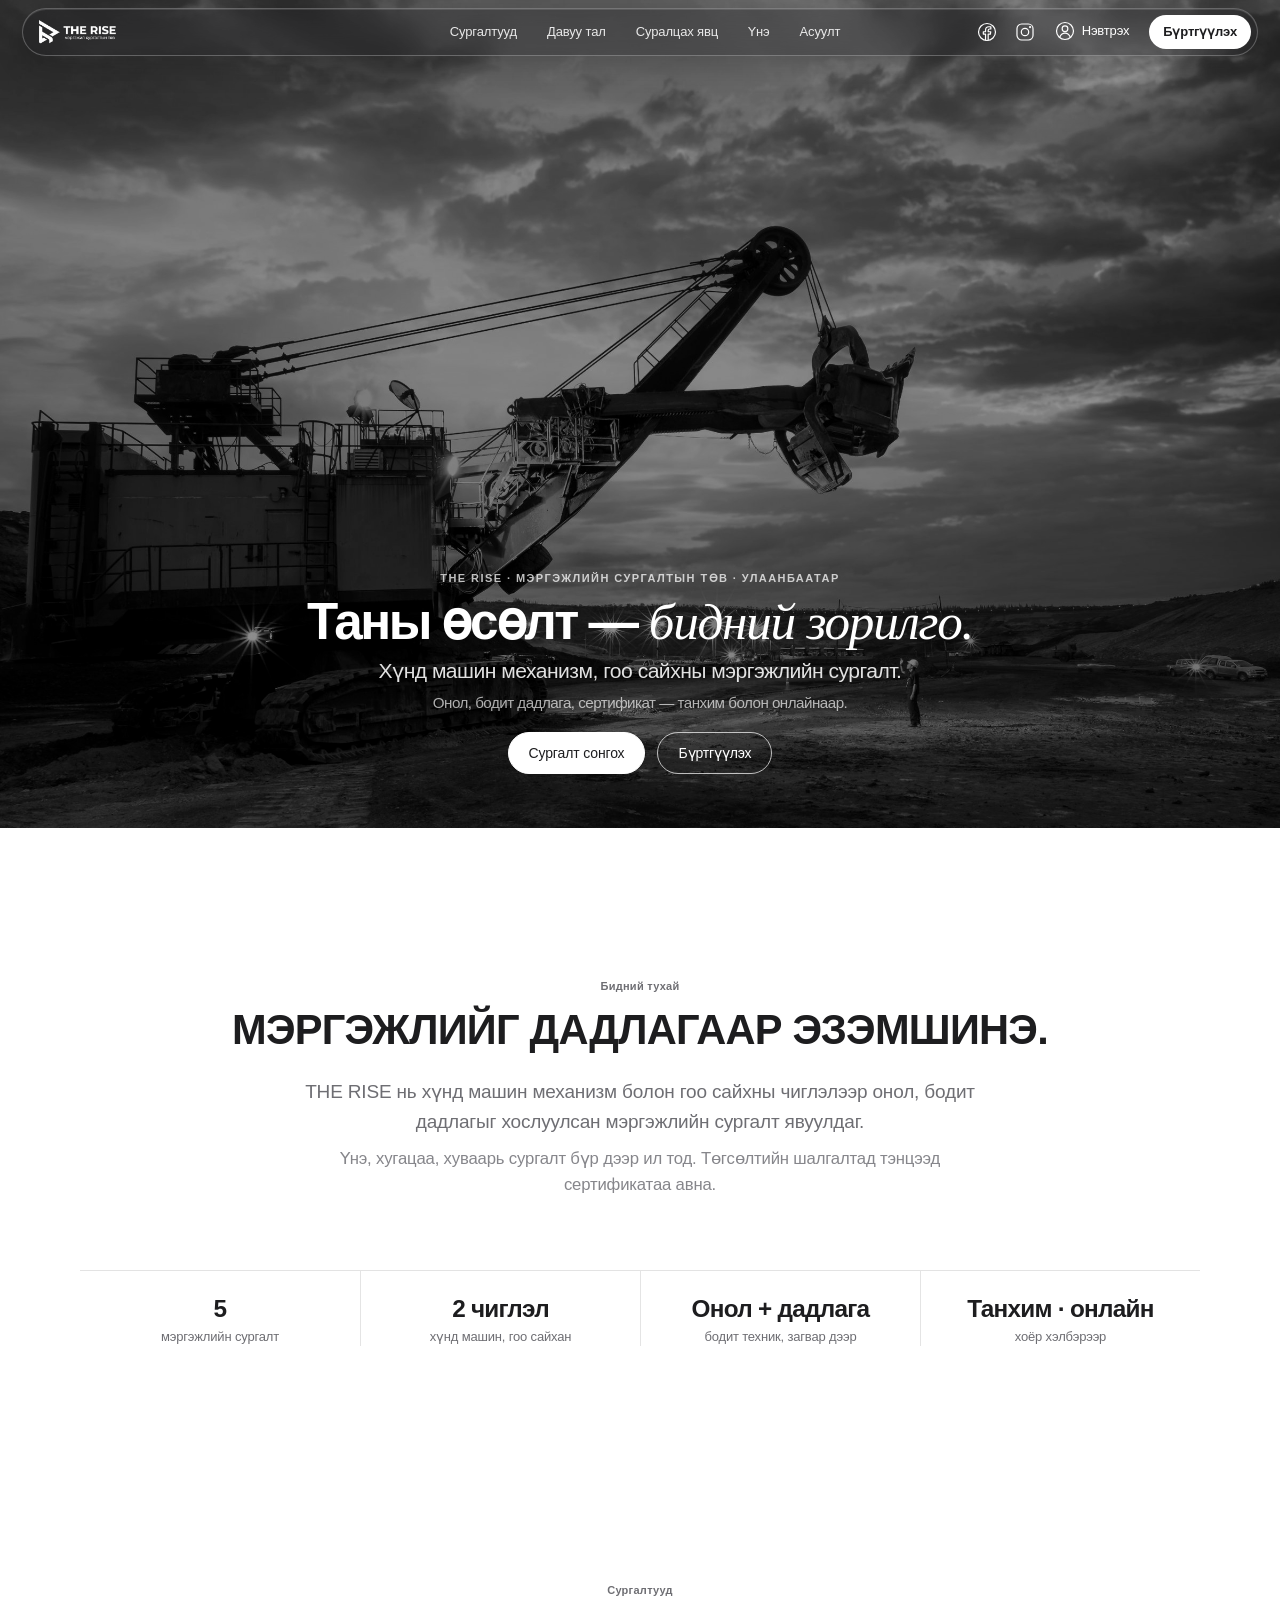
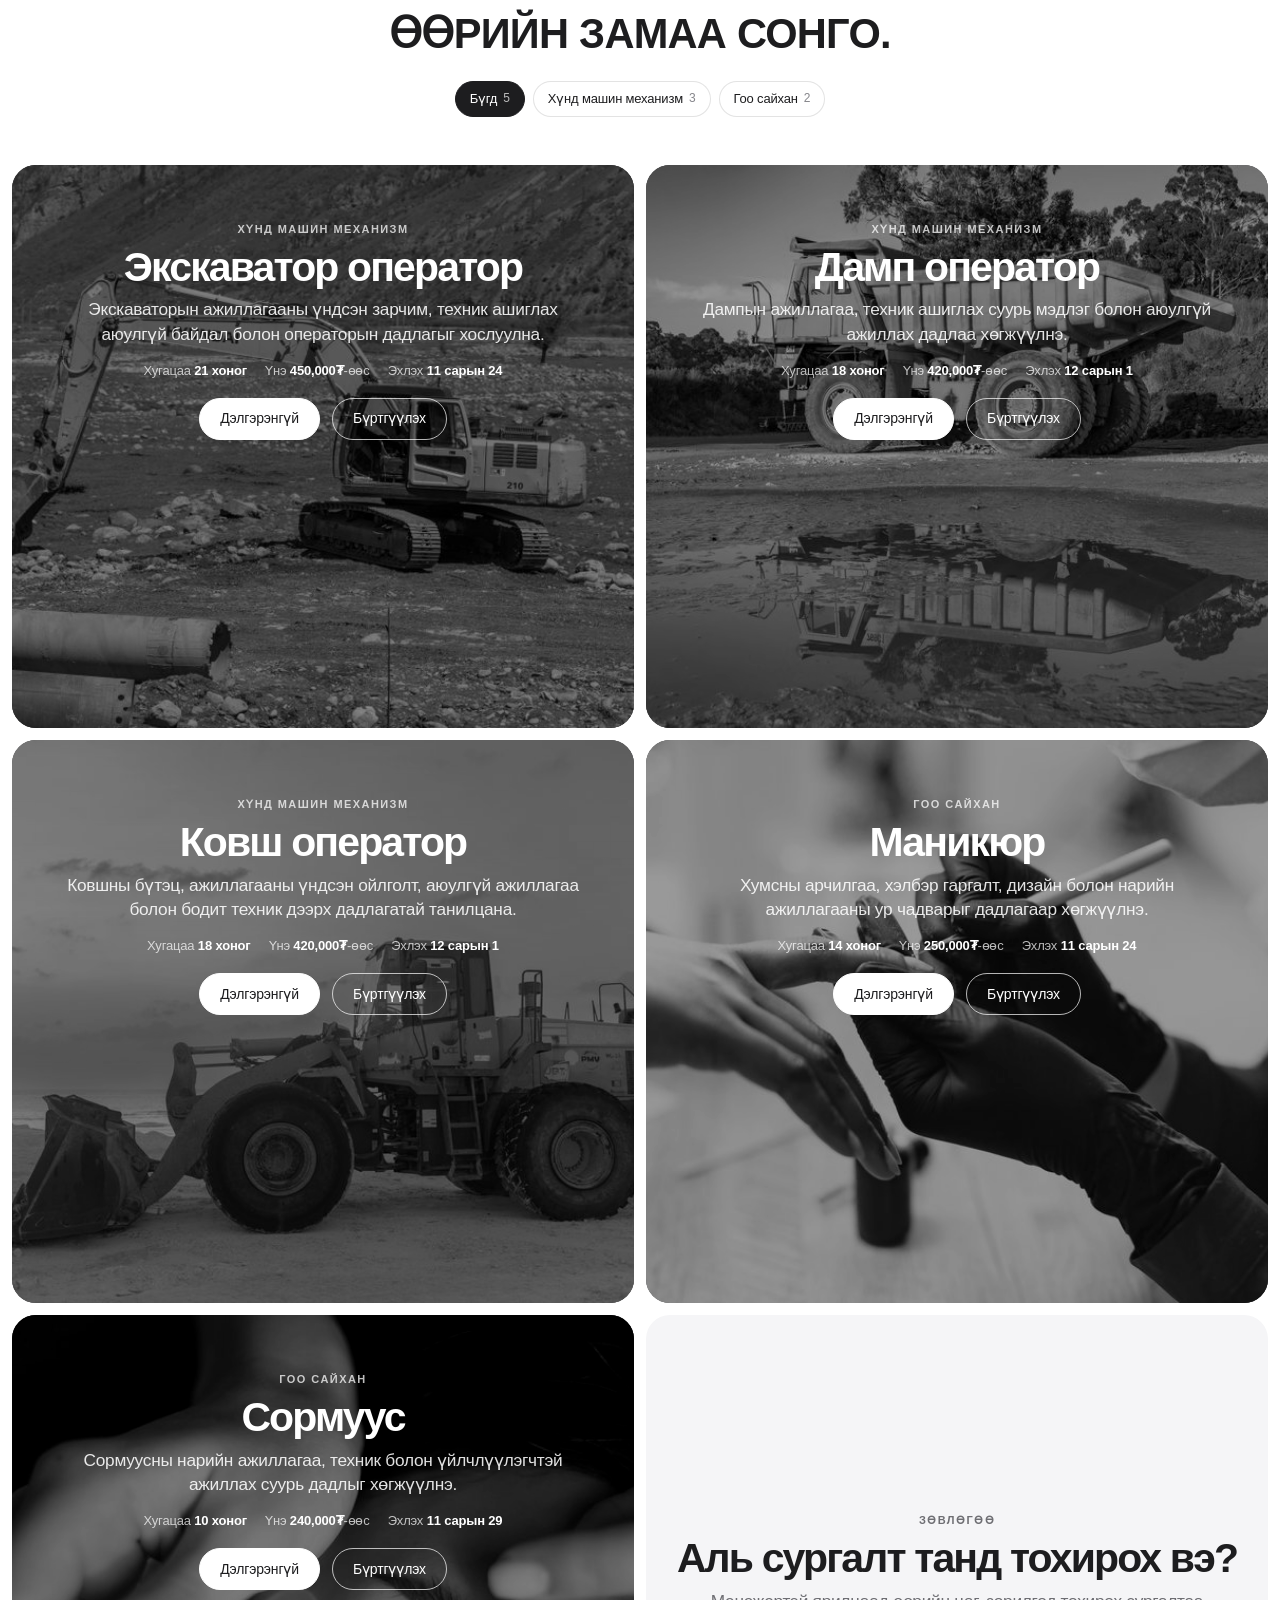
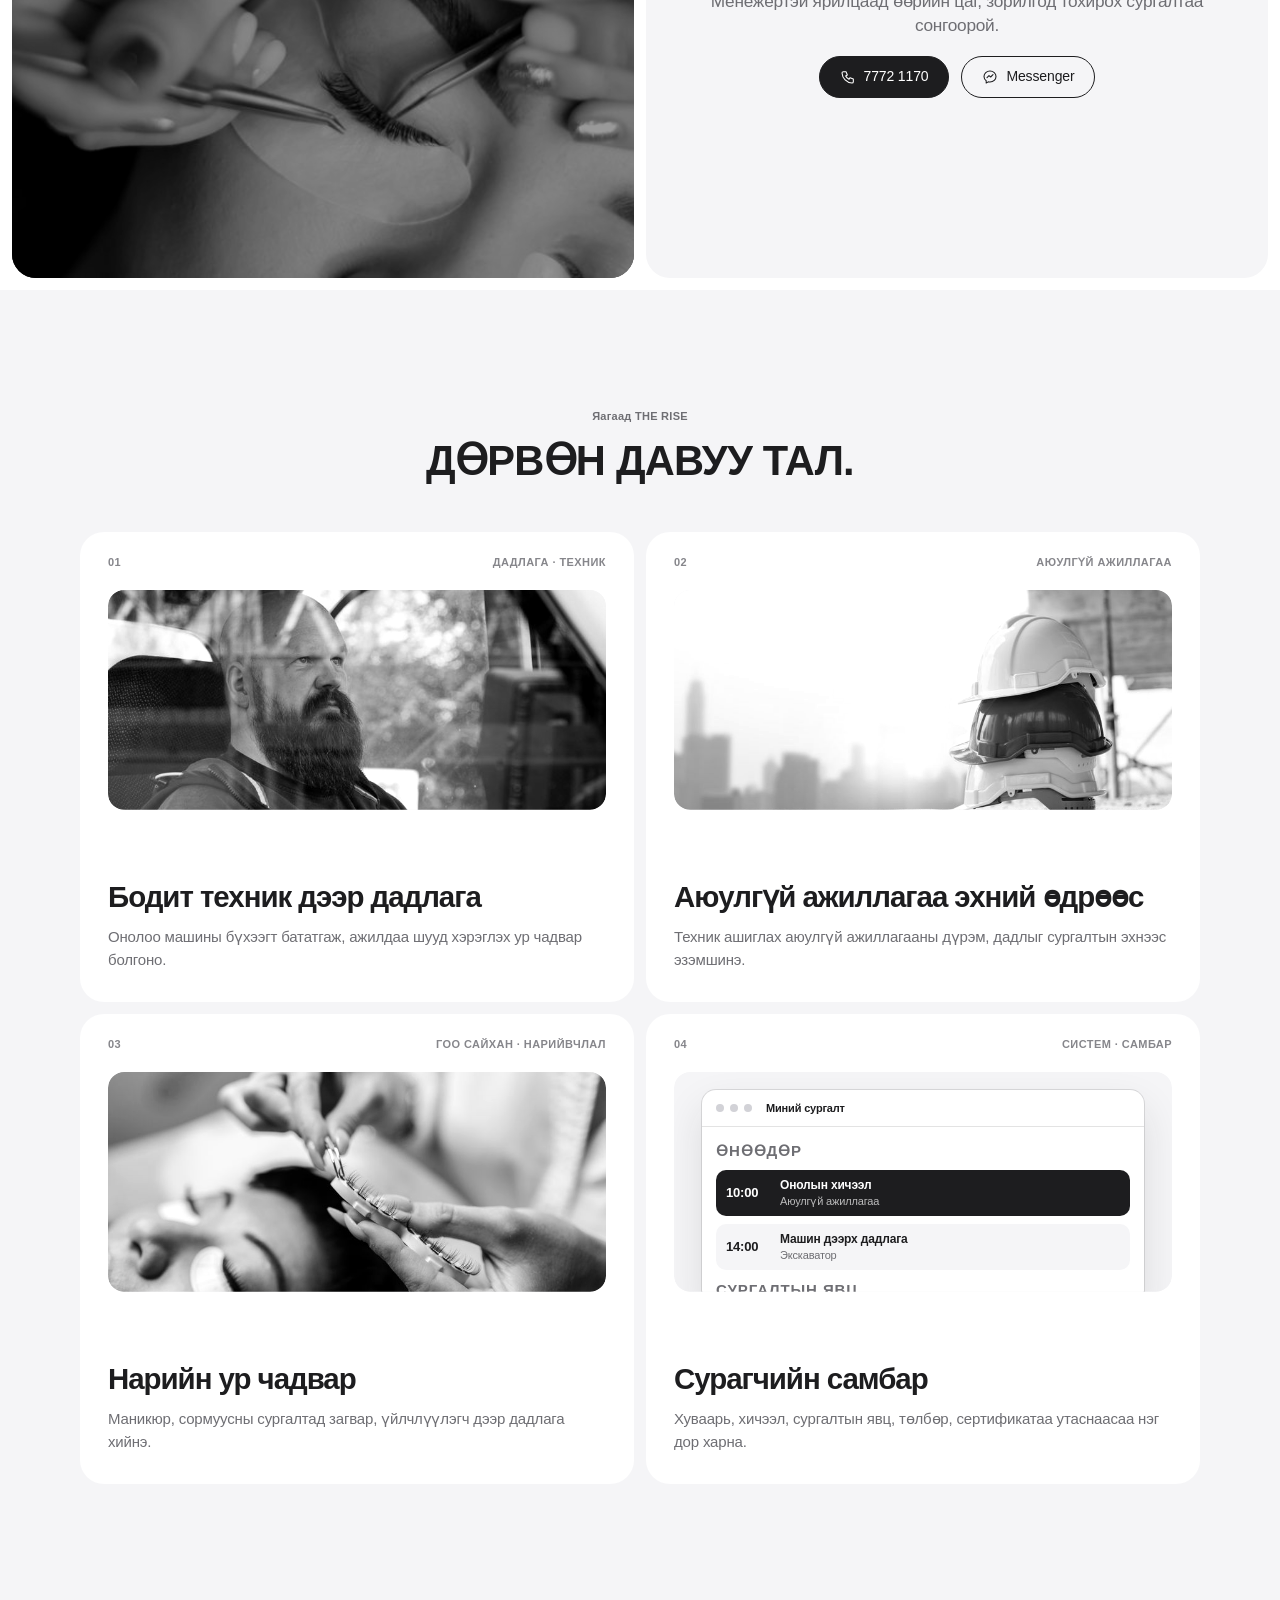
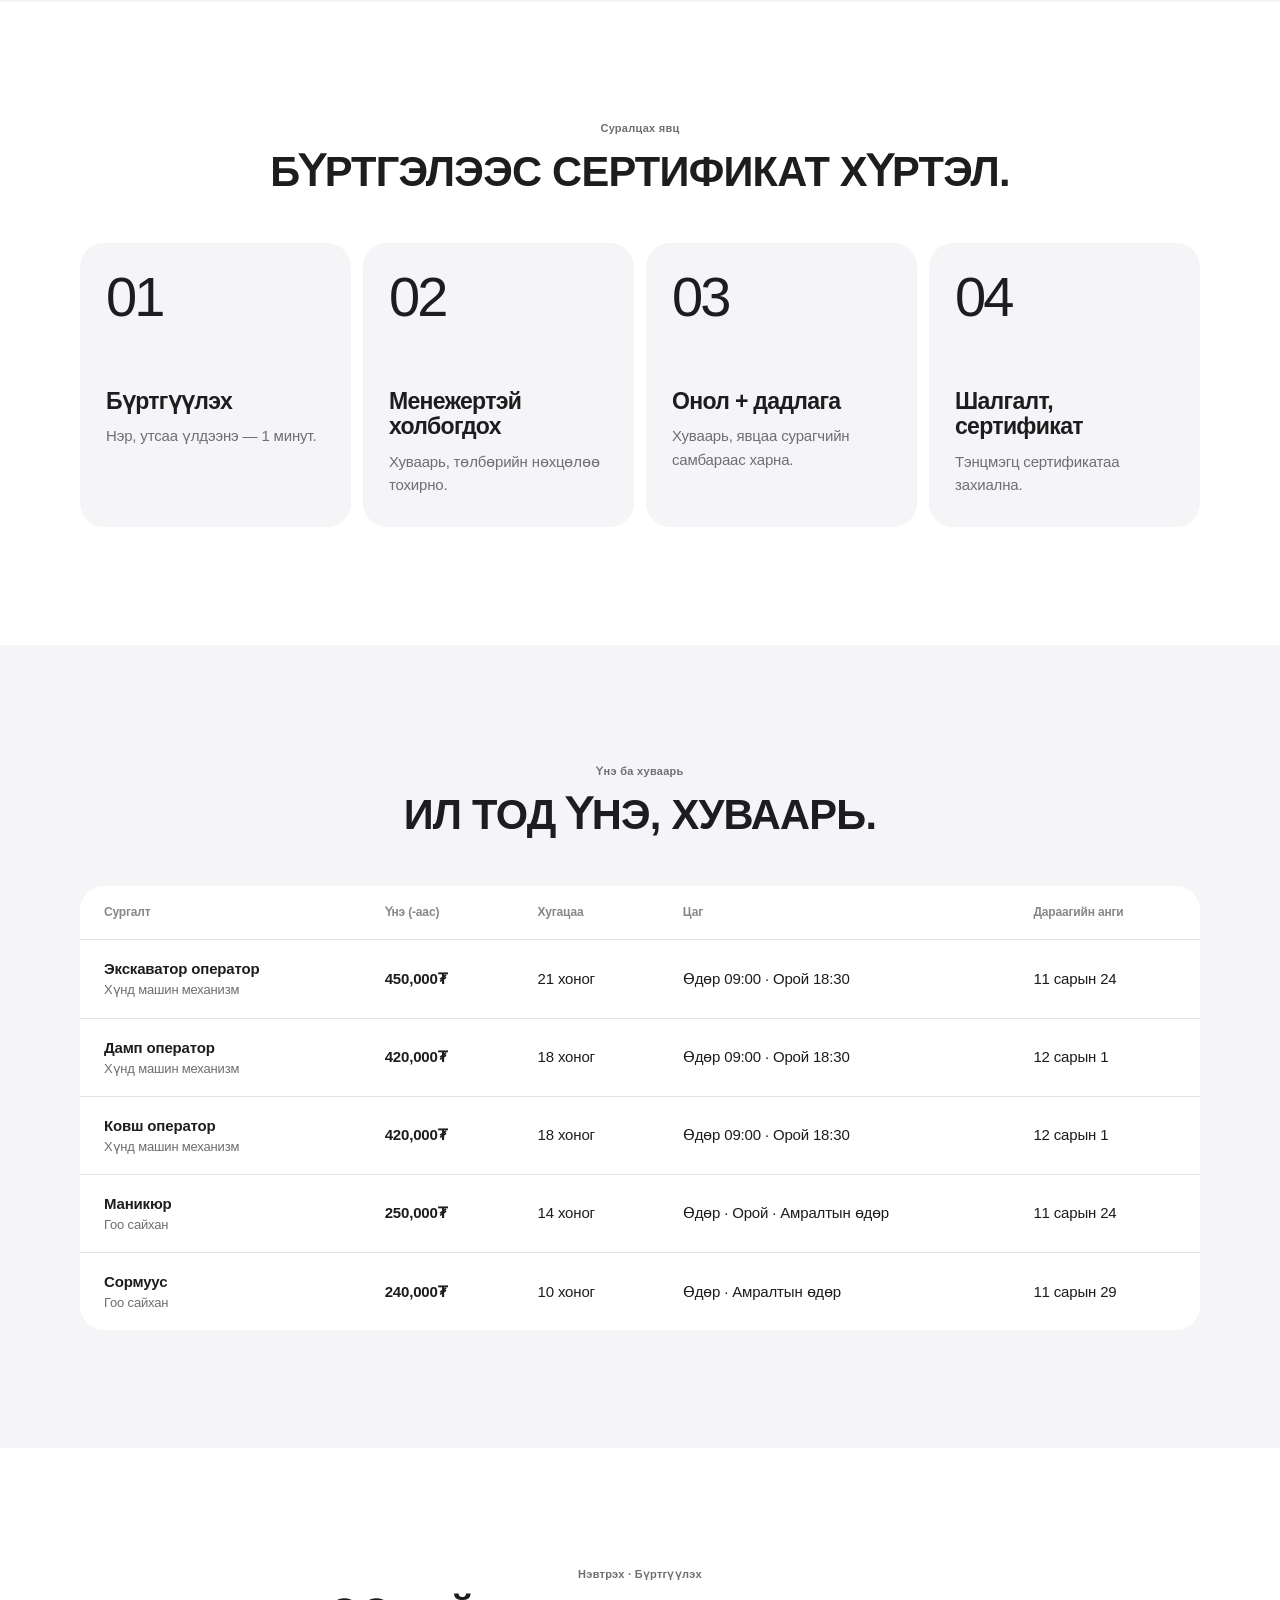
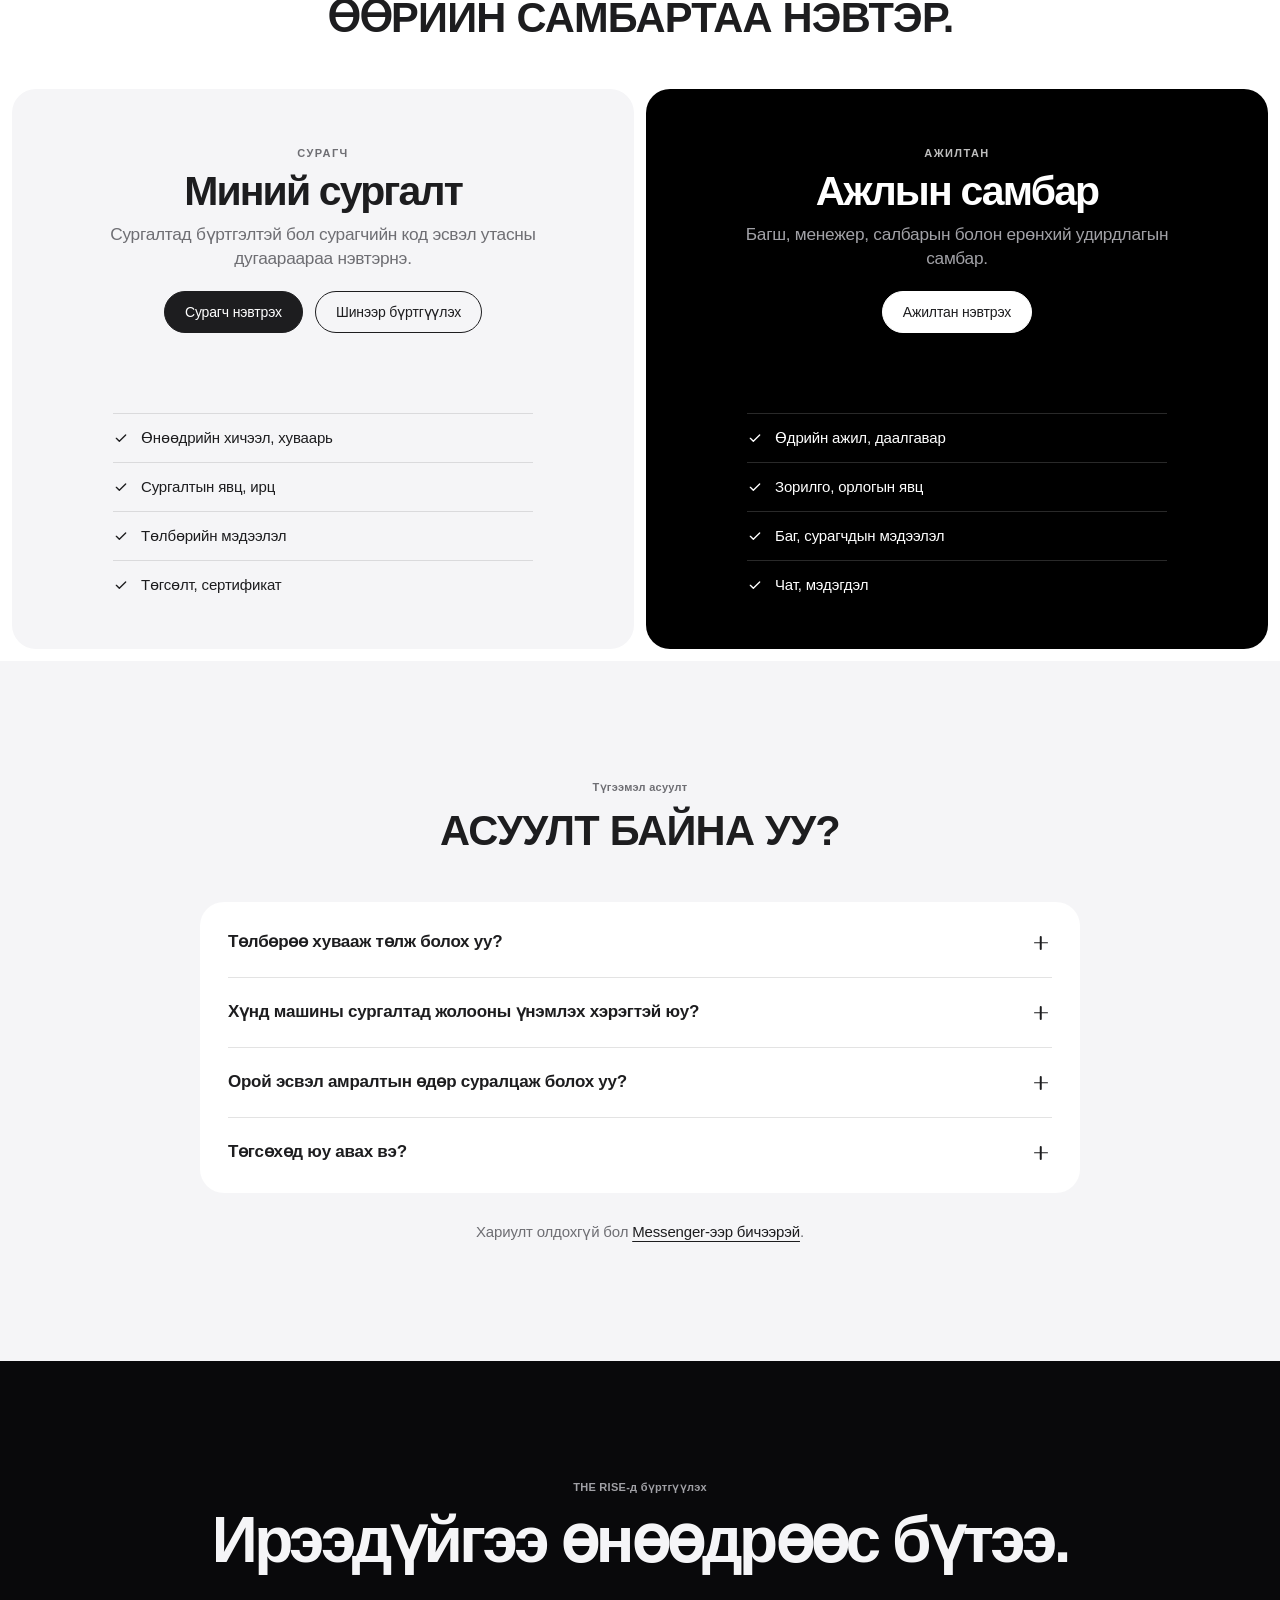
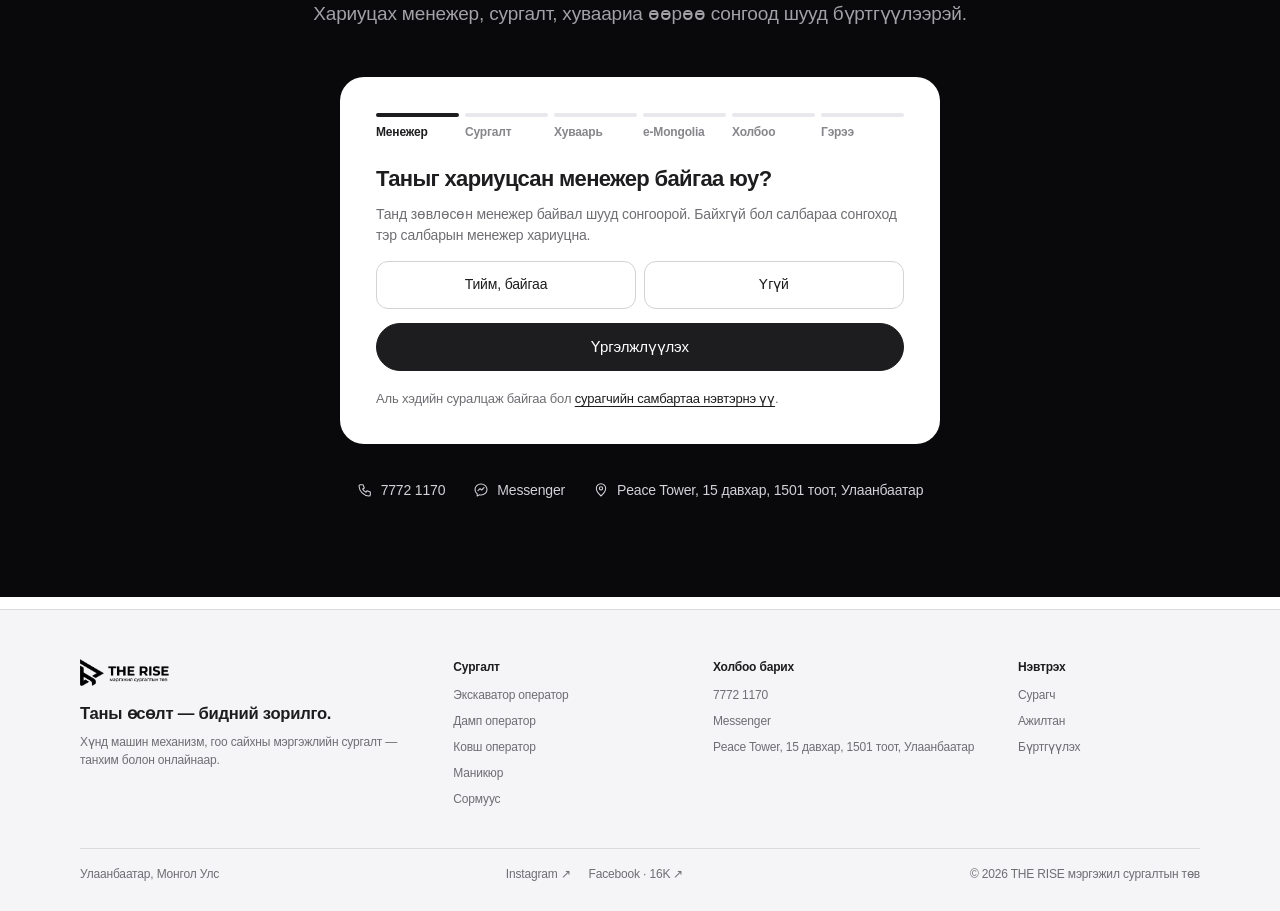
<file: index.html>
<!doctype html>
<html lang="mn">
<head>
<meta charset="utf-8">
<meta name="viewport" content="width=device-width,initial-scale=1,viewport-fit=cover">
<title>THE RISE — Хүнд машин, гоо сайхны мэргэжлийн сургалт</title>
<meta name="description" content="Экскаватор, дамп, ковш оператор, маникюр, сормуусны сургалт. Үнэ, хугацаа, хуваарь ил тод. Бодит дадлага, сертификат.">
<link rel="canonical" href="https://gamu666.github.io/rise/">
<meta property="og:type" content="website">
<meta property="og:locale" content="mn_MN">
<meta property="og:site_name" content="THE RISE мэргэжил сургалтын төв">
<meta property="og:url" content="https://gamu666.github.io/rise/">
<meta property="og:title" content="THE RISE — Хүнд машин, гоо сайхны мэргэжлийн сургалт">
<meta property="og:description" content="Экскаватор, дамп, ковш оператор, маникюр, сормуусны сургалт. Үнэ, хугацаа, хуваарь ил тод. Бодит дадлага, сертификат.">
<meta property="og:image" content="https://gamu666.github.io/rise/assets/photos/hero-mining-shovel-1200.jpg">
<meta property="og:image:width" content="1200">
<meta property="og:image:height" content="800">
<meta property="og:image:alt" content="Бүрэнхий үеийн уурхайд ажиллаж буй том экскаватор">
<meta name="twitter:card" content="summary_large_image">
<meta name="theme-color" content="#000000">
<link rel="icon" href="assets/favicon.svg">
<link rel="preload" as="image" href="assets/photos/hero-mining-shovel-1200.jpg" imagesrcset="assets/photos/hero-mining-shovel-1200.jpg 1200w, assets/photos/hero-mining-shovel-2400.jpg 2400w" imagesizes="100vw" fetchpriority="high">
<link rel="stylesheet" href="site.css?v=site15">
<script defer src="site.js?v=site15"></script>
<script type="application/ld+json">{"@context":"https://schema.org","@type":"EducationalOrganization","name":"THE RISE мэргэжил сургалтын төв","telephone":"7772 1170","address":"Peace Tower, 15 давхар, 1501 тоот, Улаанбаатар","sameAs":["https://www.facebook.com/EDURISE.MN","https://www.instagram.com/the.rise.official"]}</script>
</head>
<body class="home" data-page="home">
<a class="skip" href="#main">Үндсэн агуулга руу</a>
<header class="hdr" data-hdr>
 <div class="hdr-pill">
  <a class="brand" href="index.html" aria-label="THE RISE нүүр хуудас"><img src="assets/figma/rise.png" alt="THE RISE" width="99" height="33"></a>
  <nav class="nav" id="site-menu" aria-label="Үндсэн цэс">
   <a href="#surgalt">Сургалтууд</a><a href="#davuu">Давуу тал</a><a href="#yavts">Суралцах явц</a><a href="#une">Үнэ</a><a href="#asuult">Асуулт</a>
   <span class="nav-login"><a href="staff.html#student"><svg class="i" aria-hidden="true"><use href="#i-cap"/></svg>Сурагч нэвтрэх</a><a href="staff.html"><svg class="i" aria-hidden="true"><use href="#i-brief"/></svg>Ажилтан нэвтрэх</a></span>
  </nav>
  <div class="hdr-act">
   <a class="hicon social" href="https://www.facebook.com/EDURISE.MN" target="_blank" rel="noopener" aria-label="Facebook"><svg class="i" aria-hidden="true"><use href="#i-fb"/></svg></a>
   <a class="hicon social" href="https://www.instagram.com/the.rise.official" target="_blank" rel="noopener" aria-label="Instagram"><svg class="i" aria-hidden="true"><use href="#i-ig"/></svg></a>
   <div class="login" data-login>
    <button class="login-btn" type="button" aria-expanded="false" aria-controls="login-menu"><svg class="i" aria-hidden="true"><use href="#i-user"/></svg><span>Нэвтрэх</span></button>
    <div class="login-menu" id="login-menu" hidden>
     <a href="staff.html#student"><svg class="i" aria-hidden="true"><use href="#i-cap"/></svg><span><strong>Сурагч</strong><small>Хичээл, хуваарь, төлбөр, сертификат</small></span></a>
     <a href="staff.html"><svg class="i" aria-hidden="true"><use href="#i-brief"/></svg><span><strong>Ажилтан</strong><small>Багш, менежер, удирдлагын самбар</small></span></a>
    </div>
   </div>
   <a class="nav-cta" href="#burtguuleh">Бүртгүүлэх</a>
   <button class="menu" type="button" aria-expanded="false" aria-controls="site-menu" aria-label="Цэс"><svg class="i i-open" aria-hidden="true"><use href="#i-menu"/></svg><svg class="i i-close" aria-hidden="true"><use href="#i-close"/></svg></button>
  </div>
 </div>
</header>
<main id="main">
 <section class="hero" data-theme="dark" aria-labelledby="hero-title">
  <img class="ph hero-bg" src="assets/photos/hero-mining-shovel-1200.jpg" srcset="assets/photos/hero-mining-shovel-1200.jpg 1200w, assets/photos/hero-mining-shovel-2400.jpg 2400w" sizes="100vw" width="2400" height="1600" alt="Бүрэнхий үеийн уурхайд ажиллаж буй том экскаватор" fetchpriority="high" style="object-position:38% 50%">
  <span class="veil" aria-hidden="true"></span>
  <div class="hero-copy">
   <p class="eyebrow">THE RISE · Мэргэжлийн сургалтын төв · Улаанбаатар</p>
   <h1 id="hero-title" aria-label="Таны өсөлт — бидний зорилго."><span aria-hidden="true"><span class="w"><span class="wi" style="--i:0">Таны</span></span> <span class="w"><span class="wi" style="--i:1">өсөлт</span></span> <span class="w"><span class="wi" style="--i:2">—</span></span> <span class="w"><span class="wi" style="--i:3"><em>бидний</em></span></span> <span class="w"><span class="wi" style="--i:4"><em>зорилго.</em></span></span></span></h1>
   <p class="hero-desc">Хүнд машин механизм, гоо сайхны мэргэжлийн сургалт.<span>Онол, бодит дадлага, сертификат — танхим болон онлайнаар.</span></p>
   <div class="actions"><a class="btn white" href="#surgalt">Сургалт сонгох</a><a class="btn outline-white" href="#burtguuleh">Бүртгүүлэх</a></div>
  </div>
 </section>

 <section class="statement" id="tuhai" aria-labelledby="about-title">
  <div class="statement-in" data-reveal>
   <p class="eyebrow">Бидний тухай</p>
   <h2 id="about-title" aria-label="Мэргэжлийг дадлагаар эзэмшинэ."><span aria-hidden="true"><span class="w"><span class="wi" style="--i:0">Мэргэжлийг</span></span> <span class="w"><span class="wi" style="--i:1">дадлагаар</span></span> <span class="w"><span class="wi" style="--i:2">эзэмшинэ.</span></span></span></h2>
   <p class="lead">THE RISE нь хүнд машин механизм болон гоо сайхны чиглэлээр онол, бодит дадлагыг хослуулсан мэргэжлийн сургалт явуулдаг.<span>Үнэ, хугацаа, хуваарь сургалт бүр дээр ил тод. Төгсөлтийн шалгалтад тэнцээд сертификатаа авна.</span></p>
  </div>
  <dl class="stats shell" data-reveal>
   <div><dt>5</dt><dd>мэргэжлийн сургалт</dd></div>
   <div><dt>2 чиглэл</dt><dd>хүнд машин, гоо сайхан</dd></div>
   <div><dt>Онол + дадлага</dt><dd>бодит техник, загвар дээр</dd></div>
   <div><dt>Танхим · онлайн</dt><dd>хоёр хэлбэрээр</dd></div>
  </dl>
 </section>

 <section class="tiles-sec" id="surgalt" aria-labelledby="courses-title">
  <div class="sec-h shell" data-reveal>
   <p class="eyebrow">Сургалтууд</p><h2 id="courses-title" aria-label="Өөрийн замаа сонго."><span aria-hidden="true"><span class="w"><span class="wi" style="--i:0">Өөрийн</span></span> <span class="w"><span class="wi" style="--i:1">замаа</span></span> <span class="w"><span class="wi" style="--i:2">сонго.</span></span></span></h2>
   <div class="chips" role="group" aria-label="Чиглэлээр шүүх"><button type="button" data-filter="all" aria-pressed="true">Бүгд <span>5</span></button><button type="button" data-filter="heavy" aria-pressed="false">Хүнд машин механизм <span>3</span></button><button type="button" data-filter="beauty" aria-pressed="false">Гоо сайхан <span>2</span></button></div>
  </div>
  <div class="tiles"><article class="tile" data-track="heavy" data-reveal>
 <img class="ph tile-bg" src="assets/photos/course-excavator-800.jpg" srcset="assets/photos/course-excavator-800.jpg 800w, assets/photos/course-excavator-1600.jpg 1600w" sizes="(max-width: 900px) 100vw, 50vw" width="1600" height="1068" alt="Уулын бэлд ажиллаж буй гинжит экскаватор" loading="lazy" decoding="async" style="object-position:55% 60%">
 <span class="veil" aria-hidden="true"></span>
 <div class="tile-copy">
  <p class="eyebrow">Хүнд машин механизм</p>
  <h3>Экскаватор оператор</h3>
  <p class="tile-sub">Экскаваторын ажиллагааны үндсэн зарчим, техник ашиглах аюулгүй байдал болон операторын дадлагыг хослуулна.</p>
  <p class="tile-meta"><span>Хугацаа <b><span class="s">21 хоног</span></b></span><span>Үнэ <b><span class="s">450,000₮</span></b>-өөс</span><span>Эхлэх <b><span class="s">11 сарын 24</span></b></span></p>
  <div class="actions"><a class="btn white" href="surgalt/ekskavator.html">Дэлгэрэнгүй</a><a class="btn outline-white" href="surgalt/ekskavator.html#burtguuleh">Бүртгүүлэх</a></div>
 </div>
</article><article class="tile" data-track="heavy" data-reveal>
 <img class="ph tile-bg" src="assets/photos/course-dump-truck-800.jpg" srcset="assets/photos/course-dump-truck-800.jpg 800w, assets/photos/course-dump-truck-1600.jpg 1600w" sizes="(max-width: 900px) 100vw, 50vw" width="1600" height="1067" alt="Уурхайн шар дамп машин" loading="lazy" decoding="async" style="object-position:45% 45%">
 <span class="veil" aria-hidden="true"></span>
 <div class="tile-copy">
  <p class="eyebrow">Хүнд машин механизм</p>
  <h3>Дамп оператор</h3>
  <p class="tile-sub">Дампын ажиллагаа, техник ашиглах суурь мэдлэг болон аюулгүй ажиллах дадлаа хөгжүүлнэ.</p>
  <p class="tile-meta"><span>Хугацаа <b><span class="s">18 хоног</span></b></span><span>Үнэ <b><span class="s">420,000₮</span></b>-өөс</span><span>Эхлэх <b><span class="s">12 сарын 1</span></b></span></p>
  <div class="actions"><a class="btn white" href="surgalt/damp.html">Дэлгэрэнгүй</a><a class="btn outline-white" href="surgalt/damp.html#burtguuleh">Бүртгүүлэх</a></div>
 </div>
</article><article class="tile" data-track="heavy" data-reveal>
 <img class="ph tile-bg" src="assets/photos/course-wheel-loader-800.jpg" srcset="assets/photos/course-wheel-loader-800.jpg 800w, assets/photos/course-wheel-loader-1600.jpg 1600w" sizes="(max-width: 900px) 100vw, 50vw" width="1600" height="1067" alt="Нар жаргах үеийн дугуйт ковш" loading="lazy" decoding="async" style="object-position:50% 62%">
 <span class="veil" aria-hidden="true"></span>
 <div class="tile-copy">
  <p class="eyebrow">Хүнд машин механизм</p>
  <h3>Ковш оператор</h3>
  <p class="tile-sub">Ковшны бүтэц, ажиллагааны үндсэн ойлголт, аюулгүй ажиллагаа болон бодит техник дээрх дадлагатай танилцана.</p>
  <p class="tile-meta"><span>Хугацаа <b><span class="s">18 хоног</span></b></span><span>Үнэ <b><span class="s">420,000₮</span></b>-өөс</span><span>Эхлэх <b><span class="s">12 сарын 1</span></b></span></p>
  <div class="actions"><a class="btn white" href="surgalt/kovsh.html">Дэлгэрэнгүй</a><a class="btn outline-white" href="surgalt/kovsh.html#burtguuleh">Бүртгүүлэх</a></div>
 </div>
</article><article class="tile" data-track="beauty" data-reveal>
 <img class="ph tile-bg" src="assets/photos/course-manicure-800.jpg" srcset="assets/photos/course-manicure-800.jpg 800w, assets/photos/course-manicure-1600.jpg 1600w" sizes="(max-width: 900px) 100vw, 50vw" width="1600" height="1067" alt="Маникюрын мастер хумс арчилж буй нь" loading="lazy" decoding="async" style="object-position:55% 50%">
 <span class="veil" aria-hidden="true"></span>
 <div class="tile-copy">
  <p class="eyebrow">Гоо сайхан</p>
  <h3>Маникюр</h3>
  <p class="tile-sub">Хумсны арчилгаа, хэлбэр гаргалт, дизайн болон нарийн ажиллагааны ур чадварыг дадлагаар хөгжүүлнэ.</p>
  <p class="tile-meta"><span>Хугацаа <b><span class="s">14 хоног</span></b></span><span>Үнэ <b><span class="s">250,000₮</span></b>-өөс</span><span>Эхлэх <b><span class="s">11 сарын 24</span></b></span></p>
  <div class="actions"><a class="btn white" href="surgalt/manikyur.html">Дэлгэрэнгүй</a><a class="btn outline-white" href="surgalt/manikyur.html#burtguuleh">Бүртгүүлэх</a></div>
 </div>
</article><article class="tile" data-track="beauty" data-reveal>
 <img class="ph tile-bg" src="assets/photos/course-lash-800.jpg" srcset="assets/photos/course-lash-800.jpg 800w, assets/photos/course-lash-1600.jpg 1600w" sizes="(max-width: 900px) 100vw, 50vw" width="1600" height="1067" alt="Сормуус суулгаж буй ойрын зураг" loading="lazy" decoding="async" style="object-position:50% 45%">
 <span class="veil" aria-hidden="true"></span>
 <div class="tile-copy">
  <p class="eyebrow">Гоо сайхан</p>
  <h3>Сормуус</h3>
  <p class="tile-sub">Сормуусны нарийн ажиллагаа, техник болон үйлчлүүлэгчтэй ажиллах суурь дадлыг хөгжүүлнэ.</p>
  <p class="tile-meta"><span>Хугацаа <b><span class="s">10 хоног</span></b></span><span>Үнэ <b><span class="s">240,000₮</span></b>-өөс</span><span>Эхлэх <b><span class="s">11 сарын 29</span></b></span></p>
  <div class="actions"><a class="btn white" href="surgalt/sormuus.html">Дэлгэрэнгүй</a><a class="btn outline-white" href="surgalt/sormuus.html#burtguuleh">Бүртгүүлэх</a></div>
 </div>
</article><article class="tile tile-help" data-reveal>
 <div class="tile-copy">
  <p class="eyebrow">Зөвлөгөө</p>
  <h3>Аль сургалт танд тохирох вэ?</h3>
  <p class="tile-sub">Менежертэй ярилцаад өөрийн цаг, зорилгод тохирох сургалтаа сонгоорой.</p>
  <div class="actions"><a class="btn" href="tel:77721170"><svg class="i" aria-hidden="true"><use href="#i-phone"/></svg>7772 1170</a><a class="btn outline" href="https://m.me/EDURISE.MN" target="_blank" rel="noopener"><svg class="i" aria-hidden="true"><use href="#i-msg"/></svg>Messenger</a></div>
 </div>
</article></div>
 </section>

 <section class="principles" id="davuu" aria-labelledby="why-title">
  <div class="sec-h shell" data-reveal><p class="eyebrow">Яагаад THE RISE</p><h2 id="why-title" aria-label="Дөрвөн давуу тал."><span aria-hidden="true"><span class="w"><span class="wi" style="--i:0">Дөрвөн</span></span> <span class="w"><span class="wi" style="--i:1">давуу</span></span> <span class="w"><span class="wi" style="--i:2">тал.</span></span></span></h2></div>
  <div class="card-grid shell">
   <article class="pcard" data-reveal>
    <div class="pcard-meta"><span>01</span><span>Дадлага · Техник</span></div>
    <div class="pcard-visual"><img class="ph" src="assets/photos/practice-operator-cab-700.jpg" srcset="assets/photos/practice-operator-cab-700.jpg 700w, assets/photos/practice-operator-cab-1200.jpg 1200w" sizes="(max-width: 900px) 100vw, 560px" width="1200" height="1766" alt="Хүнд машины бүхээгт удирдлагын хөшүүрэг барьсан оператор" loading="lazy" decoding="async" style="object-position:50% 30%"></div>
    <div class="pcard-copy"><h3>Бодит техник дээр дадлага</h3><p>Онолоо машины бүхээгт бататгаж, ажилдаа шууд хэрэглэх ур чадвар болгоно.</p></div>
   </article>
   <article class="pcard" data-reveal>
    <div class="pcard-meta"><span>02</span><span>Аюулгүй ажиллагаа</span></div>
    <div class="pcard-visual"><img class="ph" src="assets/photos/safety-hard-hats-800.jpg" srcset="assets/photos/safety-hard-hats-800.jpg 800w, assets/photos/safety-hard-hats-1400.jpg 1400w" sizes="(max-width: 900px) 100vw, 560px" width="1400" height="933" alt="Барилгын талбай дээрх хамгаалалтын малгайнууд" loading="lazy" decoding="async"></div>
    <div class="pcard-copy"><h3>Аюулгүй ажиллагаа эхний өдрөөс</h3><p>Техник ашиглах аюулгүй ажиллагааны дүрэм, дадлыг сургалтын эхнээс эзэмшинэ.</p></div>
   </article>
   <article class="pcard" data-reveal>
    <div class="pcard-meta"><span>03</span><span>Гоо сайхан · Нарийвчлал</span></div>
    <div class="pcard-visual"><img class="ph" src="assets/photos/beauty-lash-artist-800.jpg" srcset="assets/photos/beauty-lash-artist-800.jpg 800w, assets/photos/beauty-lash-artist-1600.jpg 1600w" sizes="(max-width: 900px) 100vw, 560px" width="1600" height="1067" alt="Сормуусны мастер үйлчлүүлэгчтэй ажиллаж буй нь" loading="lazy" decoding="async"></div>
    <div class="pcard-copy"><h3>Нарийн ур чадвар</h3><p>Маникюр, сормуусны сургалтад загвар, үйлчлүүлэгч дээр дадлага хийнэ.</p></div>
   </article>
   <article class="pcard" data-reveal>
    <div class="pcard-meta"><span>04</span><span>Систем · Самбар</span></div>
    <div class="pcard-visual"><div class="mock" aria-hidden="true">
 <div class="mock-bar"><i></i><i></i><i></i><span>Миний сургалт</span></div>
 <div class="mock-body">
  <p class="mock-h">Өнөөдөр</p>
  <div class="mock-row on"><b>10:00</b><span>Онолын хичээл<small>Аюулгүй ажиллагаа</small></span></div>
  <div class="mock-row"><b>14:00</b><span>Машин дээрх дадлага<small>Экскаватор</small></span></div>
  <p class="mock-h">Сургалтын явц</p>
  <div class="mock-track"><i></i></div>
 </div>
</div></div>
    <div class="pcard-copy"><h3>Сурагчийн самбар</h3><p>Хуваарь, хичээл, сургалтын явц, төлбөр, сертификатаа утаснаасаа нэг дор харна.</p></div>
   </article>
  </div>
 </section>

 <section class="steps-sec" id="yavts" aria-labelledby="steps-title">
  <div class="sec-h shell" data-reveal><p class="eyebrow">Суралцах явц</p><h2 id="steps-title" aria-label="Бүртгэлээс сертификат хүртэл."><span aria-hidden="true"><span class="w"><span class="wi" style="--i:0">Бүртгэлээс</span></span> <span class="w"><span class="wi" style="--i:1">сертификат</span></span> <span class="w"><span class="wi" style="--i:2">хүртэл.</span></span></span></h2></div>
  <ol class="steps shell"><li class="step" data-reveal><span class="num">01</span><h3>Бүртгүүлэх</h3><p>Нэр, утсаа үлдээнэ — 1 минут.</p></li><li class="step" data-reveal><span class="num">02</span><h3>Менежертэй холбогдох</h3><p>Хуваарь, төлбөрийн нөхцөлөө тохирно.</p></li><li class="step" data-reveal><span class="num">03</span><h3>Онол + дадлага</h3><p>Хуваарь, явцаа сурагчийн самбараас харна.</p></li><li class="step" data-reveal><span class="num">04</span><h3>Шалгалт, сертификат</h3><p>Тэнцмэгц сертификатаа захиална.</p></li></ol>
 </section>

 <section class="price-sec" id="une" aria-labelledby="price-title">
  <div class="sec-h shell" data-reveal><p class="eyebrow">Үнэ ба хуваарь</p><h2 id="price-title" aria-label="Ил тод үнэ, хуваарь."><span aria-hidden="true"><span class="w"><span class="wi" style="--i:0">Ил</span></span> <span class="w"><span class="wi" style="--i:1">тод</span></span> <span class="w"><span class="wi" style="--i:2">үнэ,</span></span> <span class="w"><span class="wi" style="--i:3">хуваарь.</span></span></span></h2></div>
  <div class="shell"><div class="table" data-reveal><table><thead><tr><th scope="col">Сургалт</th><th scope="col">Үнэ (-аас)</th><th scope="col">Хугацаа</th><th scope="col">Цаг</th><th scope="col">Дараагийн анги</th></tr></thead><tbody><tr><th scope="row"><a href="surgalt/ekskavator.html">Экскаватор оператор</a><small>Хүнд машин механизм</small></th><td class="num"><span class="s">450,000₮</span></td><td><span class="s">21 хоног</span></td><td><span class="s">Өдөр 09:00 · Орой 18:30</span></td><td><span class="s">11 сарын 24</span></td></tr><tr><th scope="row"><a href="surgalt/damp.html">Дамп оператор</a><small>Хүнд машин механизм</small></th><td class="num"><span class="s">420,000₮</span></td><td><span class="s">18 хоног</span></td><td><span class="s">Өдөр 09:00 · Орой 18:30</span></td><td><span class="s">12 сарын 1</span></td></tr><tr><th scope="row"><a href="surgalt/kovsh.html">Ковш оператор</a><small>Хүнд машин механизм</small></th><td class="num"><span class="s">420,000₮</span></td><td><span class="s">18 хоног</span></td><td><span class="s">Өдөр 09:00 · Орой 18:30</span></td><td><span class="s">12 сарын 1</span></td></tr><tr><th scope="row"><a href="surgalt/manikyur.html">Маникюр</a><small>Гоо сайхан</small></th><td class="num"><span class="s">250,000₮</span></td><td><span class="s">14 хоног</span></td><td><span class="s">Өдөр · Орой · Амралтын өдөр</span></td><td><span class="s">11 сарын 24</span></td></tr><tr><th scope="row"><a href="surgalt/sormuus.html">Сормуус</a><small>Гоо сайхан</small></th><td class="num"><span class="s">240,000₮</span></td><td><span class="s">10 хоног</span></td><td><span class="s">Өдөр · Амралтын өдөр</span></td><td><span class="s">11 сарын 29</span></td></tr></tbody></table></div></div>
 </section>

 <section class="portal-sec" id="nevtreh" aria-labelledby="portal-title">
  <div class="sec-h shell" data-reveal><p class="eyebrow">Нэвтрэх · Бүртгүүлэх</p><h2 id="portal-title" aria-label="Өөрийн самбартаа нэвтэр."><span aria-hidden="true"><span class="w"><span class="wi" style="--i:0">Өөрийн</span></span> <span class="w"><span class="wi" style="--i:1">самбартаа</span></span> <span class="w"><span class="wi" style="--i:2">нэвтэр.</span></span></span></h2></div>
  <div class="ptiles">
   <article class="ptile light" data-reveal>
    <p class="eyebrow">Сурагч</p>
    <h3>Миний сургалт</h3>
    <p class="tile-sub">Сургалтад бүртгэлтэй бол сурагчийн код эсвэл утасны дугаараараа нэвтэрнэ.</p>
    <div class="actions"><a class="btn" href="staff.html#student">Сурагч нэвтрэх</a><a class="btn outline" href="#burtguuleh">Шинээр бүртгүүлэх</a></div>
    <ul class="plist"><li><svg class="i" aria-hidden="true"><use href="#i-check"/></svg>Өнөөдрийн хичээл, хуваарь</li><li><svg class="i" aria-hidden="true"><use href="#i-check"/></svg>Сургалтын явц, ирц</li><li><svg class="i" aria-hidden="true"><use href="#i-check"/></svg>Төлбөрийн мэдээлэл</li><li><svg class="i" aria-hidden="true"><use href="#i-check"/></svg>Төгсөлт, сертификат</li></ul>
   </article>
   <article class="ptile dark" data-reveal>
    <p class="eyebrow">Ажилтан</p>
    <h3>Ажлын самбар</h3>
    <p class="tile-sub">Багш, менежер, салбарын болон ерөнхий удирдлагын самбар.</p>
    <div class="actions"><a class="btn white" href="staff.html">Ажилтан нэвтрэх</a></div>
    <ul class="plist"><li><svg class="i" aria-hidden="true"><use href="#i-check"/></svg>Өдрийн ажил, даалгавар</li><li><svg class="i" aria-hidden="true"><use href="#i-check"/></svg>Зорилго, орлогын явц</li><li><svg class="i" aria-hidden="true"><use href="#i-check"/></svg>Баг, сурагчдын мэдээлэл</li><li><svg class="i" aria-hidden="true"><use href="#i-check"/></svg>Чат, мэдэгдэл</li></ul>
   </article>
  </div>
 </section>

 <section class="faq-sec gray" id="asuult" aria-labelledby="faq-title">
 <div class="shell">
  <div class="sec-h" data-reveal><p class="eyebrow">Түгээмэл асуулт</p><h2 id="faq-title" aria-label="Асуулт байна уу?"><span aria-hidden="true"><span class="w"><span class="wi" style="--i:0">Асуулт</span></span> <span class="w"><span class="wi" style="--i:1">байна</span></span> <span class="w"><span class="wi" style="--i:2">уу?</span></span></span></h2></div>
  <div class="faq" data-reveal><details><summary>Төлбөрөө хувааж төлж болох уу?<span class="pm" aria-hidden="true"></span></summary><p><span class="s">Болно. Сургалтын төлбөрийг 2 хувааж (50% / 50%) төлөх боломжтой.</span></p></details><details><summary>Хүнд машины сургалтад жолооны үнэмлэх хэрэгтэй юу?<span class="pm" aria-hidden="true"></span></summary><p><span class="s">Шаардлагагүй. 18-аас дээш нас, иргэний үнэмлэхтэй байхад хангалттай.</span></p></details><details><summary>Орой эсвэл амралтын өдөр суралцаж болох уу?<span class="pm" aria-hidden="true"></span></summary><p><span class="s">Хүнд машины сургалт өдөр, оройн ангитай. Beauty сургалт амралтын өдрийн ангитай.</span></p></details><details><summary>Төгсөхөд юу авах вэ?<span class="pm" aria-hidden="true"></span></summary><p><span class="s">Төгсөлтийн шалгалтад тэнцсэн суралцагчид THE RISE-ийн сертификат олгоно.</span></p></details></div>
  <p class="faq-more">Хариулт олдохгүй бол <a href="https://m.me/EDURISE.MN" target="_blank" rel="noopener">Messenger-ээр бичээрэй</a>.</p>
 </div>
</section>

 <section class="callout" id="burtguuleh" data-theme="dark" aria-labelledby="enroll-title">
 <div class="callout-copy" data-reveal>
  <p class="eyebrow">THE RISE-д бүртгүүлэх</p>
  <h2 id="enroll-title" aria-label="Ирээдүйгээ өнөөдрөөс бүтээ."><span aria-hidden="true"><span class="w"><span class="wi" style="--i:0">Ирээдүйгээ</span></span> <span class="w"><span class="wi" style="--i:1">өнөөдрөөс</span></span> <span class="w"><span class="wi" style="--i:2">бүтээ.</span></span></span></h2>
  <p class="lead">Хариуцах менежер, сургалт, хуваариа өөрөө сонгоод шууд бүртгүүлээрэй.</p>
 </div>
 <form class="leadform acct" id="lead-form" novalidate data-reveal>
 <ol class="acct-steps" aria-hidden="true"><li class="on">Менежер</li><li>Сургалт</li><li>Хуваарь</li><li>e-Mongolia</li><li>Холбоо</li><li>Гэрээ</li></ol>
 <div class="acct-step" data-step="1">
  <h3>Таныг хариуцсан менежер байгаа юу?</h3>
  <p>Танд зөвлөсөн менежер байвал шууд сонгоорой. Байхгүй бол салбараа сонгоход тэр салбарын менежер хариуцна.</p>
  <div class="acct-seg" role="radiogroup" aria-label="Хариуцсан менежер"><label><input type="radio" name="has" value="yes">Тийм, байгаа</label><label><input type="radio" name="has" value="no">Үгүй</label></div>
  <div class="acct-pick" data-pick="yes" hidden>
   <label class="acct-search"><svg viewBox="0 0 24 24" aria-hidden="true"><circle cx="11" cy="11" r="6.5"/><path d="m16 16 4 4"/></svg><input type="search" name="managerQuery" placeholder="Менежерийн нэрээр хайх" aria-label="Менежер хайх" autocomplete="off" enterkeyhint="search"></label>
   <div class="acct-managers" role="radiogroup" aria-label="Менежерүүд"></div>
   <p class="acct-empty" data-nomatch hidden>Ийм нэртэй менежер олдсонгүй.</p>
  </div>
  <div class="acct-pick" data-pick="no" hidden>
   <p class="acct-legend">Аль салбарт суралцах вэ?</p>
   <div class="acct-seg three" role="radiogroup" aria-label="Салбар" data-branches></div>
  </div>
  <p class="acct-empty" data-status role="status" hidden></p>
  <p class="err" role="alert" hidden></p>
  <div class="acct-row"><button class="btn" type="button" data-next>Үргэлжлүүлэх</button></div>
 </div>
 <div class="acct-step" data-step="2" hidden>
  <h3>Сургалтаа сонгоно уу</h3>
  <div class="acct-courses" role="radiogroup" aria-label="Сургалт"><label class="acct-course"><input type="radio" name="course" value="ekskavator" data-name="Экскаватор оператор"><strong>Экскаватор оператор</strong><span>Хүнд машин механизм</span></label><label class="acct-course"><input type="radio" name="course" value="damp" data-name="Дамп оператор"><strong>Дамп оператор</strong><span>Хүнд машин механизм</span></label><label class="acct-course"><input type="radio" name="course" value="kovsh" data-name="Ковш оператор"><strong>Ковш оператор</strong><span>Хүнд машин механизм</span></label><label class="acct-course"><input type="radio" name="course" value="manikyur" data-name="Маникюр"><strong>Маникюр</strong><span>Гоо сайхан</span></label><label class="acct-course"><input type="radio" name="course" value="sormuus" data-name="Сормуус"><strong>Сормуус</strong><span>Гоо сайхан</span></label></div>
  <p class="err" role="alert" hidden></p>
  <div class="acct-row"><button class="btn outline" type="button" data-back>Буцах</button><button class="btn" type="button" data-next>Үргэлжлүүлэх</button></div>
 </div>
 <div class="acct-step" data-step="3" hidden>
  <h3>Өөрийн хуваариа гаргана уу</h3>
  <p>Суралцах өдрүүдээ сонгоод өдөр бүрийн цагаа өөрөө тохируулна.</p>
  <div class="acct-days" role="group" aria-label="Суралцах өдрүүд"></div>
  <div class="acct-slots"></div>
  <p class="acct-sum" data-sum hidden></p>
  <button class="acct-link" type="button" data-same hidden>Эхний өдрийн цагийг бүх өдөрт хэрэглэх</button>
  <p class="err" role="alert" hidden></p>
  <div class="acct-row"><button class="btn outline" type="button" data-back>Буцах</button><button class="btn" type="button" data-next>Үргэлжлүүлэх</button></div>
 </div>
 <div class="acct-step" data-step="4" hidden>
  <h3>e-Mongolia-аас мэдээллээ авах</h3>
  <p>Данс нээхэд овог, нэр, регистрийн дугаараа гараар бичихгүй. e-Mongolia-аас шууд авснаар алдаагүй бүртгэгдэнэ. Бид зөвхөн дараах 3 мэдээллийг авна:</p>
  <ul class="acct-gives"><li><span>Регистрийн дугаар</span></li><li><span>Овог, нэр</span></li><li><span>Иргэний бүртгэлийн зураг<small>Таны дансны зураг болж, сурагчийн үнэмлэх, сертификатад хэвлэгдэнэ</small></span></li></ul>
  <p class="acct-fine">Үүнээс өөр мэдээлэл авахгүй. 18 нас хүрээгүй бол эцэг, эх эсвэл асран хамгаалагч нь өөрийн e-Mongolia-аар нэвтэрч, гэрээнд GSign-аар гарын үсэг зурна.</p>
  <button class="btn acct-provider" type="button" disabled aria-disabled="true"><span class="mark" aria-hidden="true">e</span>e-Mongolia-аар нэвтрэх<span class="acct-soon">Удахгүй</span></button>
  <p class="err" role="alert" hidden></p>
  <div class="acct-row"><button class="btn outline" type="button" data-back>Буцах</button><button class="btn" type="button" data-next>Алгасах</button></div>
 </div>
 <div class="acct-step" data-step="5" hidden>
  <h3>Холбоо барих мэдээлэл</h3>
  <p>Менежер тантай энэ утсаар холбогдоно.</p>
  <label>Овог, нэр<input name="name" autocomplete="name" required maxlength="60" placeholder="Таны нэр"></label>
  <label>Утасны дугаар<input name="phone" type="tel" inputmode="numeric" autocomplete="tel" required pattern="[0-9]{8}" maxlength="12" placeholder="8 оронтой дугаар"></label>
  <label class="hp" aria-hidden="true">Вэб хуудас<input name="website" tabindex="-1" autocomplete="off"></label>
  <p class="err" role="alert" hidden></p>
  <div class="acct-row"><button class="btn outline" type="button" data-back>Буцах</button><button class="btn" type="button" data-next>Үргэлжлүүлэх</button></div>
 </div>
 <div class="acct-step" data-step="6" hidden>
  <h3>Сургалтын гэрээ</h3>
  <p>Гэрээгээ GSign цахим гарын үсгээр онлайнаар байгуулна. Салбар дээр ирэх шаардлагагүй.</p>
  <article class="acct-contract"><strong>Гэрээний гол мэдээлэл</strong><dl><dt>Суралцагч</dt><dd data-c-name></dd><dt>Сургалт</dt><dd data-c-course></dd><dt>Хуваарь</dt><dd data-c-plan></dd><dt data-c-who>Хариуцах менежер</dt><dd data-c-manager></dd><dt>Төлбөр</dt><dd>Гэрээний хавсралтаар</dd></dl></article>
  <div class="acct-sign"><button class="btn acct-provider" type="button" disabled aria-disabled="true"><span class="mark" aria-hidden="true">G</span>GSign-аар гарын үсэг зурах<span class="acct-soon">Удахгүй</span></button></div>
  <p class="acct-fine">Алгасвал менежер тантай холбогдож гэрээг байгуулна.</p>
  <p class="err" role="alert" hidden></p>
  <div class="acct-row"><button class="btn outline" type="button" data-back>Буцах</button><button class="btn" type="submit">Алгасаад бүртгүүлэх</button></div>
 </div>
 <div class="done" hidden tabindex="-1">
  <strong><svg class="i" aria-hidden="true"><use href="#i-check"/></svg>Бүртгэгдлээ</strong>
  <p data-done-text></p>
  <ul class="acct-next"><li data-done-manager></li><li data-done-course></li><li data-done-plan></li><li class="wait">e-Mongolia-аас мэдээлэл авах — алгассан</li><li class="wait">GSign гэрээ — менежер тантай байгуулна</li></ul>
  <div class="actions start"><a class="btn" href="tel:77721170"><svg class="i" aria-hidden="true"><use href="#i-phone"/></svg>Залгах</a><a class="btn outline" href="https://m.me/EDURISE.MN" target="_blank" rel="noopener"><svg class="i" aria-hidden="true"><use href="#i-msg"/></svg>Messenger</a></div>
 </div>
 <div class="done fail" hidden tabindex="-1">
  <strong>Бүртгэл илгээгдсэнгүй</strong>
  <p data-fail-text>Холболт тасарсан байж магадгүй. Дахин оролдох эсвэл доорх аль нэгээр холбогдоорой.</p>
  <div class="actions start"><a class="btn" href="tel:77721170"><svg class="i" aria-hidden="true"><use href="#i-phone"/></svg>Залгах</a><a class="btn outline" href="https://m.me/EDURISE.MN" target="_blank" rel="noopener"><svg class="i" aria-hidden="true"><use href="#i-msg"/></svg>Messenger</a></div>
 </div>
 <p class="fine">Аль хэдийн суралцаж байгаа бол <a href="staff.html#student">сурагчийн самбартаа нэвтэрнэ үү</a>.</p>
</form>
 <ul class="contacts"><li><svg class="i" aria-hidden="true"><use href="#i-phone"/></svg><a href="tel:77721170">7772 1170</a></li><li><svg class="i" aria-hidden="true"><use href="#i-msg"/></svg><a href="https://m.me/EDURISE.MN" target="_blank" rel="noopener">Messenger</a></li><li><svg class="i" aria-hidden="true"><use href="#i-pin"/></svg><span>Peace Tower, 15 давхар, 1501 тоот, Улаанбаатар</span></li></ul>
</section>
</main>
<footer class="foot" id="holboo">
 <div class="shell">
  <div class="fgrid">
   <div class="foot-brand"><a href="index.html" aria-label="THE RISE нүүр хуудас"><img src="assets/figma/rise.png" alt="THE RISE" width="99" height="33"></a><p class="tagline">Таны өсөлт — бидний зорилго.</p><p>Хүнд машин механизм, гоо сайхны мэргэжлийн сургалт — танхим болон онлайнаар.</p></div>
   <div><h4>Сургалт</h4><ul><li><a href="surgalt/ekskavator.html">Экскаватор оператор</a></li><li><a href="surgalt/damp.html">Дамп оператор</a></li><li><a href="surgalt/kovsh.html">Ковш оператор</a></li><li><a href="surgalt/manikyur.html">Маникюр</a></li><li><a href="surgalt/sormuus.html">Сормуус</a></li></ul></div>
   <div><h4>Холбоо барих</h4><ul><li><a href="tel:77721170">7772 1170</a></li><li><a href="https://m.me/EDURISE.MN" target="_blank" rel="noopener">Messenger</a></li><li>Peace Tower, 15 давхар, 1501 тоот, Улаанбаатар</li></ul></div>
   <div><h4>Нэвтрэх</h4><ul><li><a href="staff.html#student">Сурагч</a></li><li><a href="staff.html">Ажилтан</a></li><li><a href="#burtguuleh">Бүртгүүлэх</a></li></ul></div>
  </div>
  <div class="foot-meta"><span>Улаанбаатар, Монгол Улс</span><span class="socials"><a href="https://www.instagram.com/the.rise.official" target="_blank" rel="noopener">Instagram ↗</a><a href="https://www.facebook.com/EDURISE.MN" target="_blank" rel="noopener">Facebook · 16K ↗</a></span><span>© 2026 THE RISE мэргэжил сургалтын төв</span></div>
 </div>
</footer>
<div class="bar" aria-label="Холбоо барих">
 <a href="tel:77721170"><svg class="i" aria-hidden="true"><use href="#i-phone"/></svg>Залгах</a><a href="https://m.me/EDURISE.MN" target="_blank" rel="noopener"><svg class="i" aria-hidden="true"><use href="#i-msg"/></svg>Messenger</a><a class="go" href="#burtguuleh">Бүртгүүлэх</a>
</div>
<svg width="0" height="0" style="position:absolute" aria-hidden="true">
<symbol id="i-phone" viewBox="0 0 24 24"><path d="M5 4h4l2 5-2.5 1.5a11 11 0 0 0 5 5L15 13l5 2v4a2 2 0 0 1-2 2A16 16 0 0 1 3 6a2 2 0 0 1 2-2"/></symbol>
<symbol id="i-msg" viewBox="0 0 24 24"><path d="M12 3C7 3 3 6.7 3 11.3c0 2.6 1.3 4.9 3.3 6.4V21l3.1-1.7c.8.2 1.7.3 2.6.3 5 0 9-3.7 9-8.3S17 3 12 3Z"/><path d="m7.5 13 3-3 2.5 2 3.5-3.5"/></symbol>
<symbol id="i-pin" viewBox="0 0 24 24"><path d="M12 21s7-6.2 7-11.5A7 7 0 0 0 5 9.5C5 14.8 12 21 12 21Z"/><circle cx="12" cy="9.5" r="2.5"/></symbol>
<symbol id="i-chev" viewBox="0 0 24 24"><path d="m6 9 6 6 6-6"/></symbol>
<symbol id="i-menu" viewBox="0 0 24 24"><path d="M4 8h16M4 16h16"/></symbol>
<symbol id="i-close" viewBox="0 0 24 24"><path d="M6 6l12 12M18 6 6 18"/></symbol>
<symbol id="i-ig" viewBox="0 0 24 24"><rect x="3.25" y="3.25" width="17.5" height="17.5" rx="5.1"/><circle cx="12" cy="12" r="4.05"/><circle cx="17.55" cy="6.65" r=".6"/></symbol>
<symbol id="i-fb" viewBox="0 0 24 24"><circle cx="12" cy="12" r="9.25"/><path d="M13.3 20.7v-6.4h2.4l.4-2.6h-2.8V10c0-.8.3-1.3 1.4-1.3h1.5V6.4a17 17 0 0 0-2.2-.1c-2.2 0-3.6 1.3-3.6 3.7v1.7H8v2.6h2.4v6.4"/></symbol>
<symbol id="i-user" viewBox="0 0 24 24"><circle cx="12" cy="12" r="9.25"/><circle cx="12" cy="9.5" r="3.1"/><path d="M6.45 18.15c1.23-2.55 3.08-3.82 5.55-3.82s4.32 1.27 5.55 3.82"/></symbol>
<symbol id="i-back" viewBox="0 0 24 24"><path d="M15 6l-6 6 6 6"/></symbol>
<symbol id="i-arrow" viewBox="0 0 24 24"><path d="M9 6l6 6-6 6"/></symbol>
<symbol id="i-check" viewBox="0 0 24 24"><path d="m5 12.5 4.5 4.5L19 7.5"/></symbol>
<symbol id="i-cap" viewBox="0 0 24 24"><path d="M21.4 10.9a1 1 0 0 0 0-1.8l-8.6-3.9a2 2 0 0 0-1.6 0L2.6 9.1a1 1 0 0 0 0 1.8l8.6 3.9a2 2 0 0 0 1.6 0Z"/><path d="M22 10v6M6 12.5V16a6 3 0 0 0 12 0v-3.5"/></symbol>
<symbol id="i-brief" viewBox="0 0 24 24"><rect x="2.5" y="7" width="19" height="13.5" rx="2.5"/><path d="M16 20.5V5a2 2 0 0 0-2-2h-4a2 2 0 0 0-2 2v15.5"/></symbol>
</svg>
</body>
</html>
</file>
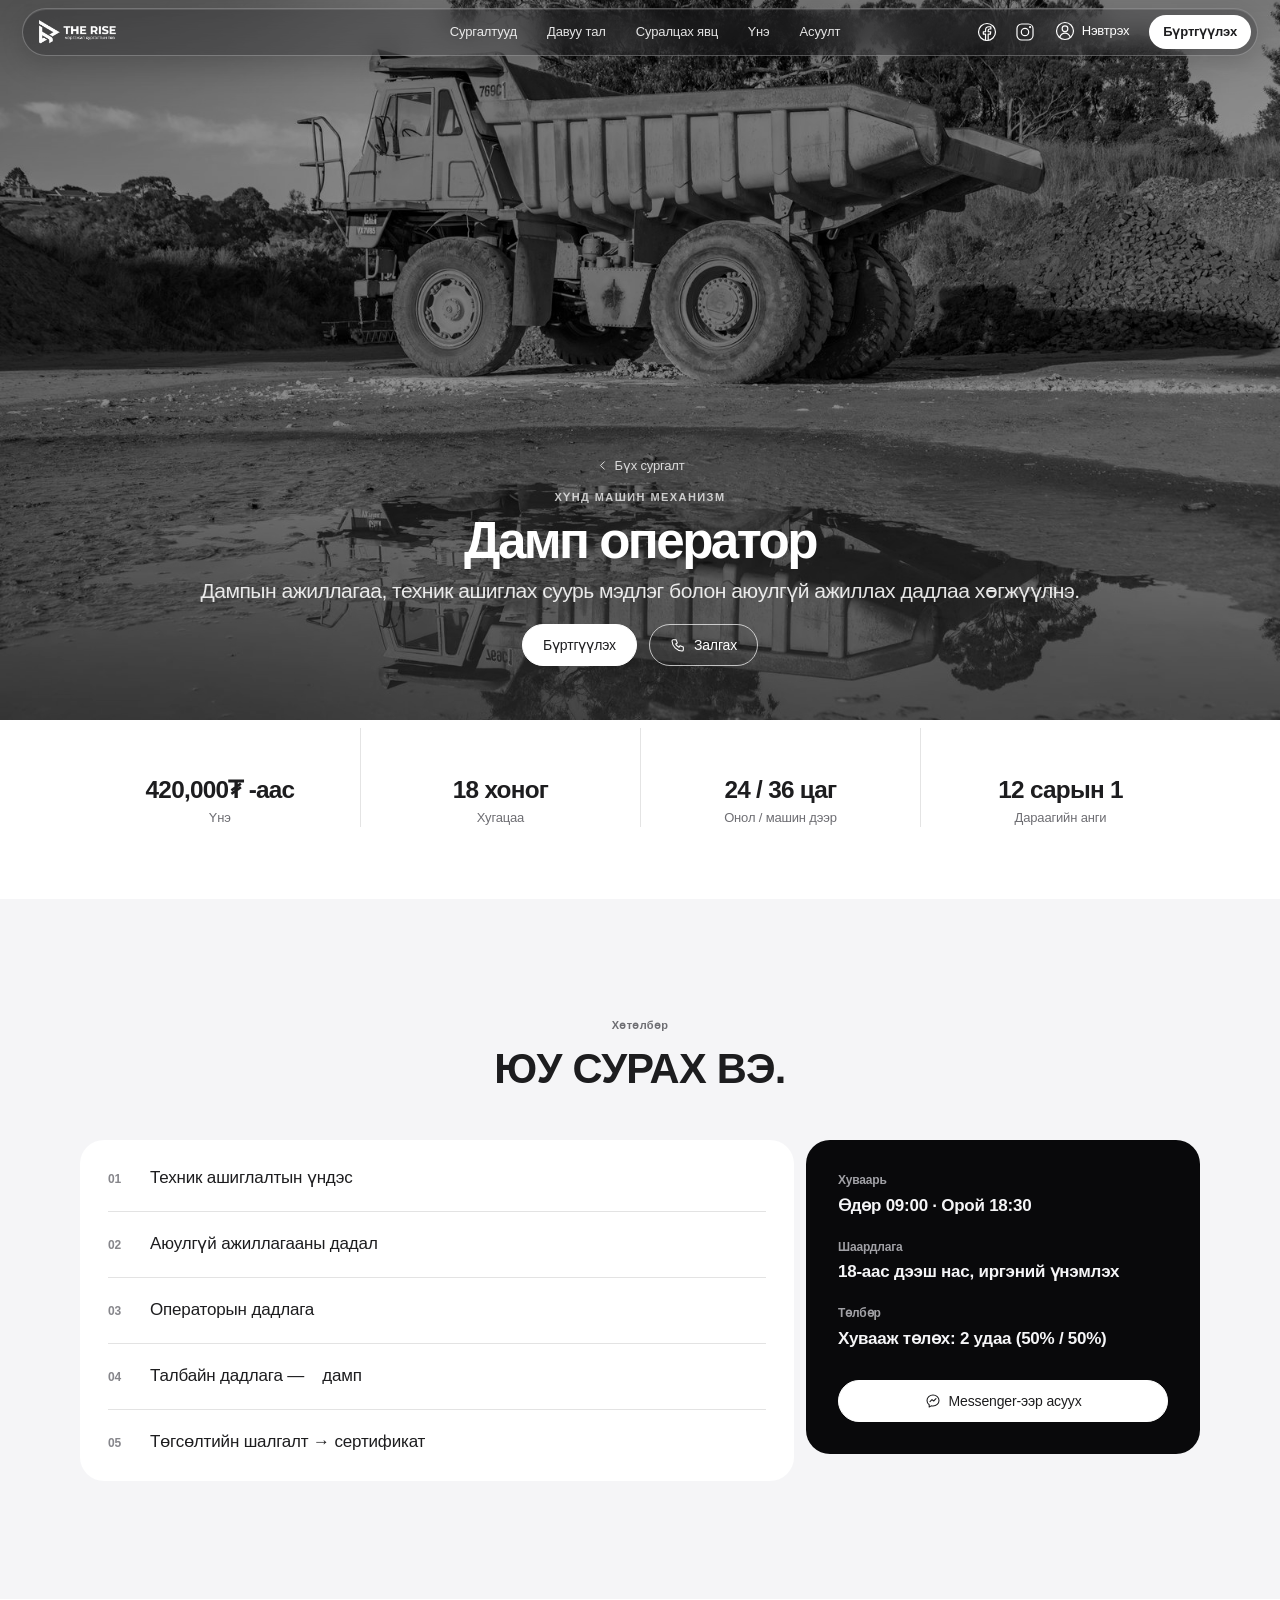
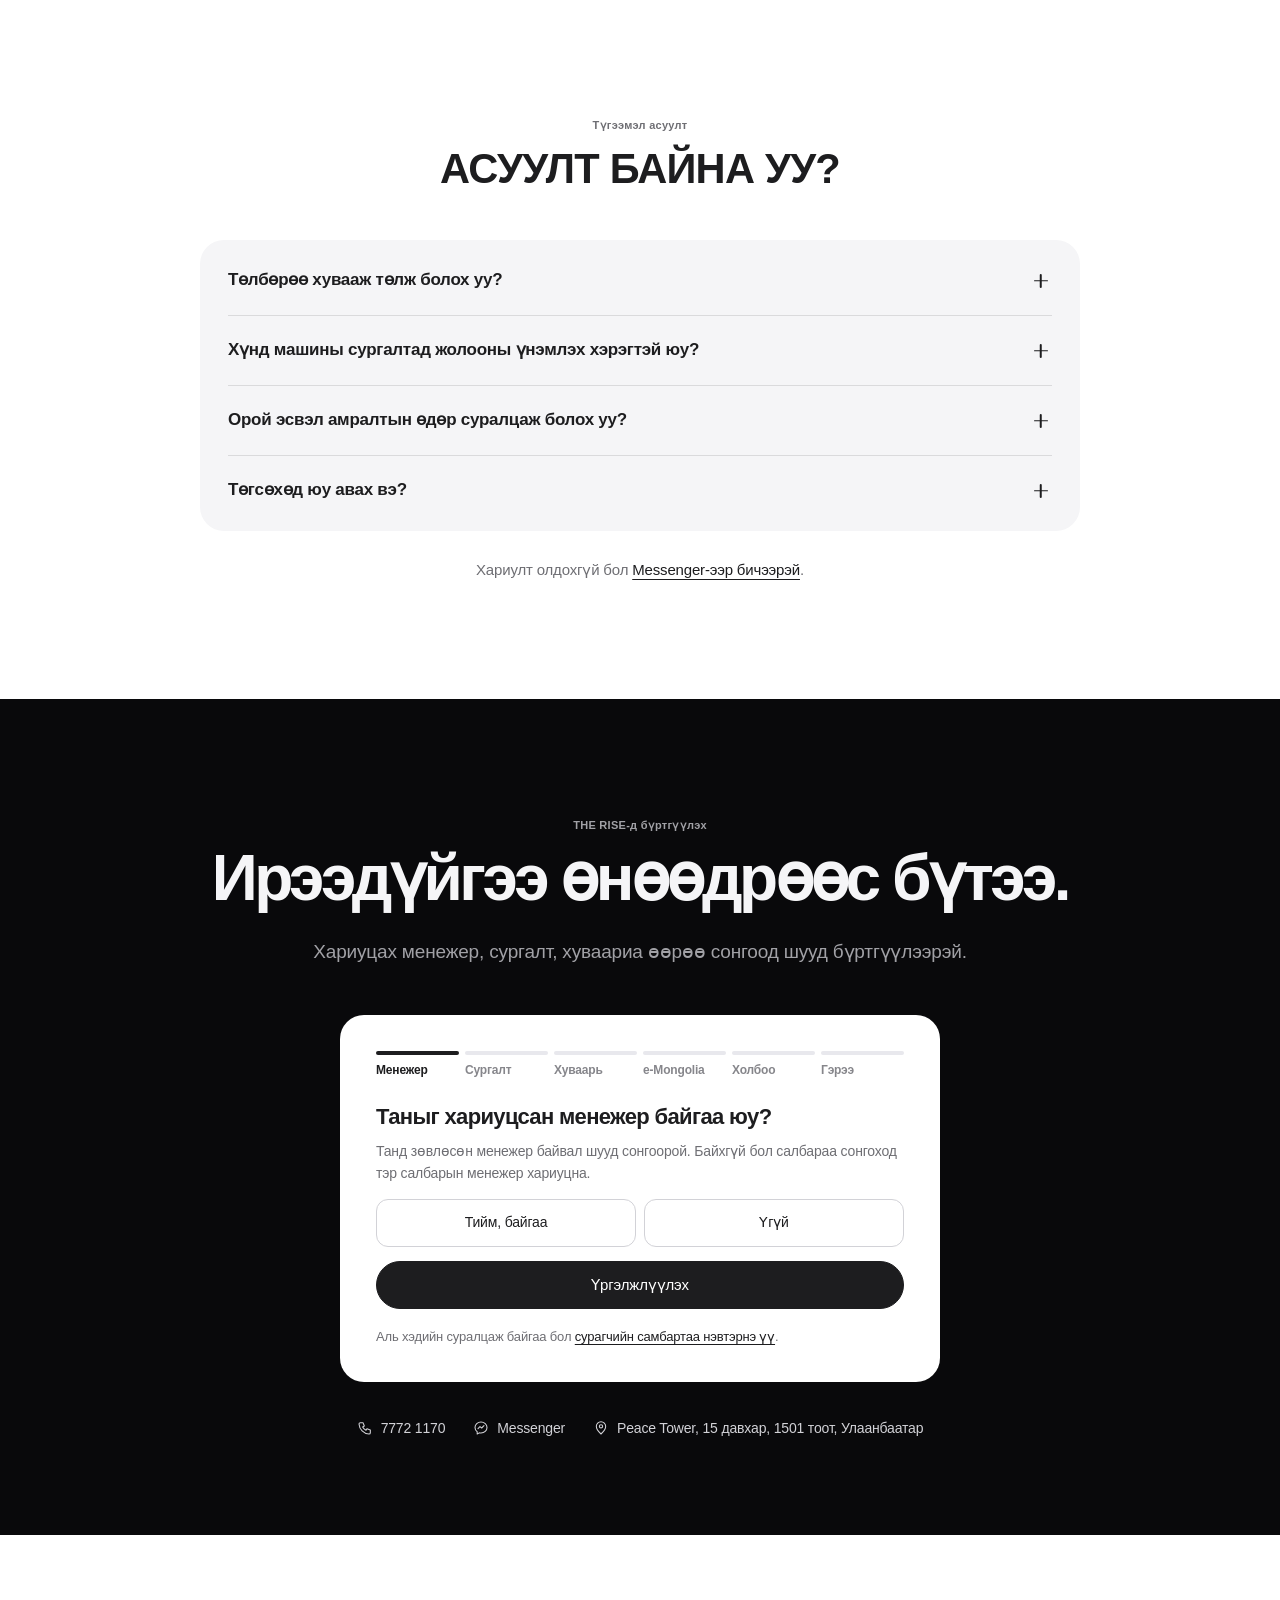
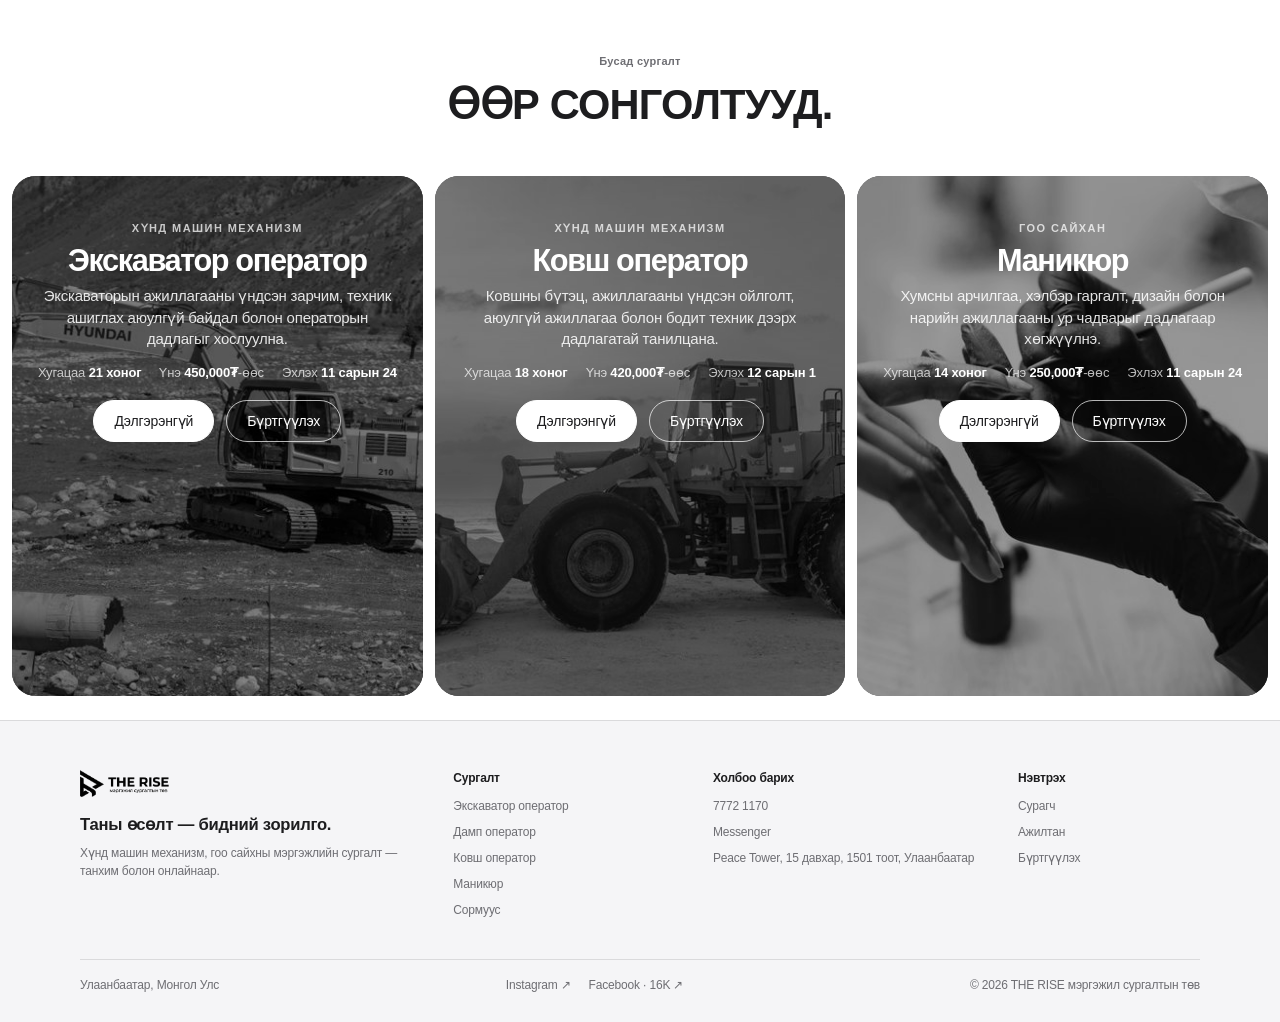
<file: surgalt/damp.html>
<!doctype html>
<html lang="mn">
<head>
<meta charset="utf-8">
<meta name="viewport" content="width=device-width,initial-scale=1,viewport-fit=cover">
<title>Дамп оператор сургалт — THE RISE</title>
<meta name="description" content="Дампын ажиллагаа, техник ашиглах суурь мэдлэг болон аюулгүй ажиллах дадлаа хөгжүүлнэ. Үнэ, хугацаа, хуваарь, бүртгэл.">
<link rel="canonical" href="https://gamu666.github.io/rise/surgalt/damp.html">
<meta property="og:type" content="website">
<meta property="og:locale" content="mn_MN">
<meta property="og:site_name" content="THE RISE мэргэжил сургалтын төв">
<meta property="og:url" content="https://gamu666.github.io/rise/surgalt/damp.html">
<meta property="og:title" content="Дамп оператор сургалт — THE RISE">
<meta property="og:description" content="Дампын ажиллагаа, техник ашиглах суурь мэдлэг болон аюулгүй ажиллах дадлаа хөгжүүлнэ. Үнэ, хугацаа, хуваарь, бүртгэл.">
<meta property="og:image" content="https://gamu666.github.io/rise/assets/photos/course-dump-truck-1600.jpg">
<meta property="og:image:width" content="1600">
<meta property="og:image:height" content="1067">
<meta property="og:image:alt" content="Уурхайн шар дамп машин">
<meta name="twitter:card" content="summary_large_image">
<meta name="theme-color" content="#000000">
<link rel="icon" href="../assets/favicon.svg">
<link rel="preload" as="image" href="../assets/photos/course-dump-truck-800.jpg" imagesrcset="../assets/photos/course-dump-truck-800.jpg 800w, ../assets/photos/course-dump-truck-1600.jpg 1600w" imagesizes="100vw" fetchpriority="high">
<link rel="stylesheet" href="../site.css?v=site15">
<script defer src="../site.js?v=site15"></script>
<script type="application/ld+json">{"@context":"https://schema.org","@type":"EducationalOrganization","name":"THE RISE мэргэжил сургалтын төв","telephone":"7772 1170","address":"Peace Tower, 15 давхар, 1501 тоот, Улаанбаатар","sameAs":["https://www.facebook.com/EDURISE.MN","https://www.instagram.com/the.rise.official"]}</script>
</head>
<body class="course heavy" data-page="damp">
<a class="skip" href="#main">Үндсэн агуулга руу</a>
<header class="hdr" data-hdr>
 <div class="hdr-pill">
  <a class="brand" href="../index.html" aria-label="THE RISE нүүр хуудас"><img src="../assets/figma/rise.png" alt="THE RISE" width="99" height="33"></a>
  <nav class="nav" id="site-menu" aria-label="Үндсэн цэс">
   <a href="../index.html#surgalt">Сургалтууд</a><a href="../index.html#davuu">Давуу тал</a><a href="../index.html#yavts">Суралцах явц</a><a href="../index.html#une">Үнэ</a><a href="../index.html#asuult">Асуулт</a>
   <span class="nav-login"><a href="../staff.html#student"><svg class="i" aria-hidden="true"><use href="#i-cap"/></svg>Сурагч нэвтрэх</a><a href="../staff.html"><svg class="i" aria-hidden="true"><use href="#i-brief"/></svg>Ажилтан нэвтрэх</a></span>
  </nav>
  <div class="hdr-act">
   <a class="hicon social" href="https://www.facebook.com/EDURISE.MN" target="_blank" rel="noopener" aria-label="Facebook"><svg class="i" aria-hidden="true"><use href="#i-fb"/></svg></a>
   <a class="hicon social" href="https://www.instagram.com/the.rise.official" target="_blank" rel="noopener" aria-label="Instagram"><svg class="i" aria-hidden="true"><use href="#i-ig"/></svg></a>
   <div class="login" data-login>
    <button class="login-btn" type="button" aria-expanded="false" aria-controls="login-menu"><svg class="i" aria-hidden="true"><use href="#i-user"/></svg><span>Нэвтрэх</span></button>
    <div class="login-menu" id="login-menu" hidden>
     <a href="../staff.html#student"><svg class="i" aria-hidden="true"><use href="#i-cap"/></svg><span><strong>Сурагч</strong><small>Хичээл, хуваарь, төлбөр, сертификат</small></span></a>
     <a href="../staff.html"><svg class="i" aria-hidden="true"><use href="#i-brief"/></svg><span><strong>Ажилтан</strong><small>Багш, менежер, удирдлагын самбар</small></span></a>
    </div>
   </div>
   <a class="nav-cta" href="#burtguuleh">Бүртгүүлэх</a>
   <button class="menu" type="button" aria-expanded="false" aria-controls="site-menu" aria-label="Цэс"><svg class="i i-open" aria-hidden="true"><use href="#i-menu"/></svg><svg class="i i-close" aria-hidden="true"><use href="#i-close"/></svg></button>
  </div>
 </div>
</header>
<main id="main">
 <section class="hero hero-course" data-theme="dark" aria-labelledby="course-title">
  <img class="ph hero-bg" src="../assets/photos/course-dump-truck-800.jpg" srcset="../assets/photos/course-dump-truck-800.jpg 800w, ../assets/photos/course-dump-truck-1600.jpg 1600w" sizes="100vw" width="1600" height="1067" alt="Уурхайн шар дамп машин" fetchpriority="high" style="object-position:45% 45%">
  <span class="veil" aria-hidden="true"></span>
  <div class="hero-copy">
   <a class="back" href="../index.html#surgalt"><svg class="i" aria-hidden="true"><use href="#i-back"/></svg>Бүх сургалт</a>
   <p class="eyebrow">Хүнд машин механизм</p>
   <h1 id="course-title" aria-label="Дамп оператор"><span aria-hidden="true"><span class="w"><span class="wi" style="--i:0">Дамп</span></span> <span class="w"><span class="wi" style="--i:1">оператор</span></span></span></h1>
   <p class="hero-desc">Дампын ажиллагаа, техник ашиглах суурь мэдлэг болон аюулгүй ажиллах дадлаа хөгжүүлнэ.</p>
   <div class="actions"><a class="btn white" href="#burtguuleh">Бүртгүүлэх</a><a class="btn outline-white" href="tel:77721170"><svg class="i" aria-hidden="true"><use href="#i-phone"/></svg>Залгах</a></div>
  </div>
 </section>

 <section class="facts" aria-label="Гол мэдээлэл">
  <dl class="stats shell"><div><dt><span class="s">420,000₮ -аас</span></dt><dd>Үнэ</dd></div><div><dt><span class="s">18 хоног</span></dt><dd>Хугацаа</dd></div><div><dt><span class="s">24 / 36 цаг</span></dt><dd>Онол / машин дээр</dd></div><div><dt><span class="s">12 сарын 1</span></dt><dd>Дараагийн анги</dd></div></dl>
 </section>

 <section class="program" aria-labelledby="program-title">
  <div class="sec-h shell" data-reveal><p class="eyebrow">Хөтөлбөр</p><h2 id="program-title" aria-label="Юу сурах вэ."><span aria-hidden="true"><span class="w"><span class="wi" style="--i:0">Юу</span></span> <span class="w"><span class="wi" style="--i:1">сурах</span></span> <span class="w"><span class="wi" style="--i:2">вэ.</span></span></span></h2></div>
  <div class="cbody shell">
   <ol class="topics" data-reveal><li>Техник ашиглалтын үндэс</li><li>Аюулгүй ажиллагааны дадал</li><li>Операторын дадлага</li><li>Талбайн дадлага — <span class="s">дамп</span></li><li>Төгсөлтийн шалгалт → сертификат</li></ol>
   <aside class="side" data-reveal><h3>Хуваарь</h3><p><span class="s">Өдөр 09:00 · Орой 18:30</span></p><h3>Шаардлага</h3><p><span class="s">18-аас дээш нас, иргэний үнэмлэх</span></p><h3>Төлбөр</h3><p>Хувааж төлөх: <span class="s">2 удаа (50% / 50%)</span></p><a class="btn white" href="https://m.me/EDURISE.MN" target="_blank" rel="noopener"><svg class="i" aria-hidden="true"><use href="#i-msg"/></svg>Messenger-ээр асуух</a></aside>
  </div>
 </section>

 <section class="faq-sec " id="asuult" aria-labelledby="faq-title">
 <div class="shell">
  <div class="sec-h" data-reveal><p class="eyebrow">Түгээмэл асуулт</p><h2 id="faq-title" aria-label="Асуулт байна уу?"><span aria-hidden="true"><span class="w"><span class="wi" style="--i:0">Асуулт</span></span> <span class="w"><span class="wi" style="--i:1">байна</span></span> <span class="w"><span class="wi" style="--i:2">уу?</span></span></span></h2></div>
  <div class="faq" data-reveal><details><summary>Төлбөрөө хувааж төлж болох уу?<span class="pm" aria-hidden="true"></span></summary><p><span class="s">Болно. Сургалтын төлбөрийг 2 хувааж (50% / 50%) төлөх боломжтой.</span></p></details><details><summary>Хүнд машины сургалтад жолооны үнэмлэх хэрэгтэй юу?<span class="pm" aria-hidden="true"></span></summary><p><span class="s">Шаардлагагүй. 18-аас дээш нас, иргэний үнэмлэхтэй байхад хангалттай.</span></p></details><details><summary>Орой эсвэл амралтын өдөр суралцаж болох уу?<span class="pm" aria-hidden="true"></span></summary><p><span class="s">Хүнд машины сургалт өдөр, оройн ангитай. Beauty сургалт амралтын өдрийн ангитай.</span></p></details><details><summary>Төгсөхөд юу авах вэ?<span class="pm" aria-hidden="true"></span></summary><p><span class="s">Төгсөлтийн шалгалтад тэнцсэн суралцагчид THE RISE-ийн сертификат олгоно.</span></p></details></div>
  <p class="faq-more">Хариулт олдохгүй бол <a href="https://m.me/EDURISE.MN" target="_blank" rel="noopener">Messenger-ээр бичээрэй</a>.</p>
 </div>
</section>

 <section class="callout" id="burtguuleh" data-theme="dark" aria-labelledby="enroll-title">
 <div class="callout-copy" data-reveal>
  <p class="eyebrow">THE RISE-д бүртгүүлэх</p>
  <h2 id="enroll-title" aria-label="Ирээдүйгээ өнөөдрөөс бүтээ."><span aria-hidden="true"><span class="w"><span class="wi" style="--i:0">Ирээдүйгээ</span></span> <span class="w"><span class="wi" style="--i:1">өнөөдрөөс</span></span> <span class="w"><span class="wi" style="--i:2">бүтээ.</span></span></span></h2>
  <p class="lead">Хариуцах менежер, сургалт, хуваариа өөрөө сонгоод шууд бүртгүүлээрэй.</p>
 </div>
 <form class="leadform acct" id="lead-form" novalidate data-reveal>
 <ol class="acct-steps" aria-hidden="true"><li class="on">Менежер</li><li>Сургалт</li><li>Хуваарь</li><li>e-Mongolia</li><li>Холбоо</li><li>Гэрээ</li></ol>
 <div class="acct-step" data-step="1">
  <h3>Таныг хариуцсан менежер байгаа юу?</h3>
  <p>Танд зөвлөсөн менежер байвал шууд сонгоорой. Байхгүй бол салбараа сонгоход тэр салбарын менежер хариуцна.</p>
  <div class="acct-seg" role="radiogroup" aria-label="Хариуцсан менежер"><label><input type="radio" name="has" value="yes">Тийм, байгаа</label><label><input type="radio" name="has" value="no">Үгүй</label></div>
  <div class="acct-pick" data-pick="yes" hidden>
   <label class="acct-search"><svg viewBox="0 0 24 24" aria-hidden="true"><circle cx="11" cy="11" r="6.5"/><path d="m16 16 4 4"/></svg><input type="search" name="managerQuery" placeholder="Менежерийн нэрээр хайх" aria-label="Менежер хайх" autocomplete="off" enterkeyhint="search"></label>
   <div class="acct-managers" role="radiogroup" aria-label="Менежерүүд"></div>
   <p class="acct-empty" data-nomatch hidden>Ийм нэртэй менежер олдсонгүй.</p>
  </div>
  <div class="acct-pick" data-pick="no" hidden>
   <p class="acct-legend">Аль салбарт суралцах вэ?</p>
   <div class="acct-seg three" role="radiogroup" aria-label="Салбар" data-branches></div>
  </div>
  <p class="acct-empty" data-status role="status" hidden></p>
  <p class="err" role="alert" hidden></p>
  <div class="acct-row"><button class="btn" type="button" data-next>Үргэлжлүүлэх</button></div>
 </div>
 <div class="acct-step" data-step="2" hidden>
  <h3>Сургалтаа сонгоно уу</h3>
  <div class="acct-courses" role="radiogroup" aria-label="Сургалт"><label class="acct-course"><input type="radio" name="course" value="ekskavator" data-name="Экскаватор оператор"><strong>Экскаватор оператор</strong><span>Хүнд машин механизм</span></label><label class="acct-course"><input type="radio" name="course" value="damp" data-name="Дамп оператор" checked><strong>Дамп оператор</strong><span>Хүнд машин механизм</span></label><label class="acct-course"><input type="radio" name="course" value="kovsh" data-name="Ковш оператор"><strong>Ковш оператор</strong><span>Хүнд машин механизм</span></label><label class="acct-course"><input type="radio" name="course" value="manikyur" data-name="Маникюр"><strong>Маникюр</strong><span>Гоо сайхан</span></label><label class="acct-course"><input type="radio" name="course" value="sormuus" data-name="Сормуус"><strong>Сормуус</strong><span>Гоо сайхан</span></label></div>
  <p class="err" role="alert" hidden></p>
  <div class="acct-row"><button class="btn outline" type="button" data-back>Буцах</button><button class="btn" type="button" data-next>Үргэлжлүүлэх</button></div>
 </div>
 <div class="acct-step" data-step="3" hidden>
  <h3>Өөрийн хуваариа гаргана уу</h3>
  <p>Суралцах өдрүүдээ сонгоод өдөр бүрийн цагаа өөрөө тохируулна.</p>
  <div class="acct-days" role="group" aria-label="Суралцах өдрүүд"></div>
  <div class="acct-slots"></div>
  <p class="acct-sum" data-sum hidden></p>
  <button class="acct-link" type="button" data-same hidden>Эхний өдрийн цагийг бүх өдөрт хэрэглэх</button>
  <p class="err" role="alert" hidden></p>
  <div class="acct-row"><button class="btn outline" type="button" data-back>Буцах</button><button class="btn" type="button" data-next>Үргэлжлүүлэх</button></div>
 </div>
 <div class="acct-step" data-step="4" hidden>
  <h3>e-Mongolia-аас мэдээллээ авах</h3>
  <p>Данс нээхэд овог, нэр, регистрийн дугаараа гараар бичихгүй. e-Mongolia-аас шууд авснаар алдаагүй бүртгэгдэнэ. Бид зөвхөн дараах 3 мэдээллийг авна:</p>
  <ul class="acct-gives"><li><span>Регистрийн дугаар</span></li><li><span>Овог, нэр</span></li><li><span>Иргэний бүртгэлийн зураг<small>Таны дансны зураг болж, сурагчийн үнэмлэх, сертификатад хэвлэгдэнэ</small></span></li></ul>
  <p class="acct-fine">Үүнээс өөр мэдээлэл авахгүй. 18 нас хүрээгүй бол эцэг, эх эсвэл асран хамгаалагч нь өөрийн e-Mongolia-аар нэвтэрч, гэрээнд GSign-аар гарын үсэг зурна.</p>
  <button class="btn acct-provider" type="button" disabled aria-disabled="true"><span class="mark" aria-hidden="true">e</span>e-Mongolia-аар нэвтрэх<span class="acct-soon">Удахгүй</span></button>
  <p class="err" role="alert" hidden></p>
  <div class="acct-row"><button class="btn outline" type="button" data-back>Буцах</button><button class="btn" type="button" data-next>Алгасах</button></div>
 </div>
 <div class="acct-step" data-step="5" hidden>
  <h3>Холбоо барих мэдээлэл</h3>
  <p>Менежер тантай энэ утсаар холбогдоно.</p>
  <label>Овог, нэр<input name="name" autocomplete="name" required maxlength="60" placeholder="Таны нэр"></label>
  <label>Утасны дугаар<input name="phone" type="tel" inputmode="numeric" autocomplete="tel" required pattern="[0-9]{8}" maxlength="12" placeholder="8 оронтой дугаар"></label>
  <label class="hp" aria-hidden="true">Вэб хуудас<input name="website" tabindex="-1" autocomplete="off"></label>
  <p class="err" role="alert" hidden></p>
  <div class="acct-row"><button class="btn outline" type="button" data-back>Буцах</button><button class="btn" type="button" data-next>Үргэлжлүүлэх</button></div>
 </div>
 <div class="acct-step" data-step="6" hidden>
  <h3>Сургалтын гэрээ</h3>
  <p>Гэрээгээ GSign цахим гарын үсгээр онлайнаар байгуулна. Салбар дээр ирэх шаардлагагүй.</p>
  <article class="acct-contract"><strong>Гэрээний гол мэдээлэл</strong><dl><dt>Суралцагч</dt><dd data-c-name></dd><dt>Сургалт</dt><dd data-c-course></dd><dt>Хуваарь</dt><dd data-c-plan></dd><dt data-c-who>Хариуцах менежер</dt><dd data-c-manager></dd><dt>Төлбөр</dt><dd>Гэрээний хавсралтаар</dd></dl></article>
  <div class="acct-sign"><button class="btn acct-provider" type="button" disabled aria-disabled="true"><span class="mark" aria-hidden="true">G</span>GSign-аар гарын үсэг зурах<span class="acct-soon">Удахгүй</span></button></div>
  <p class="acct-fine">Алгасвал менежер тантай холбогдож гэрээг байгуулна.</p>
  <p class="err" role="alert" hidden></p>
  <div class="acct-row"><button class="btn outline" type="button" data-back>Буцах</button><button class="btn" type="submit">Алгасаад бүртгүүлэх</button></div>
 </div>
 <div class="done" hidden tabindex="-1">
  <strong><svg class="i" aria-hidden="true"><use href="#i-check"/></svg>Бүртгэгдлээ</strong>
  <p data-done-text></p>
  <ul class="acct-next"><li data-done-manager></li><li data-done-course></li><li data-done-plan></li><li class="wait">e-Mongolia-аас мэдээлэл авах — алгассан</li><li class="wait">GSign гэрээ — менежер тантай байгуулна</li></ul>
  <div class="actions start"><a class="btn" href="tel:77721170"><svg class="i" aria-hidden="true"><use href="#i-phone"/></svg>Залгах</a><a class="btn outline" href="https://m.me/EDURISE.MN" target="_blank" rel="noopener"><svg class="i" aria-hidden="true"><use href="#i-msg"/></svg>Messenger</a></div>
 </div>
 <div class="done fail" hidden tabindex="-1">
  <strong>Бүртгэл илгээгдсэнгүй</strong>
  <p data-fail-text>Холболт тасарсан байж магадгүй. Дахин оролдох эсвэл доорх аль нэгээр холбогдоорой.</p>
  <div class="actions start"><a class="btn" href="tel:77721170"><svg class="i" aria-hidden="true"><use href="#i-phone"/></svg>Залгах</a><a class="btn outline" href="https://m.me/EDURISE.MN" target="_blank" rel="noopener"><svg class="i" aria-hidden="true"><use href="#i-msg"/></svg>Messenger</a></div>
 </div>
 <p class="fine">Аль хэдийн суралцаж байгаа бол <a href="../staff.html#student">сурагчийн самбартаа нэвтэрнэ үү</a>.</p>
</form>
 <ul class="contacts"><li><svg class="i" aria-hidden="true"><use href="#i-phone"/></svg><a href="tel:77721170">7772 1170</a></li><li><svg class="i" aria-hidden="true"><use href="#i-msg"/></svg><a href="https://m.me/EDURISE.MN" target="_blank" rel="noopener">Messenger</a></li><li><svg class="i" aria-hidden="true"><use href="#i-pin"/></svg><span>Peace Tower, 15 давхар, 1501 тоот, Улаанбаатар</span></li></ul>
</section>

 <section class="others-sec" aria-labelledby="others-title">
  <div class="sec-h shell" data-reveal><p class="eyebrow">Бусад сургалт</p><h2 id="others-title" aria-label="Өөр сонголтууд."><span aria-hidden="true"><span class="w"><span class="wi" style="--i:0">Өөр</span></span> <span class="w"><span class="wi" style="--i:1">сонголтууд.</span></span></span></h2></div>
  <div class="tiles three"><article class="tile" data-track="heavy" data-reveal>
 <img class="ph tile-bg" src="../assets/photos/course-excavator-800.jpg" srcset="../assets/photos/course-excavator-800.jpg 800w, ../assets/photos/course-excavator-1600.jpg 1600w" sizes="(max-width: 900px) 100vw, 50vw" width="1600" height="1068" alt="Уулын бэлд ажиллаж буй гинжит экскаватор" loading="lazy" decoding="async" style="object-position:55% 60%">
 <span class="veil" aria-hidden="true"></span>
 <div class="tile-copy">
  <p class="eyebrow">Хүнд машин механизм</p>
  <h3>Экскаватор оператор</h3>
  <p class="tile-sub">Экскаваторын ажиллагааны үндсэн зарчим, техник ашиглах аюулгүй байдал болон операторын дадлагыг хослуулна.</p>
  <p class="tile-meta"><span>Хугацаа <b><span class="s">21 хоног</span></b></span><span>Үнэ <b><span class="s">450,000₮</span></b>-өөс</span><span>Эхлэх <b><span class="s">11 сарын 24</span></b></span></p>
  <div class="actions"><a class="btn white" href="../surgalt/ekskavator.html">Дэлгэрэнгүй</a><a class="btn outline-white" href="../surgalt/ekskavator.html#burtguuleh">Бүртгүүлэх</a></div>
 </div>
</article><article class="tile" data-track="heavy" data-reveal>
 <img class="ph tile-bg" src="../assets/photos/course-wheel-loader-800.jpg" srcset="../assets/photos/course-wheel-loader-800.jpg 800w, ../assets/photos/course-wheel-loader-1600.jpg 1600w" sizes="(max-width: 900px) 100vw, 50vw" width="1600" height="1067" alt="Нар жаргах үеийн дугуйт ковш" loading="lazy" decoding="async" style="object-position:50% 62%">
 <span class="veil" aria-hidden="true"></span>
 <div class="tile-copy">
  <p class="eyebrow">Хүнд машин механизм</p>
  <h3>Ковш оператор</h3>
  <p class="tile-sub">Ковшны бүтэц, ажиллагааны үндсэн ойлголт, аюулгүй ажиллагаа болон бодит техник дээрх дадлагатай танилцана.</p>
  <p class="tile-meta"><span>Хугацаа <b><span class="s">18 хоног</span></b></span><span>Үнэ <b><span class="s">420,000₮</span></b>-өөс</span><span>Эхлэх <b><span class="s">12 сарын 1</span></b></span></p>
  <div class="actions"><a class="btn white" href="../surgalt/kovsh.html">Дэлгэрэнгүй</a><a class="btn outline-white" href="../surgalt/kovsh.html#burtguuleh">Бүртгүүлэх</a></div>
 </div>
</article><article class="tile" data-track="beauty" data-reveal>
 <img class="ph tile-bg" src="../assets/photos/course-manicure-800.jpg" srcset="../assets/photos/course-manicure-800.jpg 800w, ../assets/photos/course-manicure-1600.jpg 1600w" sizes="(max-width: 900px) 100vw, 50vw" width="1600" height="1067" alt="Маникюрын мастер хумс арчилж буй нь" loading="lazy" decoding="async" style="object-position:55% 50%">
 <span class="veil" aria-hidden="true"></span>
 <div class="tile-copy">
  <p class="eyebrow">Гоо сайхан</p>
  <h3>Маникюр</h3>
  <p class="tile-sub">Хумсны арчилгаа, хэлбэр гаргалт, дизайн болон нарийн ажиллагааны ур чадварыг дадлагаар хөгжүүлнэ.</p>
  <p class="tile-meta"><span>Хугацаа <b><span class="s">14 хоног</span></b></span><span>Үнэ <b><span class="s">250,000₮</span></b>-өөс</span><span>Эхлэх <b><span class="s">11 сарын 24</span></b></span></p>
  <div class="actions"><a class="btn white" href="../surgalt/manikyur.html">Дэлгэрэнгүй</a><a class="btn outline-white" href="../surgalt/manikyur.html#burtguuleh">Бүртгүүлэх</a></div>
 </div>
</article></div>
 </section>
</main>
<footer class="foot" id="holboo">
 <div class="shell">
  <div class="fgrid">
   <div class="foot-brand"><a href="../index.html" aria-label="THE RISE нүүр хуудас"><img src="../assets/figma/rise.png" alt="THE RISE" width="99" height="33"></a><p class="tagline">Таны өсөлт — бидний зорилго.</p><p>Хүнд машин механизм, гоо сайхны мэргэжлийн сургалт — танхим болон онлайнаар.</p></div>
   <div><h4>Сургалт</h4><ul><li><a href="../surgalt/ekskavator.html">Экскаватор оператор</a></li><li><a href="../surgalt/damp.html">Дамп оператор</a></li><li><a href="../surgalt/kovsh.html">Ковш оператор</a></li><li><a href="../surgalt/manikyur.html">Маникюр</a></li><li><a href="../surgalt/sormuus.html">Сормуус</a></li></ul></div>
   <div><h4>Холбоо барих</h4><ul><li><a href="tel:77721170">7772 1170</a></li><li><a href="https://m.me/EDURISE.MN" target="_blank" rel="noopener">Messenger</a></li><li>Peace Tower, 15 давхар, 1501 тоот, Улаанбаатар</li></ul></div>
   <div><h4>Нэвтрэх</h4><ul><li><a href="../staff.html#student">Сурагч</a></li><li><a href="../staff.html">Ажилтан</a></li><li><a href="../index.html#burtguuleh">Бүртгүүлэх</a></li></ul></div>
  </div>
  <div class="foot-meta"><span>Улаанбаатар, Монгол Улс</span><span class="socials"><a href="https://www.instagram.com/the.rise.official" target="_blank" rel="noopener">Instagram ↗</a><a href="https://www.facebook.com/EDURISE.MN" target="_blank" rel="noopener">Facebook · 16K ↗</a></span><span>© 2026 THE RISE мэргэжил сургалтын төв</span></div>
 </div>
</footer>
<div class="bar" aria-label="Холбоо барих">
 <a href="tel:77721170"><svg class="i" aria-hidden="true"><use href="#i-phone"/></svg>Залгах</a><a href="https://m.me/EDURISE.MN" target="_blank" rel="noopener"><svg class="i" aria-hidden="true"><use href="#i-msg"/></svg>Messenger</a><a class="go" href="#burtguuleh">Бүртгүүлэх</a>
</div>
<svg width="0" height="0" style="position:absolute" aria-hidden="true">
<symbol id="i-phone" viewBox="0 0 24 24"><path d="M5 4h4l2 5-2.5 1.5a11 11 0 0 0 5 5L15 13l5 2v4a2 2 0 0 1-2 2A16 16 0 0 1 3 6a2 2 0 0 1 2-2"/></symbol>
<symbol id="i-msg" viewBox="0 0 24 24"><path d="M12 3C7 3 3 6.7 3 11.3c0 2.6 1.3 4.9 3.3 6.4V21l3.1-1.7c.8.2 1.7.3 2.6.3 5 0 9-3.7 9-8.3S17 3 12 3Z"/><path d="m7.5 13 3-3 2.5 2 3.5-3.5"/></symbol>
<symbol id="i-pin" viewBox="0 0 24 24"><path d="M12 21s7-6.2 7-11.5A7 7 0 0 0 5 9.5C5 14.8 12 21 12 21Z"/><circle cx="12" cy="9.5" r="2.5"/></symbol>
<symbol id="i-chev" viewBox="0 0 24 24"><path d="m6 9 6 6 6-6"/></symbol>
<symbol id="i-menu" viewBox="0 0 24 24"><path d="M4 8h16M4 16h16"/></symbol>
<symbol id="i-close" viewBox="0 0 24 24"><path d="M6 6l12 12M18 6 6 18"/></symbol>
<symbol id="i-ig" viewBox="0 0 24 24"><rect x="3.25" y="3.25" width="17.5" height="17.5" rx="5.1"/><circle cx="12" cy="12" r="4.05"/><circle cx="17.55" cy="6.65" r=".6"/></symbol>
<symbol id="i-fb" viewBox="0 0 24 24"><circle cx="12" cy="12" r="9.25"/><path d="M13.3 20.7v-6.4h2.4l.4-2.6h-2.8V10c0-.8.3-1.3 1.4-1.3h1.5V6.4a17 17 0 0 0-2.2-.1c-2.2 0-3.6 1.3-3.6 3.7v1.7H8v2.6h2.4v6.4"/></symbol>
<symbol id="i-user" viewBox="0 0 24 24"><circle cx="12" cy="12" r="9.25"/><circle cx="12" cy="9.5" r="3.1"/><path d="M6.45 18.15c1.23-2.55 3.08-3.82 5.55-3.82s4.32 1.27 5.55 3.82"/></symbol>
<symbol id="i-back" viewBox="0 0 24 24"><path d="M15 6l-6 6 6 6"/></symbol>
<symbol id="i-arrow" viewBox="0 0 24 24"><path d="M9 6l6 6-6 6"/></symbol>
<symbol id="i-check" viewBox="0 0 24 24"><path d="m5 12.5 4.5 4.5L19 7.5"/></symbol>
<symbol id="i-cap" viewBox="0 0 24 24"><path d="M21.4 10.9a1 1 0 0 0 0-1.8l-8.6-3.9a2 2 0 0 0-1.6 0L2.6 9.1a1 1 0 0 0 0 1.8l8.6 3.9a2 2 0 0 0 1.6 0Z"/><path d="M22 10v6M6 12.5V16a6 3 0 0 0 12 0v-3.5"/></symbol>
<symbol id="i-brief" viewBox="0 0 24 24"><rect x="2.5" y="7" width="19" height="13.5" rx="2.5"/><path d="M16 20.5V5a2 2 0 0 0-2-2h-4a2 2 0 0 0-2 2v15.5"/></symbol>
</svg>
</body>
</html>
</file>
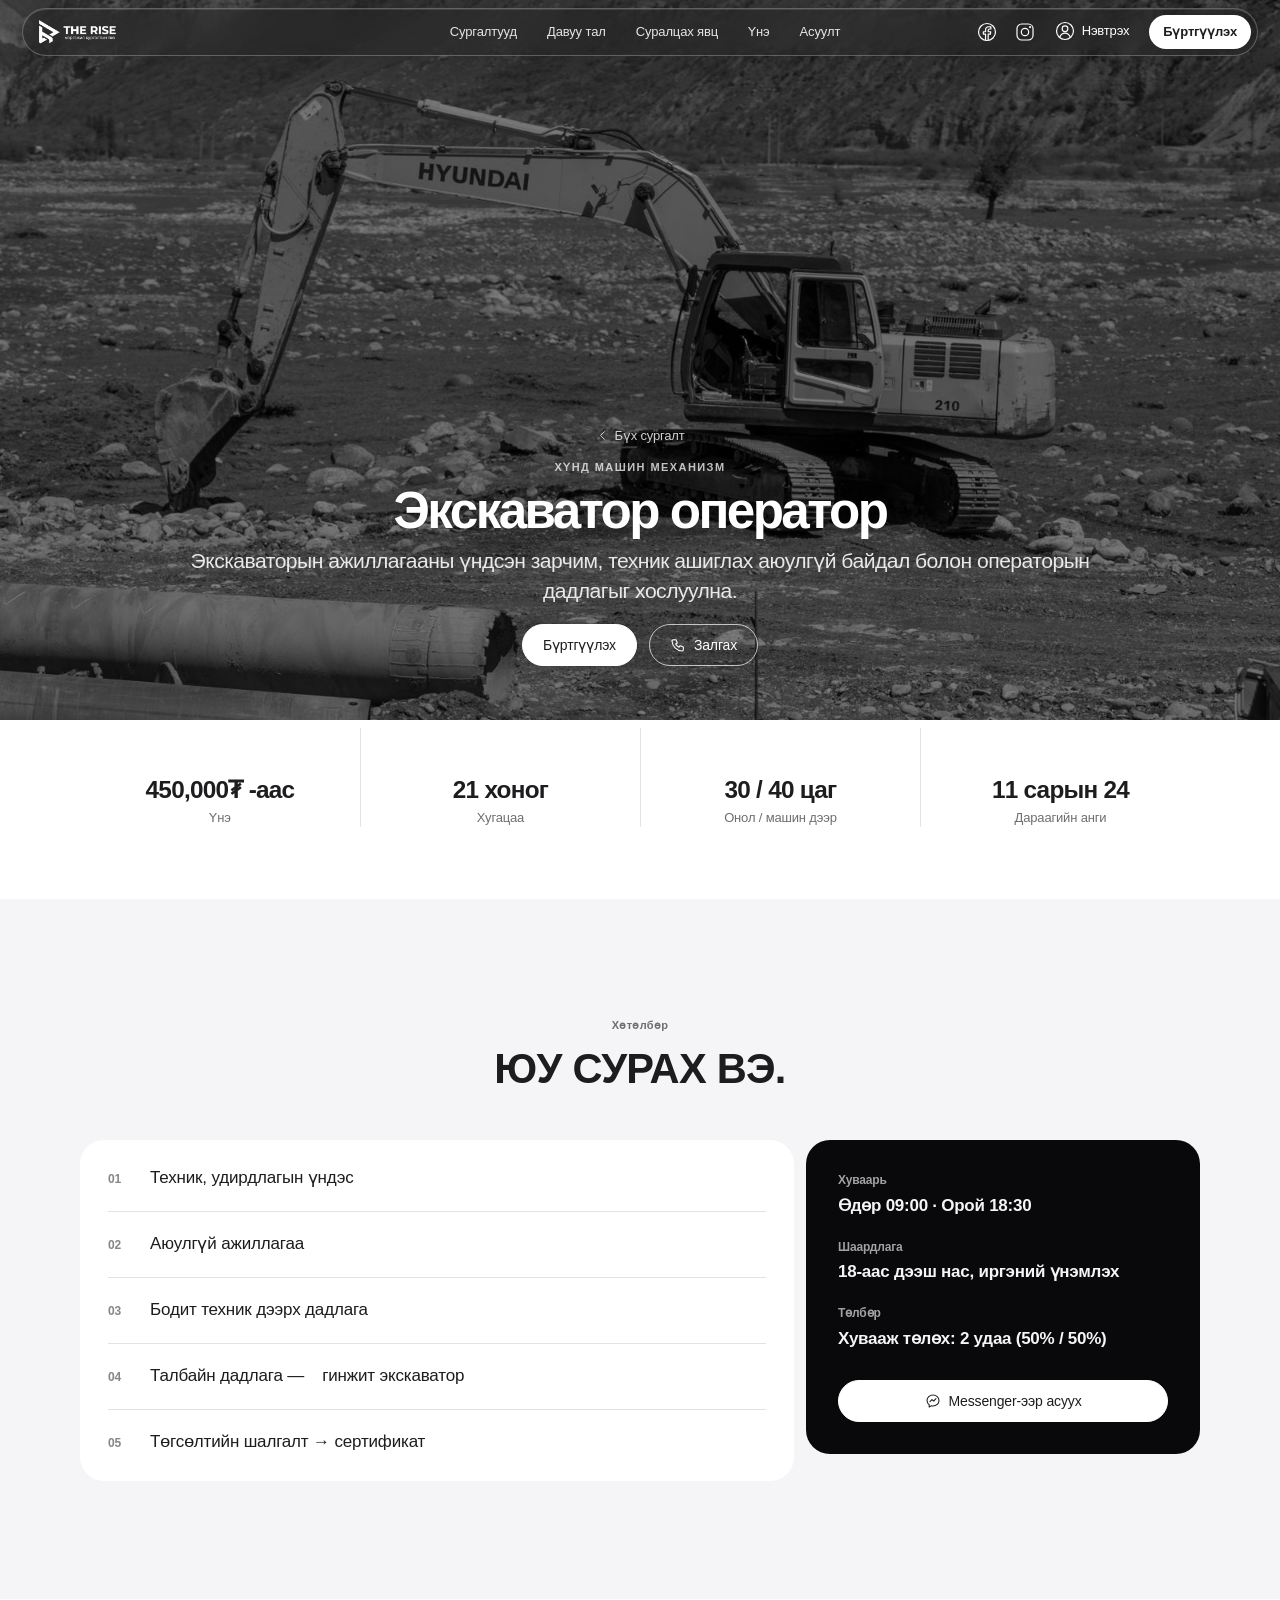
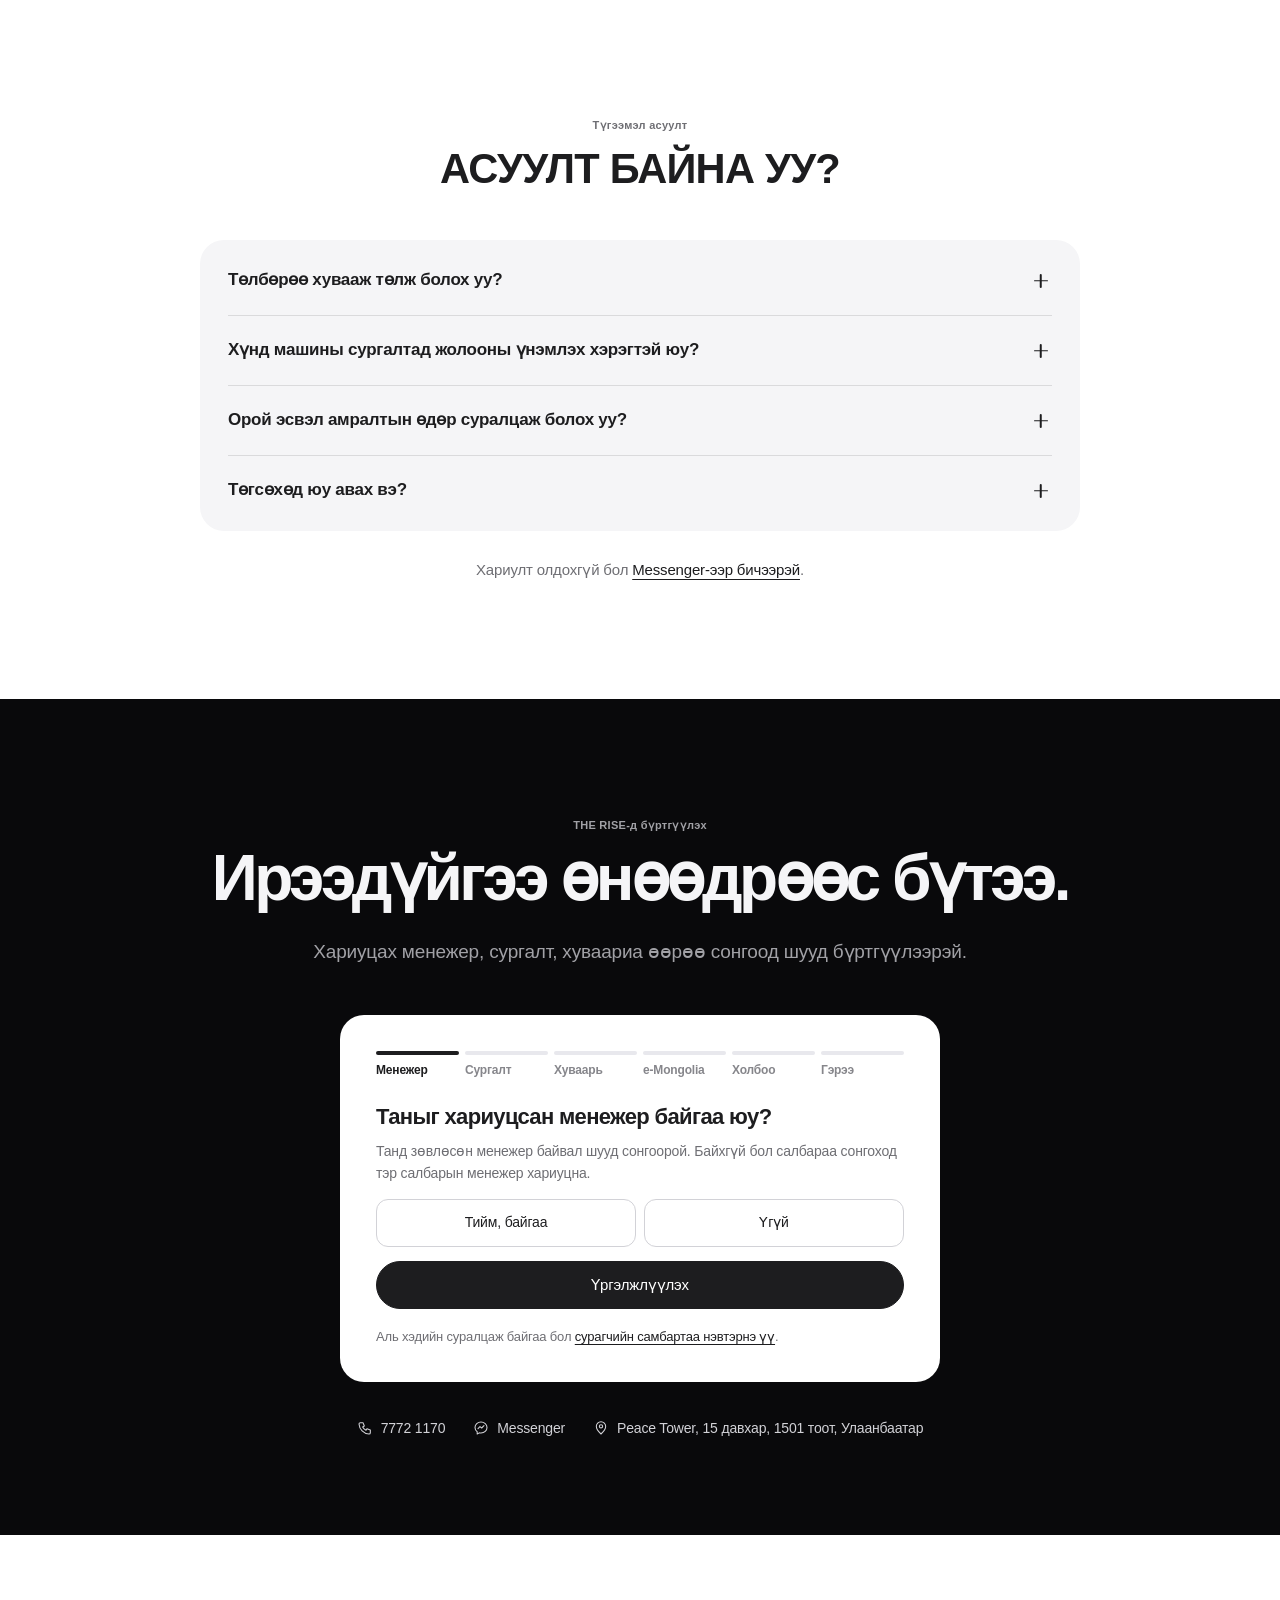
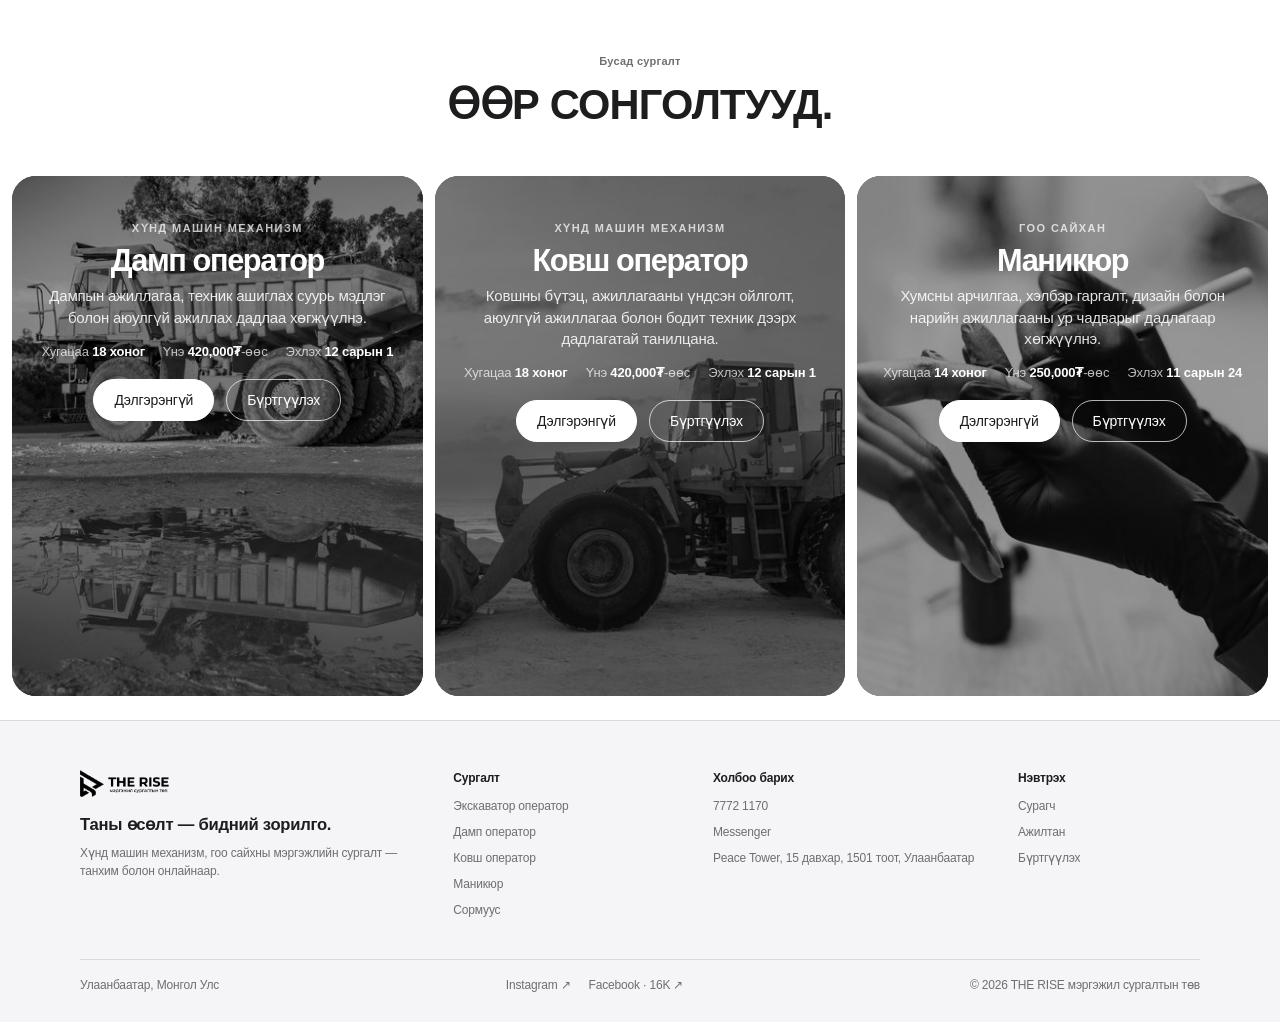
<file: surgalt/ekskavator.html>
<!doctype html>
<html lang="mn">
<head>
<meta charset="utf-8">
<meta name="viewport" content="width=device-width,initial-scale=1,viewport-fit=cover">
<title>Экскаватор оператор сургалт — THE RISE</title>
<meta name="description" content="Экскаваторын ажиллагааны үндсэн зарчим, техник ашиглах аюулгүй байдал болон операторын дадлагыг хослуулна. Үнэ, хугацаа, хуваарь, бүртгэл.">
<link rel="canonical" href="https://gamu666.github.io/rise/surgalt/ekskavator.html">
<meta property="og:type" content="website">
<meta property="og:locale" content="mn_MN">
<meta property="og:site_name" content="THE RISE мэргэжил сургалтын төв">
<meta property="og:url" content="https://gamu666.github.io/rise/surgalt/ekskavator.html">
<meta property="og:title" content="Экскаватор оператор сургалт — THE RISE">
<meta property="og:description" content="Экскаваторын ажиллагааны үндсэн зарчим, техник ашиглах аюулгүй байдал болон операторын дадлагыг хослуулна. Үнэ, хугацаа, хуваарь, бүртгэл.">
<meta property="og:image" content="https://gamu666.github.io/rise/assets/photos/course-excavator-1600.jpg">
<meta property="og:image:width" content="1600">
<meta property="og:image:height" content="1068">
<meta property="og:image:alt" content="Уулын бэлд ажиллаж буй гинжит экскаватор">
<meta name="twitter:card" content="summary_large_image">
<meta name="theme-color" content="#000000">
<link rel="icon" href="../assets/favicon.svg">
<link rel="preload" as="image" href="../assets/photos/course-excavator-800.jpg" imagesrcset="../assets/photos/course-excavator-800.jpg 800w, ../assets/photos/course-excavator-1600.jpg 1600w" imagesizes="100vw" fetchpriority="high">
<link rel="stylesheet" href="../site.css?v=site15">
<script defer src="../site.js?v=site15"></script>
<script type="application/ld+json">{"@context":"https://schema.org","@type":"EducationalOrganization","name":"THE RISE мэргэжил сургалтын төв","telephone":"7772 1170","address":"Peace Tower, 15 давхар, 1501 тоот, Улаанбаатар","sameAs":["https://www.facebook.com/EDURISE.MN","https://www.instagram.com/the.rise.official"]}</script>
</head>
<body class="course heavy" data-page="ekskavator">
<a class="skip" href="#main">Үндсэн агуулга руу</a>
<header class="hdr" data-hdr>
 <div class="hdr-pill">
  <a class="brand" href="../index.html" aria-label="THE RISE нүүр хуудас"><img src="../assets/figma/rise.png" alt="THE RISE" width="99" height="33"></a>
  <nav class="nav" id="site-menu" aria-label="Үндсэн цэс">
   <a href="../index.html#surgalt">Сургалтууд</a><a href="../index.html#davuu">Давуу тал</a><a href="../index.html#yavts">Суралцах явц</a><a href="../index.html#une">Үнэ</a><a href="../index.html#asuult">Асуулт</a>
   <span class="nav-login"><a href="../staff.html#student"><svg class="i" aria-hidden="true"><use href="#i-cap"/></svg>Сурагч нэвтрэх</a><a href="../staff.html"><svg class="i" aria-hidden="true"><use href="#i-brief"/></svg>Ажилтан нэвтрэх</a></span>
  </nav>
  <div class="hdr-act">
   <a class="hicon social" href="https://www.facebook.com/EDURISE.MN" target="_blank" rel="noopener" aria-label="Facebook"><svg class="i" aria-hidden="true"><use href="#i-fb"/></svg></a>
   <a class="hicon social" href="https://www.instagram.com/the.rise.official" target="_blank" rel="noopener" aria-label="Instagram"><svg class="i" aria-hidden="true"><use href="#i-ig"/></svg></a>
   <div class="login" data-login>
    <button class="login-btn" type="button" aria-expanded="false" aria-controls="login-menu"><svg class="i" aria-hidden="true"><use href="#i-user"/></svg><span>Нэвтрэх</span></button>
    <div class="login-menu" id="login-menu" hidden>
     <a href="../staff.html#student"><svg class="i" aria-hidden="true"><use href="#i-cap"/></svg><span><strong>Сурагч</strong><small>Хичээл, хуваарь, төлбөр, сертификат</small></span></a>
     <a href="../staff.html"><svg class="i" aria-hidden="true"><use href="#i-brief"/></svg><span><strong>Ажилтан</strong><small>Багш, менежер, удирдлагын самбар</small></span></a>
    </div>
   </div>
   <a class="nav-cta" href="#burtguuleh">Бүртгүүлэх</a>
   <button class="menu" type="button" aria-expanded="false" aria-controls="site-menu" aria-label="Цэс"><svg class="i i-open" aria-hidden="true"><use href="#i-menu"/></svg><svg class="i i-close" aria-hidden="true"><use href="#i-close"/></svg></button>
  </div>
 </div>
</header>
<main id="main">
 <section class="hero hero-course" data-theme="dark" aria-labelledby="course-title">
  <img class="ph hero-bg" src="../assets/photos/course-excavator-800.jpg" srcset="../assets/photos/course-excavator-800.jpg 800w, ../assets/photos/course-excavator-1600.jpg 1600w" sizes="100vw" width="1600" height="1068" alt="Уулын бэлд ажиллаж буй гинжит экскаватор" fetchpriority="high" style="object-position:55% 60%">
  <span class="veil" aria-hidden="true"></span>
  <div class="hero-copy">
   <a class="back" href="../index.html#surgalt"><svg class="i" aria-hidden="true"><use href="#i-back"/></svg>Бүх сургалт</a>
   <p class="eyebrow">Хүнд машин механизм</p>
   <h1 id="course-title" aria-label="Экскаватор оператор"><span aria-hidden="true"><span class="w"><span class="wi" style="--i:0">Экскаватор</span></span> <span class="w"><span class="wi" style="--i:1">оператор</span></span></span></h1>
   <p class="hero-desc">Экскаваторын ажиллагааны үндсэн зарчим, техник ашиглах аюулгүй байдал болон операторын дадлагыг хослуулна.</p>
   <div class="actions"><a class="btn white" href="#burtguuleh">Бүртгүүлэх</a><a class="btn outline-white" href="tel:77721170"><svg class="i" aria-hidden="true"><use href="#i-phone"/></svg>Залгах</a></div>
  </div>
 </section>

 <section class="facts" aria-label="Гол мэдээлэл">
  <dl class="stats shell"><div><dt><span class="s">450,000₮ -аас</span></dt><dd>Үнэ</dd></div><div><dt><span class="s">21 хоног</span></dt><dd>Хугацаа</dd></div><div><dt><span class="s">30 / 40 цаг</span></dt><dd>Онол / машин дээр</dd></div><div><dt><span class="s">11 сарын 24</span></dt><dd>Дараагийн анги</dd></div></dl>
 </section>

 <section class="program" aria-labelledby="program-title">
  <div class="sec-h shell" data-reveal><p class="eyebrow">Хөтөлбөр</p><h2 id="program-title" aria-label="Юу сурах вэ."><span aria-hidden="true"><span class="w"><span class="wi" style="--i:0">Юу</span></span> <span class="w"><span class="wi" style="--i:1">сурах</span></span> <span class="w"><span class="wi" style="--i:2">вэ.</span></span></span></h2></div>
  <div class="cbody shell">
   <ol class="topics" data-reveal><li>Техник, удирдлагын үндэс</li><li>Аюулгүй ажиллагаа</li><li>Бодит техник дээрх дадлага</li><li>Талбайн дадлага — <span class="s">гинжит экскаватор</span></li><li>Төгсөлтийн шалгалт → сертификат</li></ol>
   <aside class="side" data-reveal><h3>Хуваарь</h3><p><span class="s">Өдөр 09:00 · Орой 18:30</span></p><h3>Шаардлага</h3><p><span class="s">18-аас дээш нас, иргэний үнэмлэх</span></p><h3>Төлбөр</h3><p>Хувааж төлөх: <span class="s">2 удаа (50% / 50%)</span></p><a class="btn white" href="https://m.me/EDURISE.MN" target="_blank" rel="noopener"><svg class="i" aria-hidden="true"><use href="#i-msg"/></svg>Messenger-ээр асуух</a></aside>
  </div>
 </section>

 <section class="faq-sec " id="asuult" aria-labelledby="faq-title">
 <div class="shell">
  <div class="sec-h" data-reveal><p class="eyebrow">Түгээмэл асуулт</p><h2 id="faq-title" aria-label="Асуулт байна уу?"><span aria-hidden="true"><span class="w"><span class="wi" style="--i:0">Асуулт</span></span> <span class="w"><span class="wi" style="--i:1">байна</span></span> <span class="w"><span class="wi" style="--i:2">уу?</span></span></span></h2></div>
  <div class="faq" data-reveal><details><summary>Төлбөрөө хувааж төлж болох уу?<span class="pm" aria-hidden="true"></span></summary><p><span class="s">Болно. Сургалтын төлбөрийг 2 хувааж (50% / 50%) төлөх боломжтой.</span></p></details><details><summary>Хүнд машины сургалтад жолооны үнэмлэх хэрэгтэй юу?<span class="pm" aria-hidden="true"></span></summary><p><span class="s">Шаардлагагүй. 18-аас дээш нас, иргэний үнэмлэхтэй байхад хангалттай.</span></p></details><details><summary>Орой эсвэл амралтын өдөр суралцаж болох уу?<span class="pm" aria-hidden="true"></span></summary><p><span class="s">Хүнд машины сургалт өдөр, оройн ангитай. Beauty сургалт амралтын өдрийн ангитай.</span></p></details><details><summary>Төгсөхөд юу авах вэ?<span class="pm" aria-hidden="true"></span></summary><p><span class="s">Төгсөлтийн шалгалтад тэнцсэн суралцагчид THE RISE-ийн сертификат олгоно.</span></p></details></div>
  <p class="faq-more">Хариулт олдохгүй бол <a href="https://m.me/EDURISE.MN" target="_blank" rel="noopener">Messenger-ээр бичээрэй</a>.</p>
 </div>
</section>

 <section class="callout" id="burtguuleh" data-theme="dark" aria-labelledby="enroll-title">
 <div class="callout-copy" data-reveal>
  <p class="eyebrow">THE RISE-д бүртгүүлэх</p>
  <h2 id="enroll-title" aria-label="Ирээдүйгээ өнөөдрөөс бүтээ."><span aria-hidden="true"><span class="w"><span class="wi" style="--i:0">Ирээдүйгээ</span></span> <span class="w"><span class="wi" style="--i:1">өнөөдрөөс</span></span> <span class="w"><span class="wi" style="--i:2">бүтээ.</span></span></span></h2>
  <p class="lead">Хариуцах менежер, сургалт, хуваариа өөрөө сонгоод шууд бүртгүүлээрэй.</p>
 </div>
 <form class="leadform acct" id="lead-form" novalidate data-reveal>
 <ol class="acct-steps" aria-hidden="true"><li class="on">Менежер</li><li>Сургалт</li><li>Хуваарь</li><li>e-Mongolia</li><li>Холбоо</li><li>Гэрээ</li></ol>
 <div class="acct-step" data-step="1">
  <h3>Таныг хариуцсан менежер байгаа юу?</h3>
  <p>Танд зөвлөсөн менежер байвал шууд сонгоорой. Байхгүй бол салбараа сонгоход тэр салбарын менежер хариуцна.</p>
  <div class="acct-seg" role="radiogroup" aria-label="Хариуцсан менежер"><label><input type="radio" name="has" value="yes">Тийм, байгаа</label><label><input type="radio" name="has" value="no">Үгүй</label></div>
  <div class="acct-pick" data-pick="yes" hidden>
   <label class="acct-search"><svg viewBox="0 0 24 24" aria-hidden="true"><circle cx="11" cy="11" r="6.5"/><path d="m16 16 4 4"/></svg><input type="search" name="managerQuery" placeholder="Менежерийн нэрээр хайх" aria-label="Менежер хайх" autocomplete="off" enterkeyhint="search"></label>
   <div class="acct-managers" role="radiogroup" aria-label="Менежерүүд"></div>
   <p class="acct-empty" data-nomatch hidden>Ийм нэртэй менежер олдсонгүй.</p>
  </div>
  <div class="acct-pick" data-pick="no" hidden>
   <p class="acct-legend">Аль салбарт суралцах вэ?</p>
   <div class="acct-seg three" role="radiogroup" aria-label="Салбар" data-branches></div>
  </div>
  <p class="acct-empty" data-status role="status" hidden></p>
  <p class="err" role="alert" hidden></p>
  <div class="acct-row"><button class="btn" type="button" data-next>Үргэлжлүүлэх</button></div>
 </div>
 <div class="acct-step" data-step="2" hidden>
  <h3>Сургалтаа сонгоно уу</h3>
  <div class="acct-courses" role="radiogroup" aria-label="Сургалт"><label class="acct-course"><input type="radio" name="course" value="ekskavator" data-name="Экскаватор оператор" checked><strong>Экскаватор оператор</strong><span>Хүнд машин механизм</span></label><label class="acct-course"><input type="radio" name="course" value="damp" data-name="Дамп оператор"><strong>Дамп оператор</strong><span>Хүнд машин механизм</span></label><label class="acct-course"><input type="radio" name="course" value="kovsh" data-name="Ковш оператор"><strong>Ковш оператор</strong><span>Хүнд машин механизм</span></label><label class="acct-course"><input type="radio" name="course" value="manikyur" data-name="Маникюр"><strong>Маникюр</strong><span>Гоо сайхан</span></label><label class="acct-course"><input type="radio" name="course" value="sormuus" data-name="Сормуус"><strong>Сормуус</strong><span>Гоо сайхан</span></label></div>
  <p class="err" role="alert" hidden></p>
  <div class="acct-row"><button class="btn outline" type="button" data-back>Буцах</button><button class="btn" type="button" data-next>Үргэлжлүүлэх</button></div>
 </div>
 <div class="acct-step" data-step="3" hidden>
  <h3>Өөрийн хуваариа гаргана уу</h3>
  <p>Суралцах өдрүүдээ сонгоод өдөр бүрийн цагаа өөрөө тохируулна.</p>
  <div class="acct-days" role="group" aria-label="Суралцах өдрүүд"></div>
  <div class="acct-slots"></div>
  <p class="acct-sum" data-sum hidden></p>
  <button class="acct-link" type="button" data-same hidden>Эхний өдрийн цагийг бүх өдөрт хэрэглэх</button>
  <p class="err" role="alert" hidden></p>
  <div class="acct-row"><button class="btn outline" type="button" data-back>Буцах</button><button class="btn" type="button" data-next>Үргэлжлүүлэх</button></div>
 </div>
 <div class="acct-step" data-step="4" hidden>
  <h3>e-Mongolia-аас мэдээллээ авах</h3>
  <p>Данс нээхэд овог, нэр, регистрийн дугаараа гараар бичихгүй. e-Mongolia-аас шууд авснаар алдаагүй бүртгэгдэнэ. Бид зөвхөн дараах 3 мэдээллийг авна:</p>
  <ul class="acct-gives"><li><span>Регистрийн дугаар</span></li><li><span>Овог, нэр</span></li><li><span>Иргэний бүртгэлийн зураг<small>Таны дансны зураг болж, сурагчийн үнэмлэх, сертификатад хэвлэгдэнэ</small></span></li></ul>
  <p class="acct-fine">Үүнээс өөр мэдээлэл авахгүй. 18 нас хүрээгүй бол эцэг, эх эсвэл асран хамгаалагч нь өөрийн e-Mongolia-аар нэвтэрч, гэрээнд GSign-аар гарын үсэг зурна.</p>
  <button class="btn acct-provider" type="button" disabled aria-disabled="true"><span class="mark" aria-hidden="true">e</span>e-Mongolia-аар нэвтрэх<span class="acct-soon">Удахгүй</span></button>
  <p class="err" role="alert" hidden></p>
  <div class="acct-row"><button class="btn outline" type="button" data-back>Буцах</button><button class="btn" type="button" data-next>Алгасах</button></div>
 </div>
 <div class="acct-step" data-step="5" hidden>
  <h3>Холбоо барих мэдээлэл</h3>
  <p>Менежер тантай энэ утсаар холбогдоно.</p>
  <label>Овог, нэр<input name="name" autocomplete="name" required maxlength="60" placeholder="Таны нэр"></label>
  <label>Утасны дугаар<input name="phone" type="tel" inputmode="numeric" autocomplete="tel" required pattern="[0-9]{8}" maxlength="12" placeholder="8 оронтой дугаар"></label>
  <label class="hp" aria-hidden="true">Вэб хуудас<input name="website" tabindex="-1" autocomplete="off"></label>
  <p class="err" role="alert" hidden></p>
  <div class="acct-row"><button class="btn outline" type="button" data-back>Буцах</button><button class="btn" type="button" data-next>Үргэлжлүүлэх</button></div>
 </div>
 <div class="acct-step" data-step="6" hidden>
  <h3>Сургалтын гэрээ</h3>
  <p>Гэрээгээ GSign цахим гарын үсгээр онлайнаар байгуулна. Салбар дээр ирэх шаардлагагүй.</p>
  <article class="acct-contract"><strong>Гэрээний гол мэдээлэл</strong><dl><dt>Суралцагч</dt><dd data-c-name></dd><dt>Сургалт</dt><dd data-c-course></dd><dt>Хуваарь</dt><dd data-c-plan></dd><dt data-c-who>Хариуцах менежер</dt><dd data-c-manager></dd><dt>Төлбөр</dt><dd>Гэрээний хавсралтаар</dd></dl></article>
  <div class="acct-sign"><button class="btn acct-provider" type="button" disabled aria-disabled="true"><span class="mark" aria-hidden="true">G</span>GSign-аар гарын үсэг зурах<span class="acct-soon">Удахгүй</span></button></div>
  <p class="acct-fine">Алгасвал менежер тантай холбогдож гэрээг байгуулна.</p>
  <p class="err" role="alert" hidden></p>
  <div class="acct-row"><button class="btn outline" type="button" data-back>Буцах</button><button class="btn" type="submit">Алгасаад бүртгүүлэх</button></div>
 </div>
 <div class="done" hidden tabindex="-1">
  <strong><svg class="i" aria-hidden="true"><use href="#i-check"/></svg>Бүртгэгдлээ</strong>
  <p data-done-text></p>
  <ul class="acct-next"><li data-done-manager></li><li data-done-course></li><li data-done-plan></li><li class="wait">e-Mongolia-аас мэдээлэл авах — алгассан</li><li class="wait">GSign гэрээ — менежер тантай байгуулна</li></ul>
  <div class="actions start"><a class="btn" href="tel:77721170"><svg class="i" aria-hidden="true"><use href="#i-phone"/></svg>Залгах</a><a class="btn outline" href="https://m.me/EDURISE.MN" target="_blank" rel="noopener"><svg class="i" aria-hidden="true"><use href="#i-msg"/></svg>Messenger</a></div>
 </div>
 <div class="done fail" hidden tabindex="-1">
  <strong>Бүртгэл илгээгдсэнгүй</strong>
  <p data-fail-text>Холболт тасарсан байж магадгүй. Дахин оролдох эсвэл доорх аль нэгээр холбогдоорой.</p>
  <div class="actions start"><a class="btn" href="tel:77721170"><svg class="i" aria-hidden="true"><use href="#i-phone"/></svg>Залгах</a><a class="btn outline" href="https://m.me/EDURISE.MN" target="_blank" rel="noopener"><svg class="i" aria-hidden="true"><use href="#i-msg"/></svg>Messenger</a></div>
 </div>
 <p class="fine">Аль хэдийн суралцаж байгаа бол <a href="../staff.html#student">сурагчийн самбартаа нэвтэрнэ үү</a>.</p>
</form>
 <ul class="contacts"><li><svg class="i" aria-hidden="true"><use href="#i-phone"/></svg><a href="tel:77721170">7772 1170</a></li><li><svg class="i" aria-hidden="true"><use href="#i-msg"/></svg><a href="https://m.me/EDURISE.MN" target="_blank" rel="noopener">Messenger</a></li><li><svg class="i" aria-hidden="true"><use href="#i-pin"/></svg><span>Peace Tower, 15 давхар, 1501 тоот, Улаанбаатар</span></li></ul>
</section>

 <section class="others-sec" aria-labelledby="others-title">
  <div class="sec-h shell" data-reveal><p class="eyebrow">Бусад сургалт</p><h2 id="others-title" aria-label="Өөр сонголтууд."><span aria-hidden="true"><span class="w"><span class="wi" style="--i:0">Өөр</span></span> <span class="w"><span class="wi" style="--i:1">сонголтууд.</span></span></span></h2></div>
  <div class="tiles three"><article class="tile" data-track="heavy" data-reveal>
 <img class="ph tile-bg" src="../assets/photos/course-dump-truck-800.jpg" srcset="../assets/photos/course-dump-truck-800.jpg 800w, ../assets/photos/course-dump-truck-1600.jpg 1600w" sizes="(max-width: 900px) 100vw, 50vw" width="1600" height="1067" alt="Уурхайн шар дамп машин" loading="lazy" decoding="async" style="object-position:45% 45%">
 <span class="veil" aria-hidden="true"></span>
 <div class="tile-copy">
  <p class="eyebrow">Хүнд машин механизм</p>
  <h3>Дамп оператор</h3>
  <p class="tile-sub">Дампын ажиллагаа, техник ашиглах суурь мэдлэг болон аюулгүй ажиллах дадлаа хөгжүүлнэ.</p>
  <p class="tile-meta"><span>Хугацаа <b><span class="s">18 хоног</span></b></span><span>Үнэ <b><span class="s">420,000₮</span></b>-өөс</span><span>Эхлэх <b><span class="s">12 сарын 1</span></b></span></p>
  <div class="actions"><a class="btn white" href="../surgalt/damp.html">Дэлгэрэнгүй</a><a class="btn outline-white" href="../surgalt/damp.html#burtguuleh">Бүртгүүлэх</a></div>
 </div>
</article><article class="tile" data-track="heavy" data-reveal>
 <img class="ph tile-bg" src="../assets/photos/course-wheel-loader-800.jpg" srcset="../assets/photos/course-wheel-loader-800.jpg 800w, ../assets/photos/course-wheel-loader-1600.jpg 1600w" sizes="(max-width: 900px) 100vw, 50vw" width="1600" height="1067" alt="Нар жаргах үеийн дугуйт ковш" loading="lazy" decoding="async" style="object-position:50% 62%">
 <span class="veil" aria-hidden="true"></span>
 <div class="tile-copy">
  <p class="eyebrow">Хүнд машин механизм</p>
  <h3>Ковш оператор</h3>
  <p class="tile-sub">Ковшны бүтэц, ажиллагааны үндсэн ойлголт, аюулгүй ажиллагаа болон бодит техник дээрх дадлагатай танилцана.</p>
  <p class="tile-meta"><span>Хугацаа <b><span class="s">18 хоног</span></b></span><span>Үнэ <b><span class="s">420,000₮</span></b>-өөс</span><span>Эхлэх <b><span class="s">12 сарын 1</span></b></span></p>
  <div class="actions"><a class="btn white" href="../surgalt/kovsh.html">Дэлгэрэнгүй</a><a class="btn outline-white" href="../surgalt/kovsh.html#burtguuleh">Бүртгүүлэх</a></div>
 </div>
</article><article class="tile" data-track="beauty" data-reveal>
 <img class="ph tile-bg" src="../assets/photos/course-manicure-800.jpg" srcset="../assets/photos/course-manicure-800.jpg 800w, ../assets/photos/course-manicure-1600.jpg 1600w" sizes="(max-width: 900px) 100vw, 50vw" width="1600" height="1067" alt="Маникюрын мастер хумс арчилж буй нь" loading="lazy" decoding="async" style="object-position:55% 50%">
 <span class="veil" aria-hidden="true"></span>
 <div class="tile-copy">
  <p class="eyebrow">Гоо сайхан</p>
  <h3>Маникюр</h3>
  <p class="tile-sub">Хумсны арчилгаа, хэлбэр гаргалт, дизайн болон нарийн ажиллагааны ур чадварыг дадлагаар хөгжүүлнэ.</p>
  <p class="tile-meta"><span>Хугацаа <b><span class="s">14 хоног</span></b></span><span>Үнэ <b><span class="s">250,000₮</span></b>-өөс</span><span>Эхлэх <b><span class="s">11 сарын 24</span></b></span></p>
  <div class="actions"><a class="btn white" href="../surgalt/manikyur.html">Дэлгэрэнгүй</a><a class="btn outline-white" href="../surgalt/manikyur.html#burtguuleh">Бүртгүүлэх</a></div>
 </div>
</article></div>
 </section>
</main>
<footer class="foot" id="holboo">
 <div class="shell">
  <div class="fgrid">
   <div class="foot-brand"><a href="../index.html" aria-label="THE RISE нүүр хуудас"><img src="../assets/figma/rise.png" alt="THE RISE" width="99" height="33"></a><p class="tagline">Таны өсөлт — бидний зорилго.</p><p>Хүнд машин механизм, гоо сайхны мэргэжлийн сургалт — танхим болон онлайнаар.</p></div>
   <div><h4>Сургалт</h4><ul><li><a href="../surgalt/ekskavator.html">Экскаватор оператор</a></li><li><a href="../surgalt/damp.html">Дамп оператор</a></li><li><a href="../surgalt/kovsh.html">Ковш оператор</a></li><li><a href="../surgalt/manikyur.html">Маникюр</a></li><li><a href="../surgalt/sormuus.html">Сормуус</a></li></ul></div>
   <div><h4>Холбоо барих</h4><ul><li><a href="tel:77721170">7772 1170</a></li><li><a href="https://m.me/EDURISE.MN" target="_blank" rel="noopener">Messenger</a></li><li>Peace Tower, 15 давхар, 1501 тоот, Улаанбаатар</li></ul></div>
   <div><h4>Нэвтрэх</h4><ul><li><a href="../staff.html#student">Сурагч</a></li><li><a href="../staff.html">Ажилтан</a></li><li><a href="../index.html#burtguuleh">Бүртгүүлэх</a></li></ul></div>
  </div>
  <div class="foot-meta"><span>Улаанбаатар, Монгол Улс</span><span class="socials"><a href="https://www.instagram.com/the.rise.official" target="_blank" rel="noopener">Instagram ↗</a><a href="https://www.facebook.com/EDURISE.MN" target="_blank" rel="noopener">Facebook · 16K ↗</a></span><span>© 2026 THE RISE мэргэжил сургалтын төв</span></div>
 </div>
</footer>
<div class="bar" aria-label="Холбоо барих">
 <a href="tel:77721170"><svg class="i" aria-hidden="true"><use href="#i-phone"/></svg>Залгах</a><a href="https://m.me/EDURISE.MN" target="_blank" rel="noopener"><svg class="i" aria-hidden="true"><use href="#i-msg"/></svg>Messenger</a><a class="go" href="#burtguuleh">Бүртгүүлэх</a>
</div>
<svg width="0" height="0" style="position:absolute" aria-hidden="true">
<symbol id="i-phone" viewBox="0 0 24 24"><path d="M5 4h4l2 5-2.5 1.5a11 11 0 0 0 5 5L15 13l5 2v4a2 2 0 0 1-2 2A16 16 0 0 1 3 6a2 2 0 0 1 2-2"/></symbol>
<symbol id="i-msg" viewBox="0 0 24 24"><path d="M12 3C7 3 3 6.7 3 11.3c0 2.6 1.3 4.9 3.3 6.4V21l3.1-1.7c.8.2 1.7.3 2.6.3 5 0 9-3.7 9-8.3S17 3 12 3Z"/><path d="m7.5 13 3-3 2.5 2 3.5-3.5"/></symbol>
<symbol id="i-pin" viewBox="0 0 24 24"><path d="M12 21s7-6.2 7-11.5A7 7 0 0 0 5 9.5C5 14.8 12 21 12 21Z"/><circle cx="12" cy="9.5" r="2.5"/></symbol>
<symbol id="i-chev" viewBox="0 0 24 24"><path d="m6 9 6 6 6-6"/></symbol>
<symbol id="i-menu" viewBox="0 0 24 24"><path d="M4 8h16M4 16h16"/></symbol>
<symbol id="i-close" viewBox="0 0 24 24"><path d="M6 6l12 12M18 6 6 18"/></symbol>
<symbol id="i-ig" viewBox="0 0 24 24"><rect x="3.25" y="3.25" width="17.5" height="17.5" rx="5.1"/><circle cx="12" cy="12" r="4.05"/><circle cx="17.55" cy="6.65" r=".6"/></symbol>
<symbol id="i-fb" viewBox="0 0 24 24"><circle cx="12" cy="12" r="9.25"/><path d="M13.3 20.7v-6.4h2.4l.4-2.6h-2.8V10c0-.8.3-1.3 1.4-1.3h1.5V6.4a17 17 0 0 0-2.2-.1c-2.2 0-3.6 1.3-3.6 3.7v1.7H8v2.6h2.4v6.4"/></symbol>
<symbol id="i-user" viewBox="0 0 24 24"><circle cx="12" cy="12" r="9.25"/><circle cx="12" cy="9.5" r="3.1"/><path d="M6.45 18.15c1.23-2.55 3.08-3.82 5.55-3.82s4.32 1.27 5.55 3.82"/></symbol>
<symbol id="i-back" viewBox="0 0 24 24"><path d="M15 6l-6 6 6 6"/></symbol>
<symbol id="i-arrow" viewBox="0 0 24 24"><path d="M9 6l6 6-6 6"/></symbol>
<symbol id="i-check" viewBox="0 0 24 24"><path d="m5 12.5 4.5 4.5L19 7.5"/></symbol>
<symbol id="i-cap" viewBox="0 0 24 24"><path d="M21.4 10.9a1 1 0 0 0 0-1.8l-8.6-3.9a2 2 0 0 0-1.6 0L2.6 9.1a1 1 0 0 0 0 1.8l8.6 3.9a2 2 0 0 0 1.6 0Z"/><path d="M22 10v6M6 12.5V16a6 3 0 0 0 12 0v-3.5"/></symbol>
<symbol id="i-brief" viewBox="0 0 24 24"><rect x="2.5" y="7" width="19" height="13.5" rx="2.5"/><path d="M16 20.5V5a2 2 0 0 0-2-2h-4a2 2 0 0 0-2 2v15.5"/></symbol>
</svg>
</body>
</html>
</file>
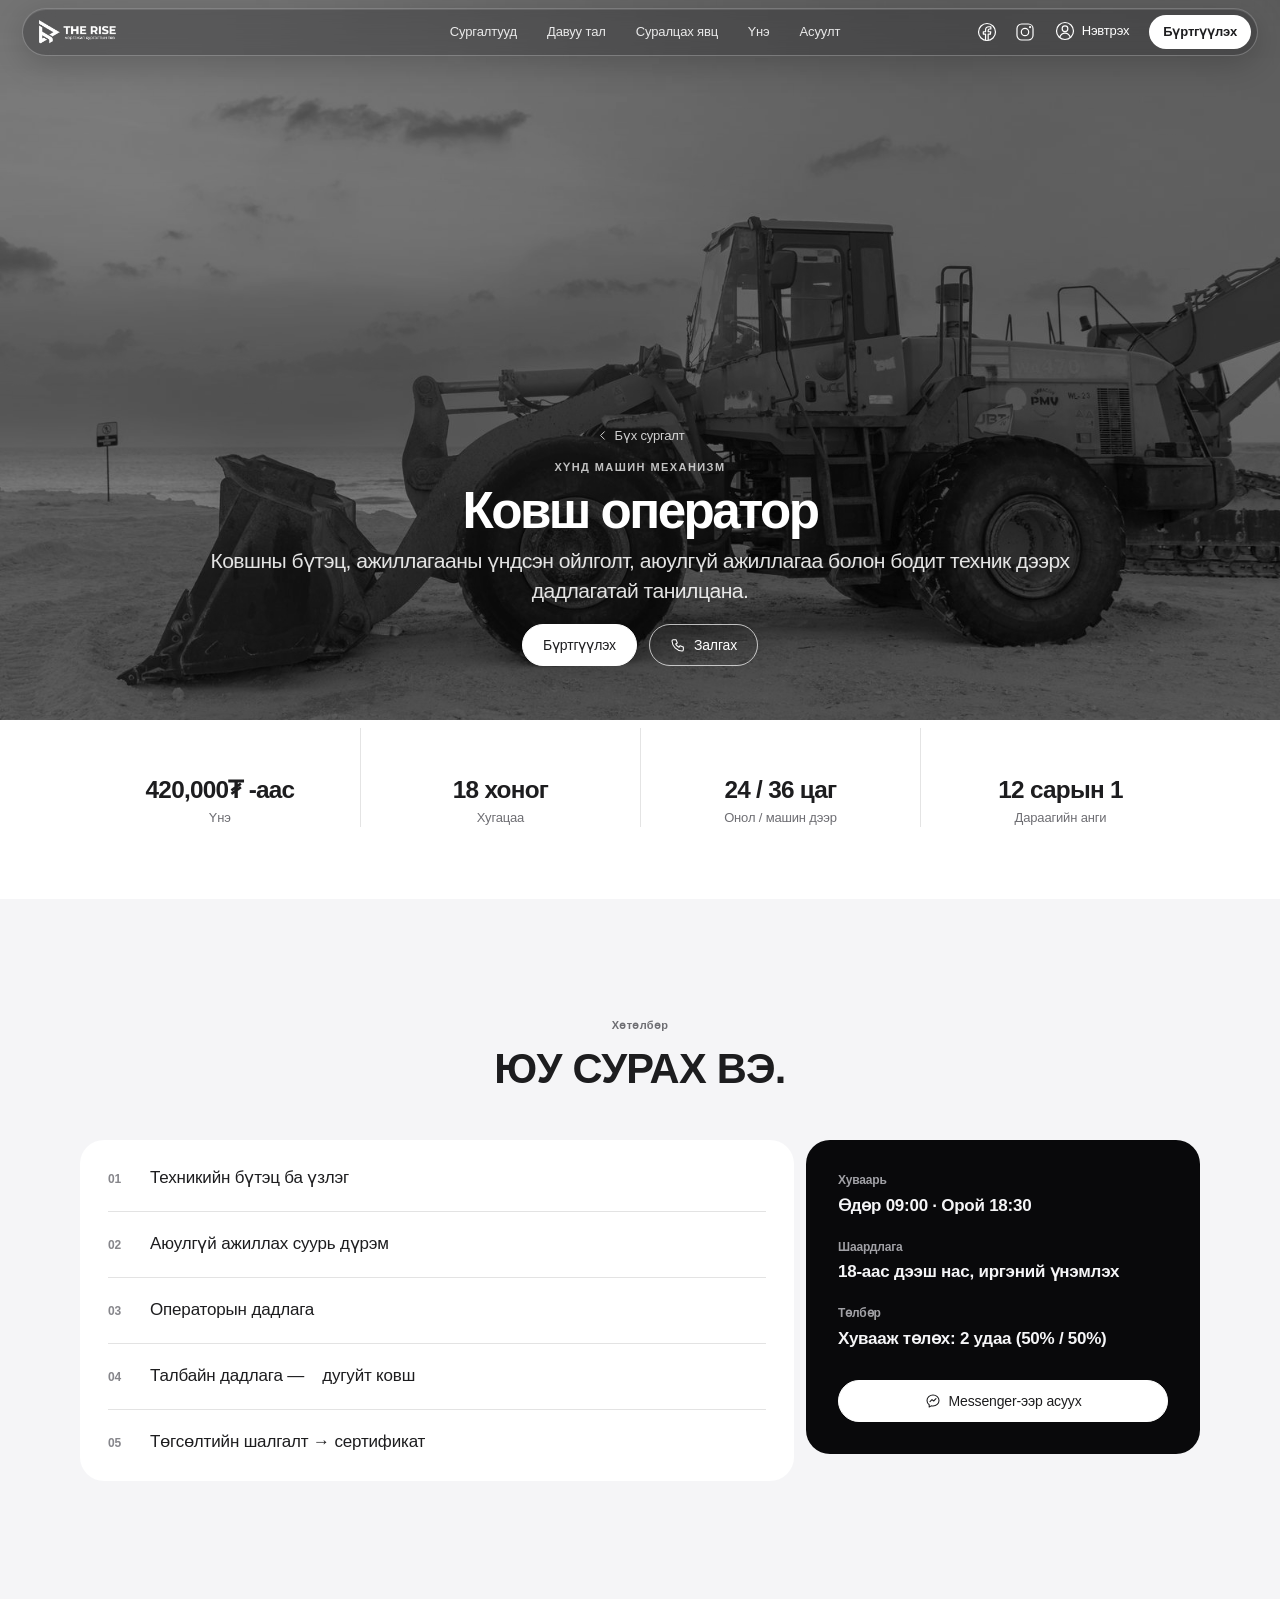
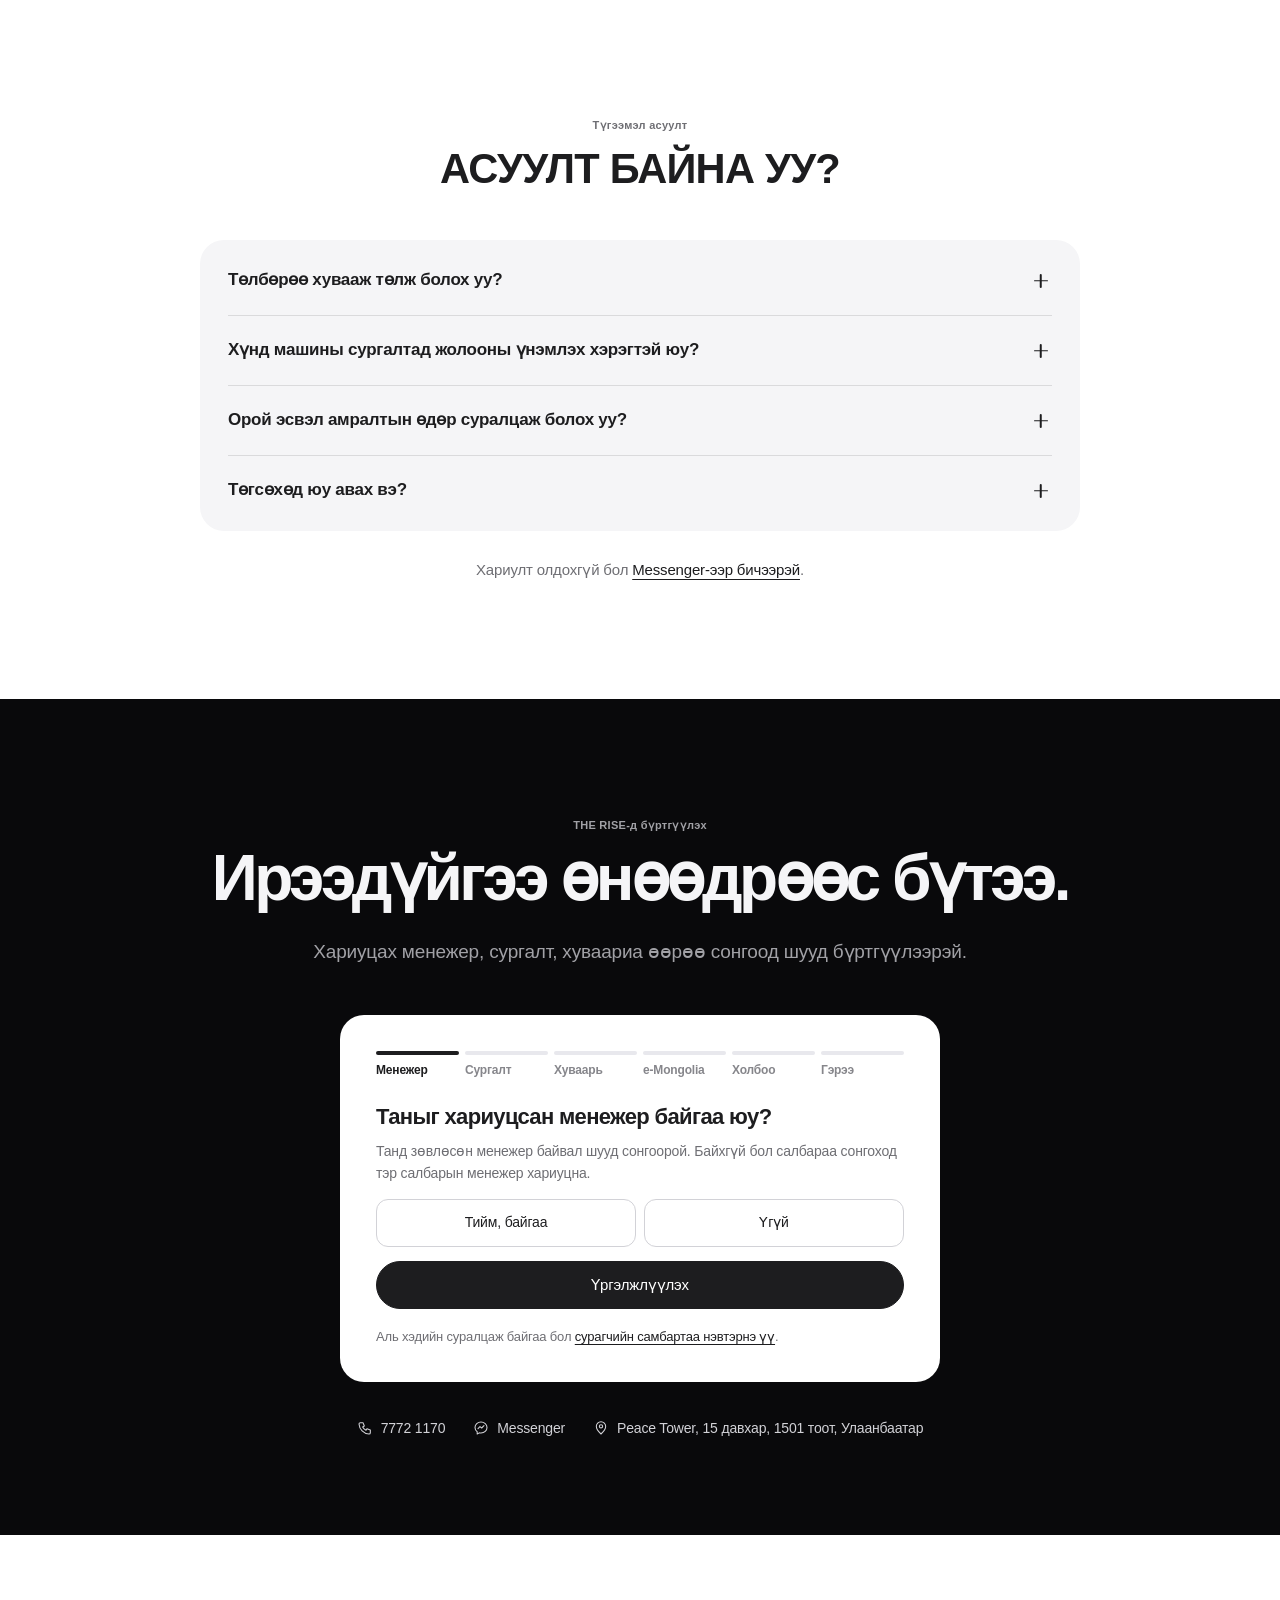
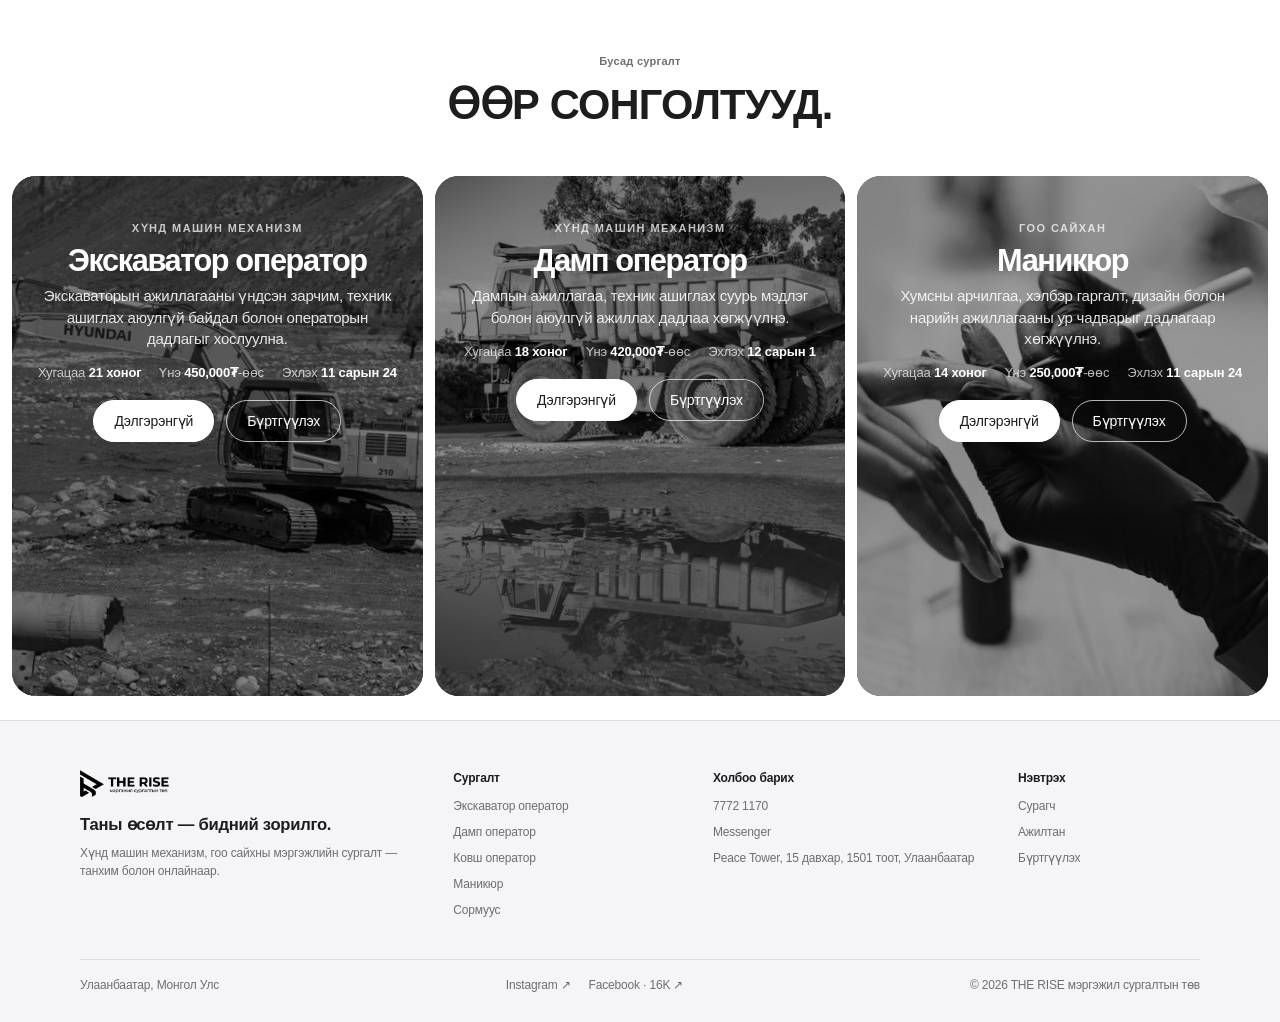
<file: surgalt/kovsh.html>
<!doctype html>
<html lang="mn">
<head>
<meta charset="utf-8">
<meta name="viewport" content="width=device-width,initial-scale=1,viewport-fit=cover">
<title>Ковш оператор сургалт — THE RISE</title>
<meta name="description" content="Ковшны бүтэц, ажиллагааны үндсэн ойлголт, аюулгүй ажиллагаа болон бодит техник дээрх дадлагатай танилцана. Үнэ, хугацаа, хуваарь, бүртгэл.">
<link rel="canonical" href="https://gamu666.github.io/rise/surgalt/kovsh.html">
<meta property="og:type" content="website">
<meta property="og:locale" content="mn_MN">
<meta property="og:site_name" content="THE RISE мэргэжил сургалтын төв">
<meta property="og:url" content="https://gamu666.github.io/rise/surgalt/kovsh.html">
<meta property="og:title" content="Ковш оператор сургалт — THE RISE">
<meta property="og:description" content="Ковшны бүтэц, ажиллагааны үндсэн ойлголт, аюулгүй ажиллагаа болон бодит техник дээрх дадлагатай танилцана. Үнэ, хугацаа, хуваарь, бүртгэл.">
<meta property="og:image" content="https://gamu666.github.io/rise/assets/photos/course-wheel-loader-1600.jpg">
<meta property="og:image:width" content="1600">
<meta property="og:image:height" content="1067">
<meta property="og:image:alt" content="Нар жаргах үеийн дугуйт ковш">
<meta name="twitter:card" content="summary_large_image">
<meta name="theme-color" content="#000000">
<link rel="icon" href="../assets/favicon.svg">
<link rel="preload" as="image" href="../assets/photos/course-wheel-loader-800.jpg" imagesrcset="../assets/photos/course-wheel-loader-800.jpg 800w, ../assets/photos/course-wheel-loader-1600.jpg 1600w" imagesizes="100vw" fetchpriority="high">
<link rel="stylesheet" href="../site.css?v=site15">
<script defer src="../site.js?v=site15"></script>
<script type="application/ld+json">{"@context":"https://schema.org","@type":"EducationalOrganization","name":"THE RISE мэргэжил сургалтын төв","telephone":"7772 1170","address":"Peace Tower, 15 давхар, 1501 тоот, Улаанбаатар","sameAs":["https://www.facebook.com/EDURISE.MN","https://www.instagram.com/the.rise.official"]}</script>
</head>
<body class="course heavy" data-page="kovsh">
<a class="skip" href="#main">Үндсэн агуулга руу</a>
<header class="hdr" data-hdr>
 <div class="hdr-pill">
  <a class="brand" href="../index.html" aria-label="THE RISE нүүр хуудас"><img src="../assets/figma/rise.png" alt="THE RISE" width="99" height="33"></a>
  <nav class="nav" id="site-menu" aria-label="Үндсэн цэс">
   <a href="../index.html#surgalt">Сургалтууд</a><a href="../index.html#davuu">Давуу тал</a><a href="../index.html#yavts">Суралцах явц</a><a href="../index.html#une">Үнэ</a><a href="../index.html#asuult">Асуулт</a>
   <span class="nav-login"><a href="../staff.html#student"><svg class="i" aria-hidden="true"><use href="#i-cap"/></svg>Сурагч нэвтрэх</a><a href="../staff.html"><svg class="i" aria-hidden="true"><use href="#i-brief"/></svg>Ажилтан нэвтрэх</a></span>
  </nav>
  <div class="hdr-act">
   <a class="hicon social" href="https://www.facebook.com/EDURISE.MN" target="_blank" rel="noopener" aria-label="Facebook"><svg class="i" aria-hidden="true"><use href="#i-fb"/></svg></a>
   <a class="hicon social" href="https://www.instagram.com/the.rise.official" target="_blank" rel="noopener" aria-label="Instagram"><svg class="i" aria-hidden="true"><use href="#i-ig"/></svg></a>
   <div class="login" data-login>
    <button class="login-btn" type="button" aria-expanded="false" aria-controls="login-menu"><svg class="i" aria-hidden="true"><use href="#i-user"/></svg><span>Нэвтрэх</span></button>
    <div class="login-menu" id="login-menu" hidden>
     <a href="../staff.html#student"><svg class="i" aria-hidden="true"><use href="#i-cap"/></svg><span><strong>Сурагч</strong><small>Хичээл, хуваарь, төлбөр, сертификат</small></span></a>
     <a href="../staff.html"><svg class="i" aria-hidden="true"><use href="#i-brief"/></svg><span><strong>Ажилтан</strong><small>Багш, менежер, удирдлагын самбар</small></span></a>
    </div>
   </div>
   <a class="nav-cta" href="#burtguuleh">Бүртгүүлэх</a>
   <button class="menu" type="button" aria-expanded="false" aria-controls="site-menu" aria-label="Цэс"><svg class="i i-open" aria-hidden="true"><use href="#i-menu"/></svg><svg class="i i-close" aria-hidden="true"><use href="#i-close"/></svg></button>
  </div>
 </div>
</header>
<main id="main">
 <section class="hero hero-course" data-theme="dark" aria-labelledby="course-title">
  <img class="ph hero-bg" src="../assets/photos/course-wheel-loader-800.jpg" srcset="../assets/photos/course-wheel-loader-800.jpg 800w, ../assets/photos/course-wheel-loader-1600.jpg 1600w" sizes="100vw" width="1600" height="1067" alt="Нар жаргах үеийн дугуйт ковш" fetchpriority="high" style="object-position:50% 62%">
  <span class="veil" aria-hidden="true"></span>
  <div class="hero-copy">
   <a class="back" href="../index.html#surgalt"><svg class="i" aria-hidden="true"><use href="#i-back"/></svg>Бүх сургалт</a>
   <p class="eyebrow">Хүнд машин механизм</p>
   <h1 id="course-title" aria-label="Ковш оператор"><span aria-hidden="true"><span class="w"><span class="wi" style="--i:0">Ковш</span></span> <span class="w"><span class="wi" style="--i:1">оператор</span></span></span></h1>
   <p class="hero-desc">Ковшны бүтэц, ажиллагааны үндсэн ойлголт, аюулгүй ажиллагаа болон бодит техник дээрх дадлагатай танилцана.</p>
   <div class="actions"><a class="btn white" href="#burtguuleh">Бүртгүүлэх</a><a class="btn outline-white" href="tel:77721170"><svg class="i" aria-hidden="true"><use href="#i-phone"/></svg>Залгах</a></div>
  </div>
 </section>

 <section class="facts" aria-label="Гол мэдээлэл">
  <dl class="stats shell"><div><dt><span class="s">420,000₮ -аас</span></dt><dd>Үнэ</dd></div><div><dt><span class="s">18 хоног</span></dt><dd>Хугацаа</dd></div><div><dt><span class="s">24 / 36 цаг</span></dt><dd>Онол / машин дээр</dd></div><div><dt><span class="s">12 сарын 1</span></dt><dd>Дараагийн анги</dd></div></dl>
 </section>

 <section class="program" aria-labelledby="program-title">
  <div class="sec-h shell" data-reveal><p class="eyebrow">Хөтөлбөр</p><h2 id="program-title" aria-label="Юу сурах вэ."><span aria-hidden="true"><span class="w"><span class="wi" style="--i:0">Юу</span></span> <span class="w"><span class="wi" style="--i:1">сурах</span></span> <span class="w"><span class="wi" style="--i:2">вэ.</span></span></span></h2></div>
  <div class="cbody shell">
   <ol class="topics" data-reveal><li>Техникийн бүтэц ба үзлэг</li><li>Аюулгүй ажиллах суурь дүрэм</li><li>Операторын дадлага</li><li>Талбайн дадлага — <span class="s">дугуйт ковш</span></li><li>Төгсөлтийн шалгалт → сертификат</li></ol>
   <aside class="side" data-reveal><h3>Хуваарь</h3><p><span class="s">Өдөр 09:00 · Орой 18:30</span></p><h3>Шаардлага</h3><p><span class="s">18-аас дээш нас, иргэний үнэмлэх</span></p><h3>Төлбөр</h3><p>Хувааж төлөх: <span class="s">2 удаа (50% / 50%)</span></p><a class="btn white" href="https://m.me/EDURISE.MN" target="_blank" rel="noopener"><svg class="i" aria-hidden="true"><use href="#i-msg"/></svg>Messenger-ээр асуух</a></aside>
  </div>
 </section>

 <section class="faq-sec " id="asuult" aria-labelledby="faq-title">
 <div class="shell">
  <div class="sec-h" data-reveal><p class="eyebrow">Түгээмэл асуулт</p><h2 id="faq-title" aria-label="Асуулт байна уу?"><span aria-hidden="true"><span class="w"><span class="wi" style="--i:0">Асуулт</span></span> <span class="w"><span class="wi" style="--i:1">байна</span></span> <span class="w"><span class="wi" style="--i:2">уу?</span></span></span></h2></div>
  <div class="faq" data-reveal><details><summary>Төлбөрөө хувааж төлж болох уу?<span class="pm" aria-hidden="true"></span></summary><p><span class="s">Болно. Сургалтын төлбөрийг 2 хувааж (50% / 50%) төлөх боломжтой.</span></p></details><details><summary>Хүнд машины сургалтад жолооны үнэмлэх хэрэгтэй юу?<span class="pm" aria-hidden="true"></span></summary><p><span class="s">Шаардлагагүй. 18-аас дээш нас, иргэний үнэмлэхтэй байхад хангалттай.</span></p></details><details><summary>Орой эсвэл амралтын өдөр суралцаж болох уу?<span class="pm" aria-hidden="true"></span></summary><p><span class="s">Хүнд машины сургалт өдөр, оройн ангитай. Beauty сургалт амралтын өдрийн ангитай.</span></p></details><details><summary>Төгсөхөд юу авах вэ?<span class="pm" aria-hidden="true"></span></summary><p><span class="s">Төгсөлтийн шалгалтад тэнцсэн суралцагчид THE RISE-ийн сертификат олгоно.</span></p></details></div>
  <p class="faq-more">Хариулт олдохгүй бол <a href="https://m.me/EDURISE.MN" target="_blank" rel="noopener">Messenger-ээр бичээрэй</a>.</p>
 </div>
</section>

 <section class="callout" id="burtguuleh" data-theme="dark" aria-labelledby="enroll-title">
 <div class="callout-copy" data-reveal>
  <p class="eyebrow">THE RISE-д бүртгүүлэх</p>
  <h2 id="enroll-title" aria-label="Ирээдүйгээ өнөөдрөөс бүтээ."><span aria-hidden="true"><span class="w"><span class="wi" style="--i:0">Ирээдүйгээ</span></span> <span class="w"><span class="wi" style="--i:1">өнөөдрөөс</span></span> <span class="w"><span class="wi" style="--i:2">бүтээ.</span></span></span></h2>
  <p class="lead">Хариуцах менежер, сургалт, хуваариа өөрөө сонгоод шууд бүртгүүлээрэй.</p>
 </div>
 <form class="leadform acct" id="lead-form" novalidate data-reveal>
 <ol class="acct-steps" aria-hidden="true"><li class="on">Менежер</li><li>Сургалт</li><li>Хуваарь</li><li>e-Mongolia</li><li>Холбоо</li><li>Гэрээ</li></ol>
 <div class="acct-step" data-step="1">
  <h3>Таныг хариуцсан менежер байгаа юу?</h3>
  <p>Танд зөвлөсөн менежер байвал шууд сонгоорой. Байхгүй бол салбараа сонгоход тэр салбарын менежер хариуцна.</p>
  <div class="acct-seg" role="radiogroup" aria-label="Хариуцсан менежер"><label><input type="radio" name="has" value="yes">Тийм, байгаа</label><label><input type="radio" name="has" value="no">Үгүй</label></div>
  <div class="acct-pick" data-pick="yes" hidden>
   <label class="acct-search"><svg viewBox="0 0 24 24" aria-hidden="true"><circle cx="11" cy="11" r="6.5"/><path d="m16 16 4 4"/></svg><input type="search" name="managerQuery" placeholder="Менежерийн нэрээр хайх" aria-label="Менежер хайх" autocomplete="off" enterkeyhint="search"></label>
   <div class="acct-managers" role="radiogroup" aria-label="Менежерүүд"></div>
   <p class="acct-empty" data-nomatch hidden>Ийм нэртэй менежер олдсонгүй.</p>
  </div>
  <div class="acct-pick" data-pick="no" hidden>
   <p class="acct-legend">Аль салбарт суралцах вэ?</p>
   <div class="acct-seg three" role="radiogroup" aria-label="Салбар" data-branches></div>
  </div>
  <p class="acct-empty" data-status role="status" hidden></p>
  <p class="err" role="alert" hidden></p>
  <div class="acct-row"><button class="btn" type="button" data-next>Үргэлжлүүлэх</button></div>
 </div>
 <div class="acct-step" data-step="2" hidden>
  <h3>Сургалтаа сонгоно уу</h3>
  <div class="acct-courses" role="radiogroup" aria-label="Сургалт"><label class="acct-course"><input type="radio" name="course" value="ekskavator" data-name="Экскаватор оператор"><strong>Экскаватор оператор</strong><span>Хүнд машин механизм</span></label><label class="acct-course"><input type="radio" name="course" value="damp" data-name="Дамп оператор"><strong>Дамп оператор</strong><span>Хүнд машин механизм</span></label><label class="acct-course"><input type="radio" name="course" value="kovsh" data-name="Ковш оператор" checked><strong>Ковш оператор</strong><span>Хүнд машин механизм</span></label><label class="acct-course"><input type="radio" name="course" value="manikyur" data-name="Маникюр"><strong>Маникюр</strong><span>Гоо сайхан</span></label><label class="acct-course"><input type="radio" name="course" value="sormuus" data-name="Сормуус"><strong>Сормуус</strong><span>Гоо сайхан</span></label></div>
  <p class="err" role="alert" hidden></p>
  <div class="acct-row"><button class="btn outline" type="button" data-back>Буцах</button><button class="btn" type="button" data-next>Үргэлжлүүлэх</button></div>
 </div>
 <div class="acct-step" data-step="3" hidden>
  <h3>Өөрийн хуваариа гаргана уу</h3>
  <p>Суралцах өдрүүдээ сонгоод өдөр бүрийн цагаа өөрөө тохируулна.</p>
  <div class="acct-days" role="group" aria-label="Суралцах өдрүүд"></div>
  <div class="acct-slots"></div>
  <p class="acct-sum" data-sum hidden></p>
  <button class="acct-link" type="button" data-same hidden>Эхний өдрийн цагийг бүх өдөрт хэрэглэх</button>
  <p class="err" role="alert" hidden></p>
  <div class="acct-row"><button class="btn outline" type="button" data-back>Буцах</button><button class="btn" type="button" data-next>Үргэлжлүүлэх</button></div>
 </div>
 <div class="acct-step" data-step="4" hidden>
  <h3>e-Mongolia-аас мэдээллээ авах</h3>
  <p>Данс нээхэд овог, нэр, регистрийн дугаараа гараар бичихгүй. e-Mongolia-аас шууд авснаар алдаагүй бүртгэгдэнэ. Бид зөвхөн дараах 3 мэдээллийг авна:</p>
  <ul class="acct-gives"><li><span>Регистрийн дугаар</span></li><li><span>Овог, нэр</span></li><li><span>Иргэний бүртгэлийн зураг<small>Таны дансны зураг болж, сурагчийн үнэмлэх, сертификатад хэвлэгдэнэ</small></span></li></ul>
  <p class="acct-fine">Үүнээс өөр мэдээлэл авахгүй. 18 нас хүрээгүй бол эцэг, эх эсвэл асран хамгаалагч нь өөрийн e-Mongolia-аар нэвтэрч, гэрээнд GSign-аар гарын үсэг зурна.</p>
  <button class="btn acct-provider" type="button" disabled aria-disabled="true"><span class="mark" aria-hidden="true">e</span>e-Mongolia-аар нэвтрэх<span class="acct-soon">Удахгүй</span></button>
  <p class="err" role="alert" hidden></p>
  <div class="acct-row"><button class="btn outline" type="button" data-back>Буцах</button><button class="btn" type="button" data-next>Алгасах</button></div>
 </div>
 <div class="acct-step" data-step="5" hidden>
  <h3>Холбоо барих мэдээлэл</h3>
  <p>Менежер тантай энэ утсаар холбогдоно.</p>
  <label>Овог, нэр<input name="name" autocomplete="name" required maxlength="60" placeholder="Таны нэр"></label>
  <label>Утасны дугаар<input name="phone" type="tel" inputmode="numeric" autocomplete="tel" required pattern="[0-9]{8}" maxlength="12" placeholder="8 оронтой дугаар"></label>
  <label class="hp" aria-hidden="true">Вэб хуудас<input name="website" tabindex="-1" autocomplete="off"></label>
  <p class="err" role="alert" hidden></p>
  <div class="acct-row"><button class="btn outline" type="button" data-back>Буцах</button><button class="btn" type="button" data-next>Үргэлжлүүлэх</button></div>
 </div>
 <div class="acct-step" data-step="6" hidden>
  <h3>Сургалтын гэрээ</h3>
  <p>Гэрээгээ GSign цахим гарын үсгээр онлайнаар байгуулна. Салбар дээр ирэх шаардлагагүй.</p>
  <article class="acct-contract"><strong>Гэрээний гол мэдээлэл</strong><dl><dt>Суралцагч</dt><dd data-c-name></dd><dt>Сургалт</dt><dd data-c-course></dd><dt>Хуваарь</dt><dd data-c-plan></dd><dt data-c-who>Хариуцах менежер</dt><dd data-c-manager></dd><dt>Төлбөр</dt><dd>Гэрээний хавсралтаар</dd></dl></article>
  <div class="acct-sign"><button class="btn acct-provider" type="button" disabled aria-disabled="true"><span class="mark" aria-hidden="true">G</span>GSign-аар гарын үсэг зурах<span class="acct-soon">Удахгүй</span></button></div>
  <p class="acct-fine">Алгасвал менежер тантай холбогдож гэрээг байгуулна.</p>
  <p class="err" role="alert" hidden></p>
  <div class="acct-row"><button class="btn outline" type="button" data-back>Буцах</button><button class="btn" type="submit">Алгасаад бүртгүүлэх</button></div>
 </div>
 <div class="done" hidden tabindex="-1">
  <strong><svg class="i" aria-hidden="true"><use href="#i-check"/></svg>Бүртгэгдлээ</strong>
  <p data-done-text></p>
  <ul class="acct-next"><li data-done-manager></li><li data-done-course></li><li data-done-plan></li><li class="wait">e-Mongolia-аас мэдээлэл авах — алгассан</li><li class="wait">GSign гэрээ — менежер тантай байгуулна</li></ul>
  <div class="actions start"><a class="btn" href="tel:77721170"><svg class="i" aria-hidden="true"><use href="#i-phone"/></svg>Залгах</a><a class="btn outline" href="https://m.me/EDURISE.MN" target="_blank" rel="noopener"><svg class="i" aria-hidden="true"><use href="#i-msg"/></svg>Messenger</a></div>
 </div>
 <div class="done fail" hidden tabindex="-1">
  <strong>Бүртгэл илгээгдсэнгүй</strong>
  <p data-fail-text>Холболт тасарсан байж магадгүй. Дахин оролдох эсвэл доорх аль нэгээр холбогдоорой.</p>
  <div class="actions start"><a class="btn" href="tel:77721170"><svg class="i" aria-hidden="true"><use href="#i-phone"/></svg>Залгах</a><a class="btn outline" href="https://m.me/EDURISE.MN" target="_blank" rel="noopener"><svg class="i" aria-hidden="true"><use href="#i-msg"/></svg>Messenger</a></div>
 </div>
 <p class="fine">Аль хэдийн суралцаж байгаа бол <a href="../staff.html#student">сурагчийн самбартаа нэвтэрнэ үү</a>.</p>
</form>
 <ul class="contacts"><li><svg class="i" aria-hidden="true"><use href="#i-phone"/></svg><a href="tel:77721170">7772 1170</a></li><li><svg class="i" aria-hidden="true"><use href="#i-msg"/></svg><a href="https://m.me/EDURISE.MN" target="_blank" rel="noopener">Messenger</a></li><li><svg class="i" aria-hidden="true"><use href="#i-pin"/></svg><span>Peace Tower, 15 давхар, 1501 тоот, Улаанбаатар</span></li></ul>
</section>

 <section class="others-sec" aria-labelledby="others-title">
  <div class="sec-h shell" data-reveal><p class="eyebrow">Бусад сургалт</p><h2 id="others-title" aria-label="Өөр сонголтууд."><span aria-hidden="true"><span class="w"><span class="wi" style="--i:0">Өөр</span></span> <span class="w"><span class="wi" style="--i:1">сонголтууд.</span></span></span></h2></div>
  <div class="tiles three"><article class="tile" data-track="heavy" data-reveal>
 <img class="ph tile-bg" src="../assets/photos/course-excavator-800.jpg" srcset="../assets/photos/course-excavator-800.jpg 800w, ../assets/photos/course-excavator-1600.jpg 1600w" sizes="(max-width: 900px) 100vw, 50vw" width="1600" height="1068" alt="Уулын бэлд ажиллаж буй гинжит экскаватор" loading="lazy" decoding="async" style="object-position:55% 60%">
 <span class="veil" aria-hidden="true"></span>
 <div class="tile-copy">
  <p class="eyebrow">Хүнд машин механизм</p>
  <h3>Экскаватор оператор</h3>
  <p class="tile-sub">Экскаваторын ажиллагааны үндсэн зарчим, техник ашиглах аюулгүй байдал болон операторын дадлагыг хослуулна.</p>
  <p class="tile-meta"><span>Хугацаа <b><span class="s">21 хоног</span></b></span><span>Үнэ <b><span class="s">450,000₮</span></b>-өөс</span><span>Эхлэх <b><span class="s">11 сарын 24</span></b></span></p>
  <div class="actions"><a class="btn white" href="../surgalt/ekskavator.html">Дэлгэрэнгүй</a><a class="btn outline-white" href="../surgalt/ekskavator.html#burtguuleh">Бүртгүүлэх</a></div>
 </div>
</article><article class="tile" data-track="heavy" data-reveal>
 <img class="ph tile-bg" src="../assets/photos/course-dump-truck-800.jpg" srcset="../assets/photos/course-dump-truck-800.jpg 800w, ../assets/photos/course-dump-truck-1600.jpg 1600w" sizes="(max-width: 900px) 100vw, 50vw" width="1600" height="1067" alt="Уурхайн шар дамп машин" loading="lazy" decoding="async" style="object-position:45% 45%">
 <span class="veil" aria-hidden="true"></span>
 <div class="tile-copy">
  <p class="eyebrow">Хүнд машин механизм</p>
  <h3>Дамп оператор</h3>
  <p class="tile-sub">Дампын ажиллагаа, техник ашиглах суурь мэдлэг болон аюулгүй ажиллах дадлаа хөгжүүлнэ.</p>
  <p class="tile-meta"><span>Хугацаа <b><span class="s">18 хоног</span></b></span><span>Үнэ <b><span class="s">420,000₮</span></b>-өөс</span><span>Эхлэх <b><span class="s">12 сарын 1</span></b></span></p>
  <div class="actions"><a class="btn white" href="../surgalt/damp.html">Дэлгэрэнгүй</a><a class="btn outline-white" href="../surgalt/damp.html#burtguuleh">Бүртгүүлэх</a></div>
 </div>
</article><article class="tile" data-track="beauty" data-reveal>
 <img class="ph tile-bg" src="../assets/photos/course-manicure-800.jpg" srcset="../assets/photos/course-manicure-800.jpg 800w, ../assets/photos/course-manicure-1600.jpg 1600w" sizes="(max-width: 900px) 100vw, 50vw" width="1600" height="1067" alt="Маникюрын мастер хумс арчилж буй нь" loading="lazy" decoding="async" style="object-position:55% 50%">
 <span class="veil" aria-hidden="true"></span>
 <div class="tile-copy">
  <p class="eyebrow">Гоо сайхан</p>
  <h3>Маникюр</h3>
  <p class="tile-sub">Хумсны арчилгаа, хэлбэр гаргалт, дизайн болон нарийн ажиллагааны ур чадварыг дадлагаар хөгжүүлнэ.</p>
  <p class="tile-meta"><span>Хугацаа <b><span class="s">14 хоног</span></b></span><span>Үнэ <b><span class="s">250,000₮</span></b>-өөс</span><span>Эхлэх <b><span class="s">11 сарын 24</span></b></span></p>
  <div class="actions"><a class="btn white" href="../surgalt/manikyur.html">Дэлгэрэнгүй</a><a class="btn outline-white" href="../surgalt/manikyur.html#burtguuleh">Бүртгүүлэх</a></div>
 </div>
</article></div>
 </section>
</main>
<footer class="foot" id="holboo">
 <div class="shell">
  <div class="fgrid">
   <div class="foot-brand"><a href="../index.html" aria-label="THE RISE нүүр хуудас"><img src="../assets/figma/rise.png" alt="THE RISE" width="99" height="33"></a><p class="tagline">Таны өсөлт — бидний зорилго.</p><p>Хүнд машин механизм, гоо сайхны мэргэжлийн сургалт — танхим болон онлайнаар.</p></div>
   <div><h4>Сургалт</h4><ul><li><a href="../surgalt/ekskavator.html">Экскаватор оператор</a></li><li><a href="../surgalt/damp.html">Дамп оператор</a></li><li><a href="../surgalt/kovsh.html">Ковш оператор</a></li><li><a href="../surgalt/manikyur.html">Маникюр</a></li><li><a href="../surgalt/sormuus.html">Сормуус</a></li></ul></div>
   <div><h4>Холбоо барих</h4><ul><li><a href="tel:77721170">7772 1170</a></li><li><a href="https://m.me/EDURISE.MN" target="_blank" rel="noopener">Messenger</a></li><li>Peace Tower, 15 давхар, 1501 тоот, Улаанбаатар</li></ul></div>
   <div><h4>Нэвтрэх</h4><ul><li><a href="../staff.html#student">Сурагч</a></li><li><a href="../staff.html">Ажилтан</a></li><li><a href="../index.html#burtguuleh">Бүртгүүлэх</a></li></ul></div>
  </div>
  <div class="foot-meta"><span>Улаанбаатар, Монгол Улс</span><span class="socials"><a href="https://www.instagram.com/the.rise.official" target="_blank" rel="noopener">Instagram ↗</a><a href="https://www.facebook.com/EDURISE.MN" target="_blank" rel="noopener">Facebook · 16K ↗</a></span><span>© 2026 THE RISE мэргэжил сургалтын төв</span></div>
 </div>
</footer>
<div class="bar" aria-label="Холбоо барих">
 <a href="tel:77721170"><svg class="i" aria-hidden="true"><use href="#i-phone"/></svg>Залгах</a><a href="https://m.me/EDURISE.MN" target="_blank" rel="noopener"><svg class="i" aria-hidden="true"><use href="#i-msg"/></svg>Messenger</a><a class="go" href="#burtguuleh">Бүртгүүлэх</a>
</div>
<svg width="0" height="0" style="position:absolute" aria-hidden="true">
<symbol id="i-phone" viewBox="0 0 24 24"><path d="M5 4h4l2 5-2.5 1.5a11 11 0 0 0 5 5L15 13l5 2v4a2 2 0 0 1-2 2A16 16 0 0 1 3 6a2 2 0 0 1 2-2"/></symbol>
<symbol id="i-msg" viewBox="0 0 24 24"><path d="M12 3C7 3 3 6.7 3 11.3c0 2.6 1.3 4.9 3.3 6.4V21l3.1-1.7c.8.2 1.7.3 2.6.3 5 0 9-3.7 9-8.3S17 3 12 3Z"/><path d="m7.5 13 3-3 2.5 2 3.5-3.5"/></symbol>
<symbol id="i-pin" viewBox="0 0 24 24"><path d="M12 21s7-6.2 7-11.5A7 7 0 0 0 5 9.5C5 14.8 12 21 12 21Z"/><circle cx="12" cy="9.5" r="2.5"/></symbol>
<symbol id="i-chev" viewBox="0 0 24 24"><path d="m6 9 6 6 6-6"/></symbol>
<symbol id="i-menu" viewBox="0 0 24 24"><path d="M4 8h16M4 16h16"/></symbol>
<symbol id="i-close" viewBox="0 0 24 24"><path d="M6 6l12 12M18 6 6 18"/></symbol>
<symbol id="i-ig" viewBox="0 0 24 24"><rect x="3.25" y="3.25" width="17.5" height="17.5" rx="5.1"/><circle cx="12" cy="12" r="4.05"/><circle cx="17.55" cy="6.65" r=".6"/></symbol>
<symbol id="i-fb" viewBox="0 0 24 24"><circle cx="12" cy="12" r="9.25"/><path d="M13.3 20.7v-6.4h2.4l.4-2.6h-2.8V10c0-.8.3-1.3 1.4-1.3h1.5V6.4a17 17 0 0 0-2.2-.1c-2.2 0-3.6 1.3-3.6 3.7v1.7H8v2.6h2.4v6.4"/></symbol>
<symbol id="i-user" viewBox="0 0 24 24"><circle cx="12" cy="12" r="9.25"/><circle cx="12" cy="9.5" r="3.1"/><path d="M6.45 18.15c1.23-2.55 3.08-3.82 5.55-3.82s4.32 1.27 5.55 3.82"/></symbol>
<symbol id="i-back" viewBox="0 0 24 24"><path d="M15 6l-6 6 6 6"/></symbol>
<symbol id="i-arrow" viewBox="0 0 24 24"><path d="M9 6l6 6-6 6"/></symbol>
<symbol id="i-check" viewBox="0 0 24 24"><path d="m5 12.5 4.5 4.5L19 7.5"/></symbol>
<symbol id="i-cap" viewBox="0 0 24 24"><path d="M21.4 10.9a1 1 0 0 0 0-1.8l-8.6-3.9a2 2 0 0 0-1.6 0L2.6 9.1a1 1 0 0 0 0 1.8l8.6 3.9a2 2 0 0 0 1.6 0Z"/><path d="M22 10v6M6 12.5V16a6 3 0 0 0 12 0v-3.5"/></symbol>
<symbol id="i-brief" viewBox="0 0 24 24"><rect x="2.5" y="7" width="19" height="13.5" rx="2.5"/><path d="M16 20.5V5a2 2 0 0 0-2-2h-4a2 2 0 0 0-2 2v15.5"/></symbol>
</svg>
</body>
</html>
</file>
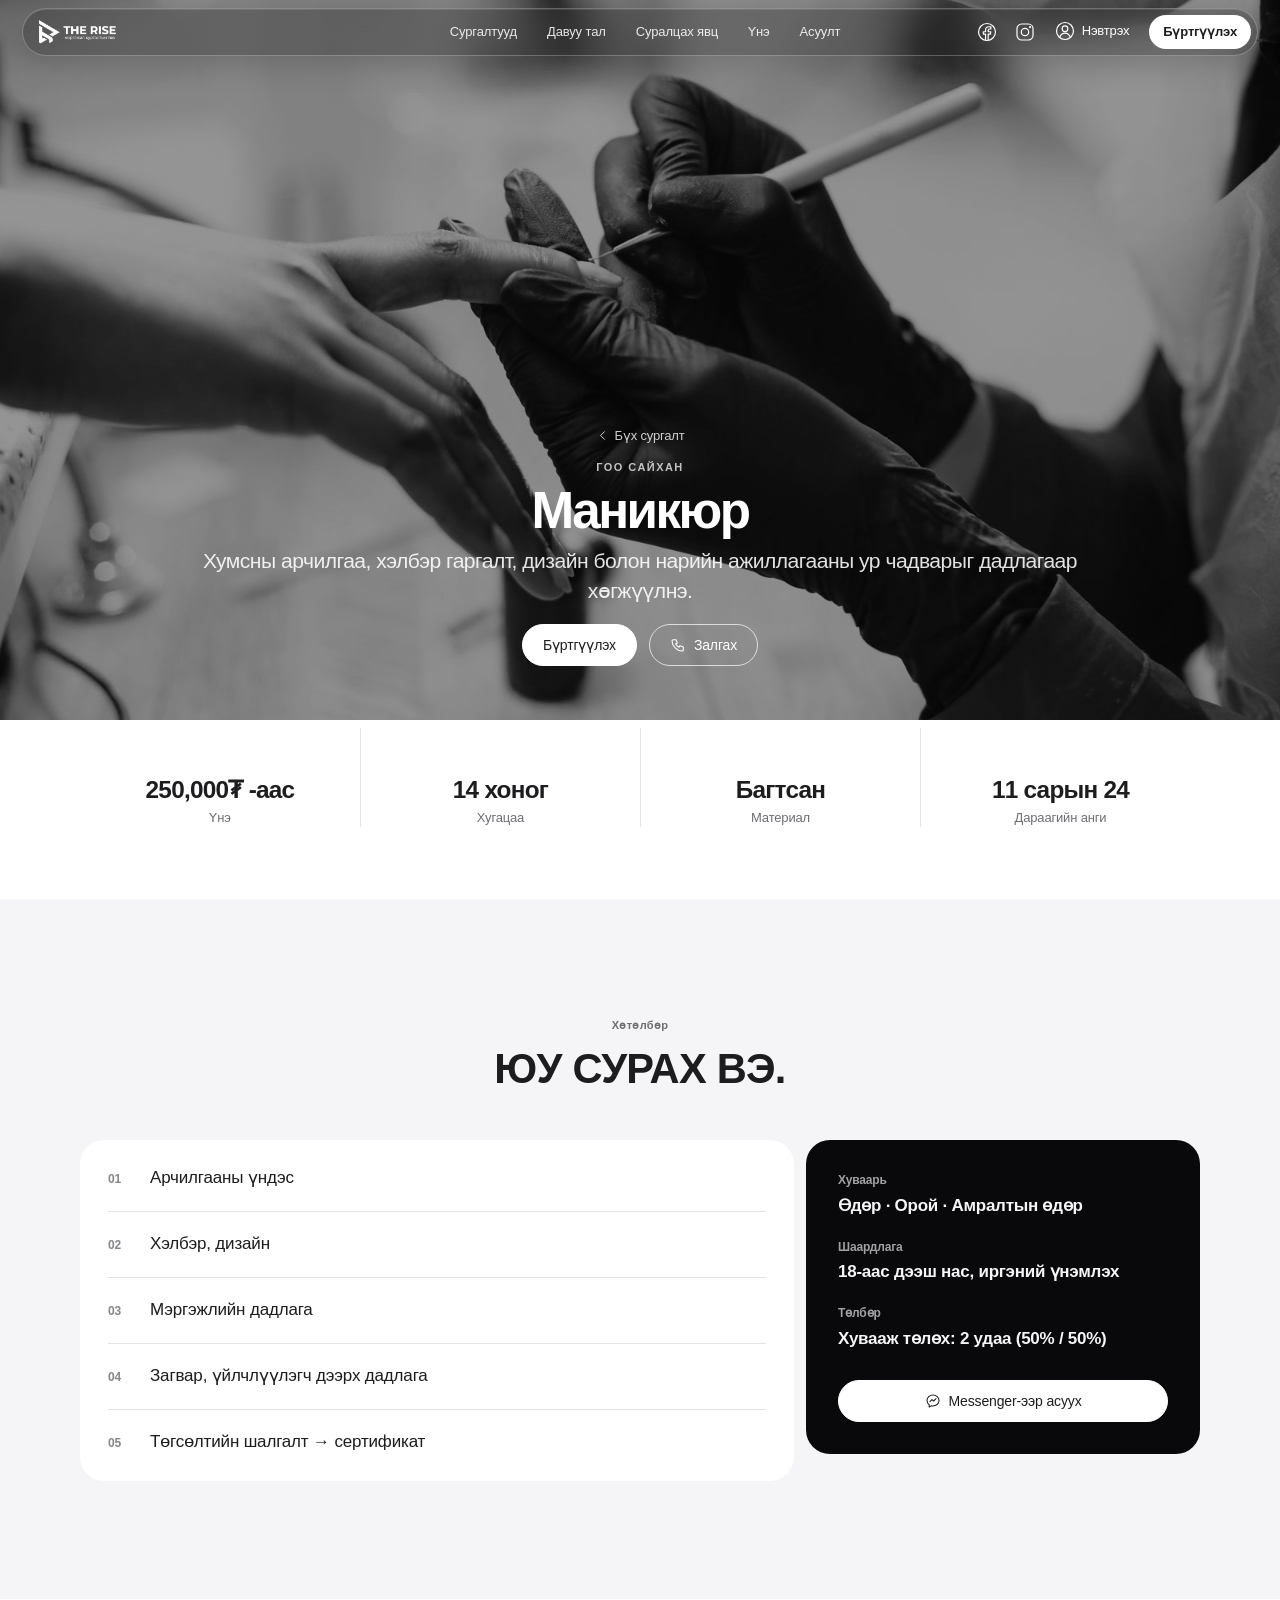
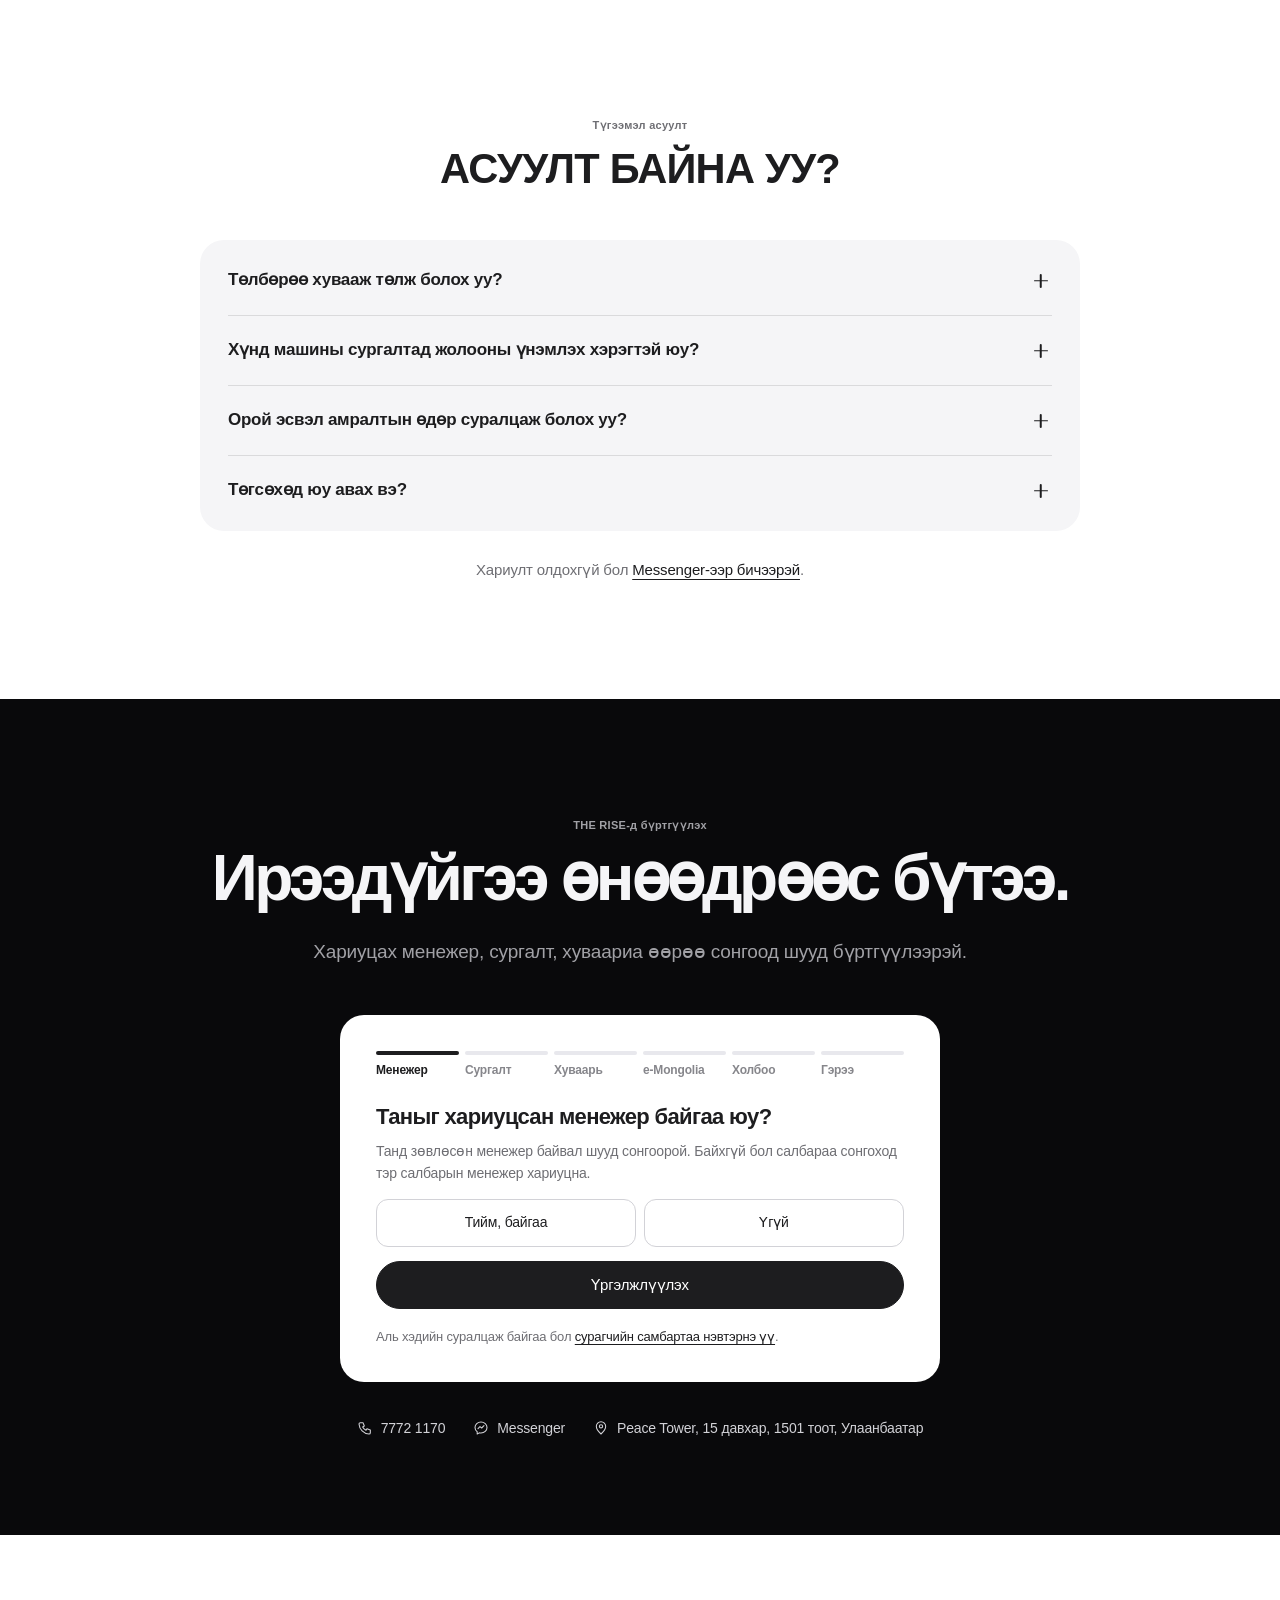
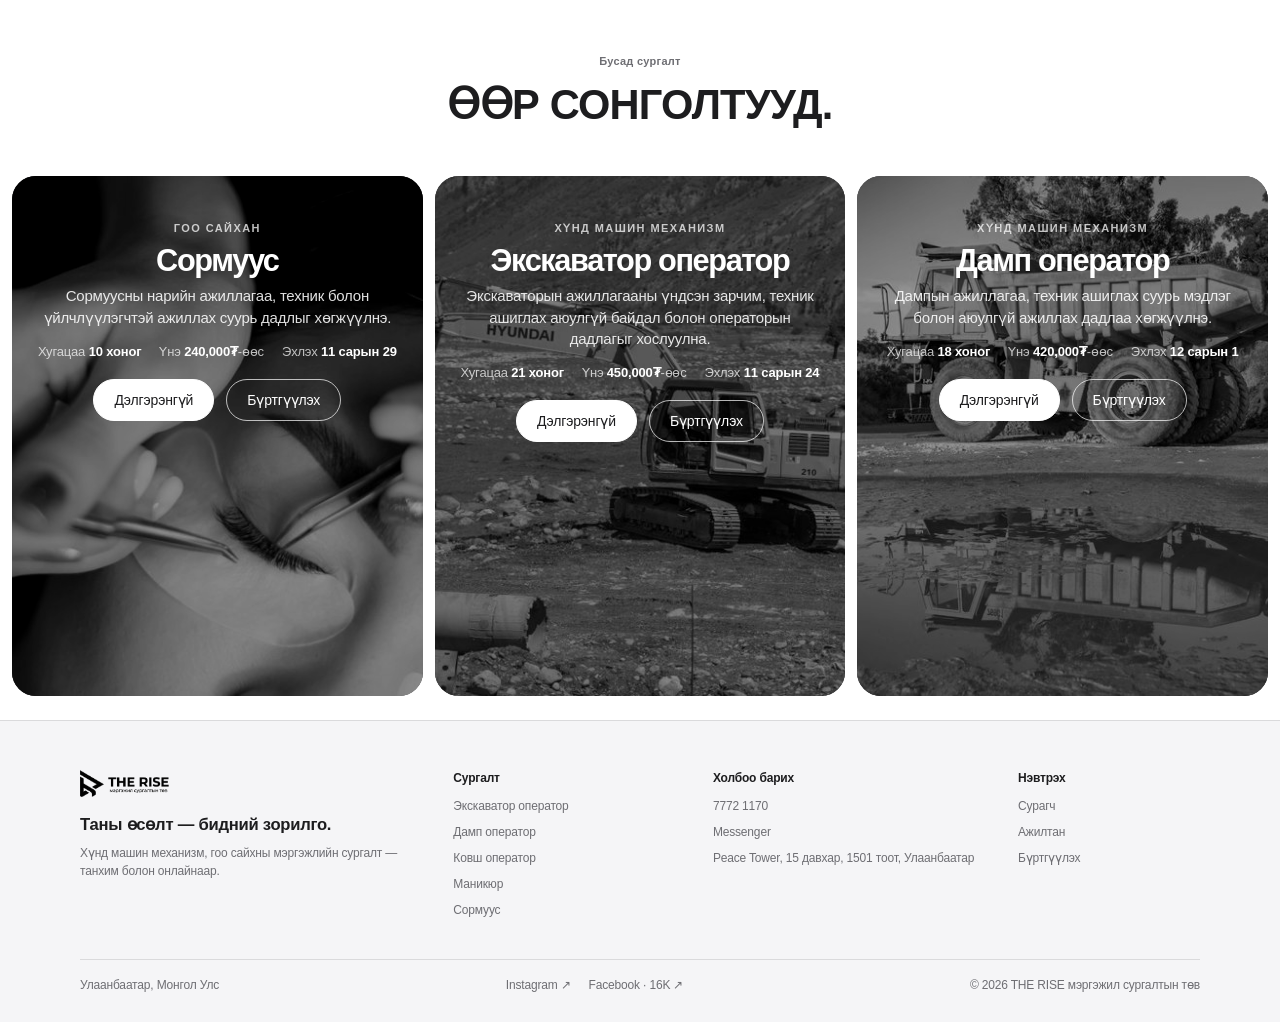
<file: surgalt/manikyur.html>
<!doctype html>
<html lang="mn">
<head>
<meta charset="utf-8">
<meta name="viewport" content="width=device-width,initial-scale=1,viewport-fit=cover">
<title>Маникюр сургалт — THE RISE</title>
<meta name="description" content="Хумсны арчилгаа, хэлбэр гаргалт, дизайн болон нарийн ажиллагааны ур чадварыг дадлагаар хөгжүүлнэ. Үнэ, хугацаа, хуваарь, бүртгэл.">
<link rel="canonical" href="https://gamu666.github.io/rise/surgalt/manikyur.html">
<meta property="og:type" content="website">
<meta property="og:locale" content="mn_MN">
<meta property="og:site_name" content="THE RISE мэргэжил сургалтын төв">
<meta property="og:url" content="https://gamu666.github.io/rise/surgalt/manikyur.html">
<meta property="og:title" content="Маникюр сургалт — THE RISE">
<meta property="og:description" content="Хумсны арчилгаа, хэлбэр гаргалт, дизайн болон нарийн ажиллагааны ур чадварыг дадлагаар хөгжүүлнэ. Үнэ, хугацаа, хуваарь, бүртгэл.">
<meta property="og:image" content="https://gamu666.github.io/rise/assets/photos/course-manicure-1600.jpg">
<meta property="og:image:width" content="1600">
<meta property="og:image:height" content="1067">
<meta property="og:image:alt" content="Маникюрын мастер хумс арчилж буй нь">
<meta name="twitter:card" content="summary_large_image">
<meta name="theme-color" content="#000000">
<link rel="icon" href="../assets/favicon.svg">
<link rel="preload" as="image" href="../assets/photos/course-manicure-800.jpg" imagesrcset="../assets/photos/course-manicure-800.jpg 800w, ../assets/photos/course-manicure-1600.jpg 1600w" imagesizes="100vw" fetchpriority="high">
<link rel="stylesheet" href="../site.css?v=site15">
<script defer src="../site.js?v=site15"></script>
<script type="application/ld+json">{"@context":"https://schema.org","@type":"EducationalOrganization","name":"THE RISE мэргэжил сургалтын төв","telephone":"7772 1170","address":"Peace Tower, 15 давхар, 1501 тоот, Улаанбаатар","sameAs":["https://www.facebook.com/EDURISE.MN","https://www.instagram.com/the.rise.official"]}</script>
</head>
<body class="course beauty" data-page="manikyur">
<a class="skip" href="#main">Үндсэн агуулга руу</a>
<header class="hdr" data-hdr>
 <div class="hdr-pill">
  <a class="brand" href="../index.html" aria-label="THE RISE нүүр хуудас"><img src="../assets/figma/rise.png" alt="THE RISE" width="99" height="33"></a>
  <nav class="nav" id="site-menu" aria-label="Үндсэн цэс">
   <a href="../index.html#surgalt">Сургалтууд</a><a href="../index.html#davuu">Давуу тал</a><a href="../index.html#yavts">Суралцах явц</a><a href="../index.html#une">Үнэ</a><a href="../index.html#asuult">Асуулт</a>
   <span class="nav-login"><a href="../staff.html#student"><svg class="i" aria-hidden="true"><use href="#i-cap"/></svg>Сурагч нэвтрэх</a><a href="../staff.html"><svg class="i" aria-hidden="true"><use href="#i-brief"/></svg>Ажилтан нэвтрэх</a></span>
  </nav>
  <div class="hdr-act">
   <a class="hicon social" href="https://www.facebook.com/EDURISE.MN" target="_blank" rel="noopener" aria-label="Facebook"><svg class="i" aria-hidden="true"><use href="#i-fb"/></svg></a>
   <a class="hicon social" href="https://www.instagram.com/the.rise.official" target="_blank" rel="noopener" aria-label="Instagram"><svg class="i" aria-hidden="true"><use href="#i-ig"/></svg></a>
   <div class="login" data-login>
    <button class="login-btn" type="button" aria-expanded="false" aria-controls="login-menu"><svg class="i" aria-hidden="true"><use href="#i-user"/></svg><span>Нэвтрэх</span></button>
    <div class="login-menu" id="login-menu" hidden>
     <a href="../staff.html#student"><svg class="i" aria-hidden="true"><use href="#i-cap"/></svg><span><strong>Сурагч</strong><small>Хичээл, хуваарь, төлбөр, сертификат</small></span></a>
     <a href="../staff.html"><svg class="i" aria-hidden="true"><use href="#i-brief"/></svg><span><strong>Ажилтан</strong><small>Багш, менежер, удирдлагын самбар</small></span></a>
    </div>
   </div>
   <a class="nav-cta" href="#burtguuleh">Бүртгүүлэх</a>
   <button class="menu" type="button" aria-expanded="false" aria-controls="site-menu" aria-label="Цэс"><svg class="i i-open" aria-hidden="true"><use href="#i-menu"/></svg><svg class="i i-close" aria-hidden="true"><use href="#i-close"/></svg></button>
  </div>
 </div>
</header>
<main id="main">
 <section class="hero hero-course" data-theme="dark" aria-labelledby="course-title">
  <img class="ph hero-bg" src="../assets/photos/course-manicure-800.jpg" srcset="../assets/photos/course-manicure-800.jpg 800w, ../assets/photos/course-manicure-1600.jpg 1600w" sizes="100vw" width="1600" height="1067" alt="Маникюрын мастер хумс арчилж буй нь" fetchpriority="high" style="object-position:55% 50%">
  <span class="veil" aria-hidden="true"></span>
  <div class="hero-copy">
   <a class="back" href="../index.html#surgalt"><svg class="i" aria-hidden="true"><use href="#i-back"/></svg>Бүх сургалт</a>
   <p class="eyebrow">Гоо сайхан</p>
   <h1 id="course-title" aria-label="Маникюр"><span aria-hidden="true"><span class="w"><span class="wi" style="--i:0">Маникюр</span></span></span></h1>
   <p class="hero-desc">Хумсны арчилгаа, хэлбэр гаргалт, дизайн болон нарийн ажиллагааны ур чадварыг дадлагаар хөгжүүлнэ.</p>
   <div class="actions"><a class="btn white" href="#burtguuleh">Бүртгүүлэх</a><a class="btn outline-white" href="tel:77721170"><svg class="i" aria-hidden="true"><use href="#i-phone"/></svg>Залгах</a></div>
  </div>
 </section>

 <section class="facts" aria-label="Гол мэдээлэл">
  <dl class="stats shell"><div><dt><span class="s">250,000₮ -аас</span></dt><dd>Үнэ</dd></div><div><dt><span class="s">14 хоног</span></dt><dd>Хугацаа</dd></div><div><dt><span class="s">Багтсан</span></dt><dd>Материал</dd></div><div><dt><span class="s">11 сарын 24</span></dt><dd>Дараагийн анги</dd></div></dl>
 </section>

 <section class="program" aria-labelledby="program-title">
  <div class="sec-h shell" data-reveal><p class="eyebrow">Хөтөлбөр</p><h2 id="program-title" aria-label="Юу сурах вэ."><span aria-hidden="true"><span class="w"><span class="wi" style="--i:0">Юу</span></span> <span class="w"><span class="wi" style="--i:1">сурах</span></span> <span class="w"><span class="wi" style="--i:2">вэ.</span></span></span></h2></div>
  <div class="cbody shell">
   <ol class="topics" data-reveal><li>Арчилгааны үндэс</li><li>Хэлбэр, дизайн</li><li>Мэргэжлийн дадлага</li><li>Загвар, үйлчлүүлэгч дээрх дадлага</li><li>Төгсөлтийн шалгалт → сертификат</li></ol>
   <aside class="side" data-reveal><h3>Хуваарь</h3><p><span class="s">Өдөр · Орой · Амралтын өдөр</span></p><h3>Шаардлага</h3><p><span class="s">18-аас дээш нас, иргэний үнэмлэх</span></p><h3>Төлбөр</h3><p>Хувааж төлөх: <span class="s">2 удаа (50% / 50%)</span></p><a class="btn white" href="https://m.me/EDURISE.MN" target="_blank" rel="noopener"><svg class="i" aria-hidden="true"><use href="#i-msg"/></svg>Messenger-ээр асуух</a></aside>
  </div>
 </section>

 <section class="faq-sec " id="asuult" aria-labelledby="faq-title">
 <div class="shell">
  <div class="sec-h" data-reveal><p class="eyebrow">Түгээмэл асуулт</p><h2 id="faq-title" aria-label="Асуулт байна уу?"><span aria-hidden="true"><span class="w"><span class="wi" style="--i:0">Асуулт</span></span> <span class="w"><span class="wi" style="--i:1">байна</span></span> <span class="w"><span class="wi" style="--i:2">уу?</span></span></span></h2></div>
  <div class="faq" data-reveal><details><summary>Төлбөрөө хувааж төлж болох уу?<span class="pm" aria-hidden="true"></span></summary><p><span class="s">Болно. Сургалтын төлбөрийг 2 хувааж (50% / 50%) төлөх боломжтой.</span></p></details><details><summary>Хүнд машины сургалтад жолооны үнэмлэх хэрэгтэй юу?<span class="pm" aria-hidden="true"></span></summary><p><span class="s">Шаардлагагүй. 18-аас дээш нас, иргэний үнэмлэхтэй байхад хангалттай.</span></p></details><details><summary>Орой эсвэл амралтын өдөр суралцаж болох уу?<span class="pm" aria-hidden="true"></span></summary><p><span class="s">Хүнд машины сургалт өдөр, оройн ангитай. Beauty сургалт амралтын өдрийн ангитай.</span></p></details><details><summary>Төгсөхөд юу авах вэ?<span class="pm" aria-hidden="true"></span></summary><p><span class="s">Төгсөлтийн шалгалтад тэнцсэн суралцагчид THE RISE-ийн сертификат олгоно.</span></p></details></div>
  <p class="faq-more">Хариулт олдохгүй бол <a href="https://m.me/EDURISE.MN" target="_blank" rel="noopener">Messenger-ээр бичээрэй</a>.</p>
 </div>
</section>

 <section class="callout" id="burtguuleh" data-theme="dark" aria-labelledby="enroll-title">
 <div class="callout-copy" data-reveal>
  <p class="eyebrow">THE RISE-д бүртгүүлэх</p>
  <h2 id="enroll-title" aria-label="Ирээдүйгээ өнөөдрөөс бүтээ."><span aria-hidden="true"><span class="w"><span class="wi" style="--i:0">Ирээдүйгээ</span></span> <span class="w"><span class="wi" style="--i:1">өнөөдрөөс</span></span> <span class="w"><span class="wi" style="--i:2">бүтээ.</span></span></span></h2>
  <p class="lead">Хариуцах менежер, сургалт, хуваариа өөрөө сонгоод шууд бүртгүүлээрэй.</p>
 </div>
 <form class="leadform acct" id="lead-form" novalidate data-reveal>
 <ol class="acct-steps" aria-hidden="true"><li class="on">Менежер</li><li>Сургалт</li><li>Хуваарь</li><li>e-Mongolia</li><li>Холбоо</li><li>Гэрээ</li></ol>
 <div class="acct-step" data-step="1">
  <h3>Таныг хариуцсан менежер байгаа юу?</h3>
  <p>Танд зөвлөсөн менежер байвал шууд сонгоорой. Байхгүй бол салбараа сонгоход тэр салбарын менежер хариуцна.</p>
  <div class="acct-seg" role="radiogroup" aria-label="Хариуцсан менежер"><label><input type="radio" name="has" value="yes">Тийм, байгаа</label><label><input type="radio" name="has" value="no">Үгүй</label></div>
  <div class="acct-pick" data-pick="yes" hidden>
   <label class="acct-search"><svg viewBox="0 0 24 24" aria-hidden="true"><circle cx="11" cy="11" r="6.5"/><path d="m16 16 4 4"/></svg><input type="search" name="managerQuery" placeholder="Менежерийн нэрээр хайх" aria-label="Менежер хайх" autocomplete="off" enterkeyhint="search"></label>
   <div class="acct-managers" role="radiogroup" aria-label="Менежерүүд"></div>
   <p class="acct-empty" data-nomatch hidden>Ийм нэртэй менежер олдсонгүй.</p>
  </div>
  <div class="acct-pick" data-pick="no" hidden>
   <p class="acct-legend">Аль салбарт суралцах вэ?</p>
   <div class="acct-seg three" role="radiogroup" aria-label="Салбар" data-branches></div>
  </div>
  <p class="acct-empty" data-status role="status" hidden></p>
  <p class="err" role="alert" hidden></p>
  <div class="acct-row"><button class="btn" type="button" data-next>Үргэлжлүүлэх</button></div>
 </div>
 <div class="acct-step" data-step="2" hidden>
  <h3>Сургалтаа сонгоно уу</h3>
  <div class="acct-courses" role="radiogroup" aria-label="Сургалт"><label class="acct-course"><input type="radio" name="course" value="ekskavator" data-name="Экскаватор оператор"><strong>Экскаватор оператор</strong><span>Хүнд машин механизм</span></label><label class="acct-course"><input type="radio" name="course" value="damp" data-name="Дамп оператор"><strong>Дамп оператор</strong><span>Хүнд машин механизм</span></label><label class="acct-course"><input type="radio" name="course" value="kovsh" data-name="Ковш оператор"><strong>Ковш оператор</strong><span>Хүнд машин механизм</span></label><label class="acct-course"><input type="radio" name="course" value="manikyur" data-name="Маникюр" checked><strong>Маникюр</strong><span>Гоо сайхан</span></label><label class="acct-course"><input type="radio" name="course" value="sormuus" data-name="Сормуус"><strong>Сормуус</strong><span>Гоо сайхан</span></label></div>
  <p class="err" role="alert" hidden></p>
  <div class="acct-row"><button class="btn outline" type="button" data-back>Буцах</button><button class="btn" type="button" data-next>Үргэлжлүүлэх</button></div>
 </div>
 <div class="acct-step" data-step="3" hidden>
  <h3>Өөрийн хуваариа гаргана уу</h3>
  <p>Суралцах өдрүүдээ сонгоод өдөр бүрийн цагаа өөрөө тохируулна.</p>
  <div class="acct-days" role="group" aria-label="Суралцах өдрүүд"></div>
  <div class="acct-slots"></div>
  <p class="acct-sum" data-sum hidden></p>
  <button class="acct-link" type="button" data-same hidden>Эхний өдрийн цагийг бүх өдөрт хэрэглэх</button>
  <p class="err" role="alert" hidden></p>
  <div class="acct-row"><button class="btn outline" type="button" data-back>Буцах</button><button class="btn" type="button" data-next>Үргэлжлүүлэх</button></div>
 </div>
 <div class="acct-step" data-step="4" hidden>
  <h3>e-Mongolia-аас мэдээллээ авах</h3>
  <p>Данс нээхэд овог, нэр, регистрийн дугаараа гараар бичихгүй. e-Mongolia-аас шууд авснаар алдаагүй бүртгэгдэнэ. Бид зөвхөн дараах 3 мэдээллийг авна:</p>
  <ul class="acct-gives"><li><span>Регистрийн дугаар</span></li><li><span>Овог, нэр</span></li><li><span>Иргэний бүртгэлийн зураг<small>Таны дансны зураг болж, сурагчийн үнэмлэх, сертификатад хэвлэгдэнэ</small></span></li></ul>
  <p class="acct-fine">Үүнээс өөр мэдээлэл авахгүй. 18 нас хүрээгүй бол эцэг, эх эсвэл асран хамгаалагч нь өөрийн e-Mongolia-аар нэвтэрч, гэрээнд GSign-аар гарын үсэг зурна.</p>
  <button class="btn acct-provider" type="button" disabled aria-disabled="true"><span class="mark" aria-hidden="true">e</span>e-Mongolia-аар нэвтрэх<span class="acct-soon">Удахгүй</span></button>
  <p class="err" role="alert" hidden></p>
  <div class="acct-row"><button class="btn outline" type="button" data-back>Буцах</button><button class="btn" type="button" data-next>Алгасах</button></div>
 </div>
 <div class="acct-step" data-step="5" hidden>
  <h3>Холбоо барих мэдээлэл</h3>
  <p>Менежер тантай энэ утсаар холбогдоно.</p>
  <label>Овог, нэр<input name="name" autocomplete="name" required maxlength="60" placeholder="Таны нэр"></label>
  <label>Утасны дугаар<input name="phone" type="tel" inputmode="numeric" autocomplete="tel" required pattern="[0-9]{8}" maxlength="12" placeholder="8 оронтой дугаар"></label>
  <label class="hp" aria-hidden="true">Вэб хуудас<input name="website" tabindex="-1" autocomplete="off"></label>
  <p class="err" role="alert" hidden></p>
  <div class="acct-row"><button class="btn outline" type="button" data-back>Буцах</button><button class="btn" type="button" data-next>Үргэлжлүүлэх</button></div>
 </div>
 <div class="acct-step" data-step="6" hidden>
  <h3>Сургалтын гэрээ</h3>
  <p>Гэрээгээ GSign цахим гарын үсгээр онлайнаар байгуулна. Салбар дээр ирэх шаардлагагүй.</p>
  <article class="acct-contract"><strong>Гэрээний гол мэдээлэл</strong><dl><dt>Суралцагч</dt><dd data-c-name></dd><dt>Сургалт</dt><dd data-c-course></dd><dt>Хуваарь</dt><dd data-c-plan></dd><dt data-c-who>Хариуцах менежер</dt><dd data-c-manager></dd><dt>Төлбөр</dt><dd>Гэрээний хавсралтаар</dd></dl></article>
  <div class="acct-sign"><button class="btn acct-provider" type="button" disabled aria-disabled="true"><span class="mark" aria-hidden="true">G</span>GSign-аар гарын үсэг зурах<span class="acct-soon">Удахгүй</span></button></div>
  <p class="acct-fine">Алгасвал менежер тантай холбогдож гэрээг байгуулна.</p>
  <p class="err" role="alert" hidden></p>
  <div class="acct-row"><button class="btn outline" type="button" data-back>Буцах</button><button class="btn" type="submit">Алгасаад бүртгүүлэх</button></div>
 </div>
 <div class="done" hidden tabindex="-1">
  <strong><svg class="i" aria-hidden="true"><use href="#i-check"/></svg>Бүртгэгдлээ</strong>
  <p data-done-text></p>
  <ul class="acct-next"><li data-done-manager></li><li data-done-course></li><li data-done-plan></li><li class="wait">e-Mongolia-аас мэдээлэл авах — алгассан</li><li class="wait">GSign гэрээ — менежер тантай байгуулна</li></ul>
  <div class="actions start"><a class="btn" href="tel:77721170"><svg class="i" aria-hidden="true"><use href="#i-phone"/></svg>Залгах</a><a class="btn outline" href="https://m.me/EDURISE.MN" target="_blank" rel="noopener"><svg class="i" aria-hidden="true"><use href="#i-msg"/></svg>Messenger</a></div>
 </div>
 <div class="done fail" hidden tabindex="-1">
  <strong>Бүртгэл илгээгдсэнгүй</strong>
  <p data-fail-text>Холболт тасарсан байж магадгүй. Дахин оролдох эсвэл доорх аль нэгээр холбогдоорой.</p>
  <div class="actions start"><a class="btn" href="tel:77721170"><svg class="i" aria-hidden="true"><use href="#i-phone"/></svg>Залгах</a><a class="btn outline" href="https://m.me/EDURISE.MN" target="_blank" rel="noopener"><svg class="i" aria-hidden="true"><use href="#i-msg"/></svg>Messenger</a></div>
 </div>
 <p class="fine">Аль хэдийн суралцаж байгаа бол <a href="../staff.html#student">сурагчийн самбартаа нэвтэрнэ үү</a>.</p>
</form>
 <ul class="contacts"><li><svg class="i" aria-hidden="true"><use href="#i-phone"/></svg><a href="tel:77721170">7772 1170</a></li><li><svg class="i" aria-hidden="true"><use href="#i-msg"/></svg><a href="https://m.me/EDURISE.MN" target="_blank" rel="noopener">Messenger</a></li><li><svg class="i" aria-hidden="true"><use href="#i-pin"/></svg><span>Peace Tower, 15 давхар, 1501 тоот, Улаанбаатар</span></li></ul>
</section>

 <section class="others-sec" aria-labelledby="others-title">
  <div class="sec-h shell" data-reveal><p class="eyebrow">Бусад сургалт</p><h2 id="others-title" aria-label="Өөр сонголтууд."><span aria-hidden="true"><span class="w"><span class="wi" style="--i:0">Өөр</span></span> <span class="w"><span class="wi" style="--i:1">сонголтууд.</span></span></span></h2></div>
  <div class="tiles three"><article class="tile" data-track="beauty" data-reveal>
 <img class="ph tile-bg" src="../assets/photos/course-lash-800.jpg" srcset="../assets/photos/course-lash-800.jpg 800w, ../assets/photos/course-lash-1600.jpg 1600w" sizes="(max-width: 900px) 100vw, 50vw" width="1600" height="1067" alt="Сормуус суулгаж буй ойрын зураг" loading="lazy" decoding="async" style="object-position:50% 45%">
 <span class="veil" aria-hidden="true"></span>
 <div class="tile-copy">
  <p class="eyebrow">Гоо сайхан</p>
  <h3>Сормуус</h3>
  <p class="tile-sub">Сормуусны нарийн ажиллагаа, техник болон үйлчлүүлэгчтэй ажиллах суурь дадлыг хөгжүүлнэ.</p>
  <p class="tile-meta"><span>Хугацаа <b><span class="s">10 хоног</span></b></span><span>Үнэ <b><span class="s">240,000₮</span></b>-өөс</span><span>Эхлэх <b><span class="s">11 сарын 29</span></b></span></p>
  <div class="actions"><a class="btn white" href="../surgalt/sormuus.html">Дэлгэрэнгүй</a><a class="btn outline-white" href="../surgalt/sormuus.html#burtguuleh">Бүртгүүлэх</a></div>
 </div>
</article><article class="tile" data-track="heavy" data-reveal>
 <img class="ph tile-bg" src="../assets/photos/course-excavator-800.jpg" srcset="../assets/photos/course-excavator-800.jpg 800w, ../assets/photos/course-excavator-1600.jpg 1600w" sizes="(max-width: 900px) 100vw, 50vw" width="1600" height="1068" alt="Уулын бэлд ажиллаж буй гинжит экскаватор" loading="lazy" decoding="async" style="object-position:55% 60%">
 <span class="veil" aria-hidden="true"></span>
 <div class="tile-copy">
  <p class="eyebrow">Хүнд машин механизм</p>
  <h3>Экскаватор оператор</h3>
  <p class="tile-sub">Экскаваторын ажиллагааны үндсэн зарчим, техник ашиглах аюулгүй байдал болон операторын дадлагыг хослуулна.</p>
  <p class="tile-meta"><span>Хугацаа <b><span class="s">21 хоног</span></b></span><span>Үнэ <b><span class="s">450,000₮</span></b>-өөс</span><span>Эхлэх <b><span class="s">11 сарын 24</span></b></span></p>
  <div class="actions"><a class="btn white" href="../surgalt/ekskavator.html">Дэлгэрэнгүй</a><a class="btn outline-white" href="../surgalt/ekskavator.html#burtguuleh">Бүртгүүлэх</a></div>
 </div>
</article><article class="tile" data-track="heavy" data-reveal>
 <img class="ph tile-bg" src="../assets/photos/course-dump-truck-800.jpg" srcset="../assets/photos/course-dump-truck-800.jpg 800w, ../assets/photos/course-dump-truck-1600.jpg 1600w" sizes="(max-width: 900px) 100vw, 50vw" width="1600" height="1067" alt="Уурхайн шар дамп машин" loading="lazy" decoding="async" style="object-position:45% 45%">
 <span class="veil" aria-hidden="true"></span>
 <div class="tile-copy">
  <p class="eyebrow">Хүнд машин механизм</p>
  <h3>Дамп оператор</h3>
  <p class="tile-sub">Дампын ажиллагаа, техник ашиглах суурь мэдлэг болон аюулгүй ажиллах дадлаа хөгжүүлнэ.</p>
  <p class="tile-meta"><span>Хугацаа <b><span class="s">18 хоног</span></b></span><span>Үнэ <b><span class="s">420,000₮</span></b>-өөс</span><span>Эхлэх <b><span class="s">12 сарын 1</span></b></span></p>
  <div class="actions"><a class="btn white" href="../surgalt/damp.html">Дэлгэрэнгүй</a><a class="btn outline-white" href="../surgalt/damp.html#burtguuleh">Бүртгүүлэх</a></div>
 </div>
</article></div>
 </section>
</main>
<footer class="foot" id="holboo">
 <div class="shell">
  <div class="fgrid">
   <div class="foot-brand"><a href="../index.html" aria-label="THE RISE нүүр хуудас"><img src="../assets/figma/rise.png" alt="THE RISE" width="99" height="33"></a><p class="tagline">Таны өсөлт — бидний зорилго.</p><p>Хүнд машин механизм, гоо сайхны мэргэжлийн сургалт — танхим болон онлайнаар.</p></div>
   <div><h4>Сургалт</h4><ul><li><a href="../surgalt/ekskavator.html">Экскаватор оператор</a></li><li><a href="../surgalt/damp.html">Дамп оператор</a></li><li><a href="../surgalt/kovsh.html">Ковш оператор</a></li><li><a href="../surgalt/manikyur.html">Маникюр</a></li><li><a href="../surgalt/sormuus.html">Сормуус</a></li></ul></div>
   <div><h4>Холбоо барих</h4><ul><li><a href="tel:77721170">7772 1170</a></li><li><a href="https://m.me/EDURISE.MN" target="_blank" rel="noopener">Messenger</a></li><li>Peace Tower, 15 давхар, 1501 тоот, Улаанбаатар</li></ul></div>
   <div><h4>Нэвтрэх</h4><ul><li><a href="../staff.html#student">Сурагч</a></li><li><a href="../staff.html">Ажилтан</a></li><li><a href="../index.html#burtguuleh">Бүртгүүлэх</a></li></ul></div>
  </div>
  <div class="foot-meta"><span>Улаанбаатар, Монгол Улс</span><span class="socials"><a href="https://www.instagram.com/the.rise.official" target="_blank" rel="noopener">Instagram ↗</a><a href="https://www.facebook.com/EDURISE.MN" target="_blank" rel="noopener">Facebook · 16K ↗</a></span><span>© 2026 THE RISE мэргэжил сургалтын төв</span></div>
 </div>
</footer>
<div class="bar" aria-label="Холбоо барих">
 <a href="tel:77721170"><svg class="i" aria-hidden="true"><use href="#i-phone"/></svg>Залгах</a><a href="https://m.me/EDURISE.MN" target="_blank" rel="noopener"><svg class="i" aria-hidden="true"><use href="#i-msg"/></svg>Messenger</a><a class="go" href="#burtguuleh">Бүртгүүлэх</a>
</div>
<svg width="0" height="0" style="position:absolute" aria-hidden="true">
<symbol id="i-phone" viewBox="0 0 24 24"><path d="M5 4h4l2 5-2.5 1.5a11 11 0 0 0 5 5L15 13l5 2v4a2 2 0 0 1-2 2A16 16 0 0 1 3 6a2 2 0 0 1 2-2"/></symbol>
<symbol id="i-msg" viewBox="0 0 24 24"><path d="M12 3C7 3 3 6.7 3 11.3c0 2.6 1.3 4.9 3.3 6.4V21l3.1-1.7c.8.2 1.7.3 2.6.3 5 0 9-3.7 9-8.3S17 3 12 3Z"/><path d="m7.5 13 3-3 2.5 2 3.5-3.5"/></symbol>
<symbol id="i-pin" viewBox="0 0 24 24"><path d="M12 21s7-6.2 7-11.5A7 7 0 0 0 5 9.5C5 14.8 12 21 12 21Z"/><circle cx="12" cy="9.5" r="2.5"/></symbol>
<symbol id="i-chev" viewBox="0 0 24 24"><path d="m6 9 6 6 6-6"/></symbol>
<symbol id="i-menu" viewBox="0 0 24 24"><path d="M4 8h16M4 16h16"/></symbol>
<symbol id="i-close" viewBox="0 0 24 24"><path d="M6 6l12 12M18 6 6 18"/></symbol>
<symbol id="i-ig" viewBox="0 0 24 24"><rect x="3.25" y="3.25" width="17.5" height="17.5" rx="5.1"/><circle cx="12" cy="12" r="4.05"/><circle cx="17.55" cy="6.65" r=".6"/></symbol>
<symbol id="i-fb" viewBox="0 0 24 24"><circle cx="12" cy="12" r="9.25"/><path d="M13.3 20.7v-6.4h2.4l.4-2.6h-2.8V10c0-.8.3-1.3 1.4-1.3h1.5V6.4a17 17 0 0 0-2.2-.1c-2.2 0-3.6 1.3-3.6 3.7v1.7H8v2.6h2.4v6.4"/></symbol>
<symbol id="i-user" viewBox="0 0 24 24"><circle cx="12" cy="12" r="9.25"/><circle cx="12" cy="9.5" r="3.1"/><path d="M6.45 18.15c1.23-2.55 3.08-3.82 5.55-3.82s4.32 1.27 5.55 3.82"/></symbol>
<symbol id="i-back" viewBox="0 0 24 24"><path d="M15 6l-6 6 6 6"/></symbol>
<symbol id="i-arrow" viewBox="0 0 24 24"><path d="M9 6l6 6-6 6"/></symbol>
<symbol id="i-check" viewBox="0 0 24 24"><path d="m5 12.5 4.5 4.5L19 7.5"/></symbol>
<symbol id="i-cap" viewBox="0 0 24 24"><path d="M21.4 10.9a1 1 0 0 0 0-1.8l-8.6-3.9a2 2 0 0 0-1.6 0L2.6 9.1a1 1 0 0 0 0 1.8l8.6 3.9a2 2 0 0 0 1.6 0Z"/><path d="M22 10v6M6 12.5V16a6 3 0 0 0 12 0v-3.5"/></symbol>
<symbol id="i-brief" viewBox="0 0 24 24"><rect x="2.5" y="7" width="19" height="13.5" rx="2.5"/><path d="M16 20.5V5a2 2 0 0 0-2-2h-4a2 2 0 0 0-2 2v15.5"/></symbol>
</svg>
</body>
</html>
</file>
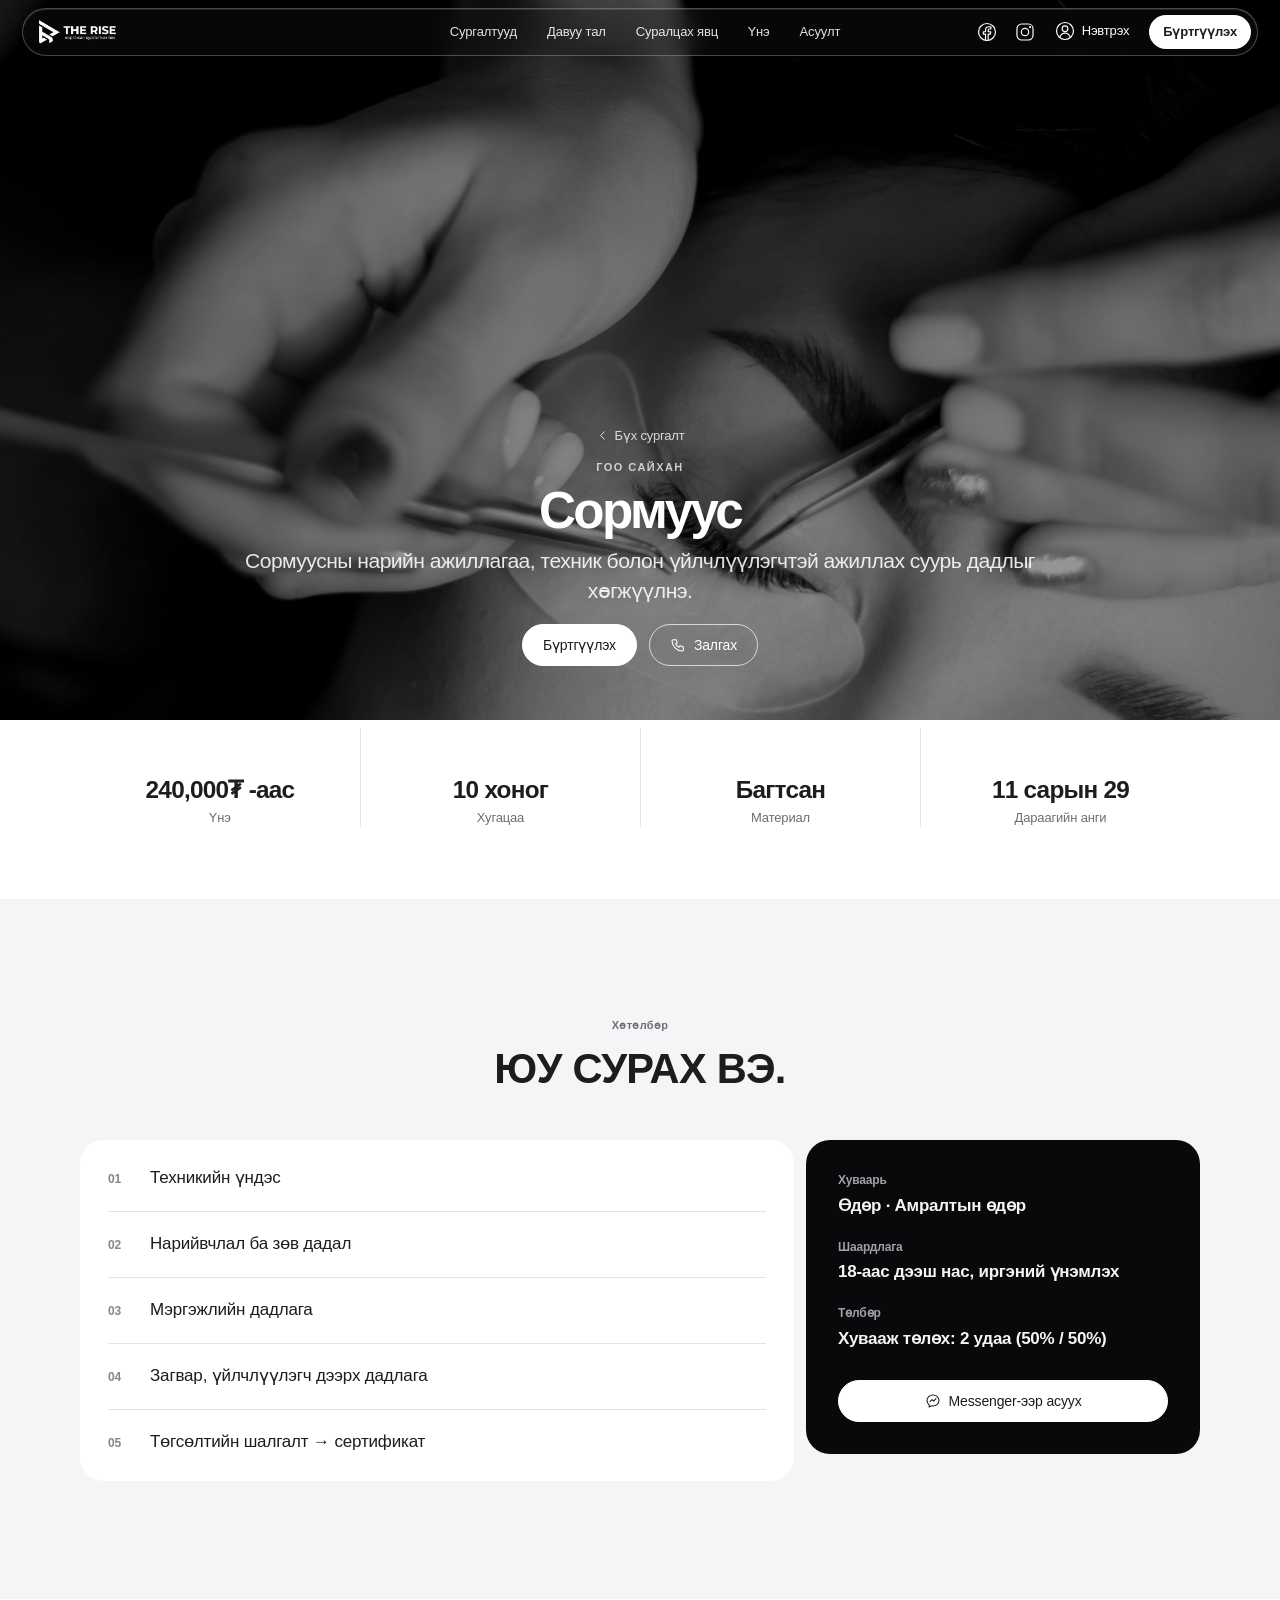
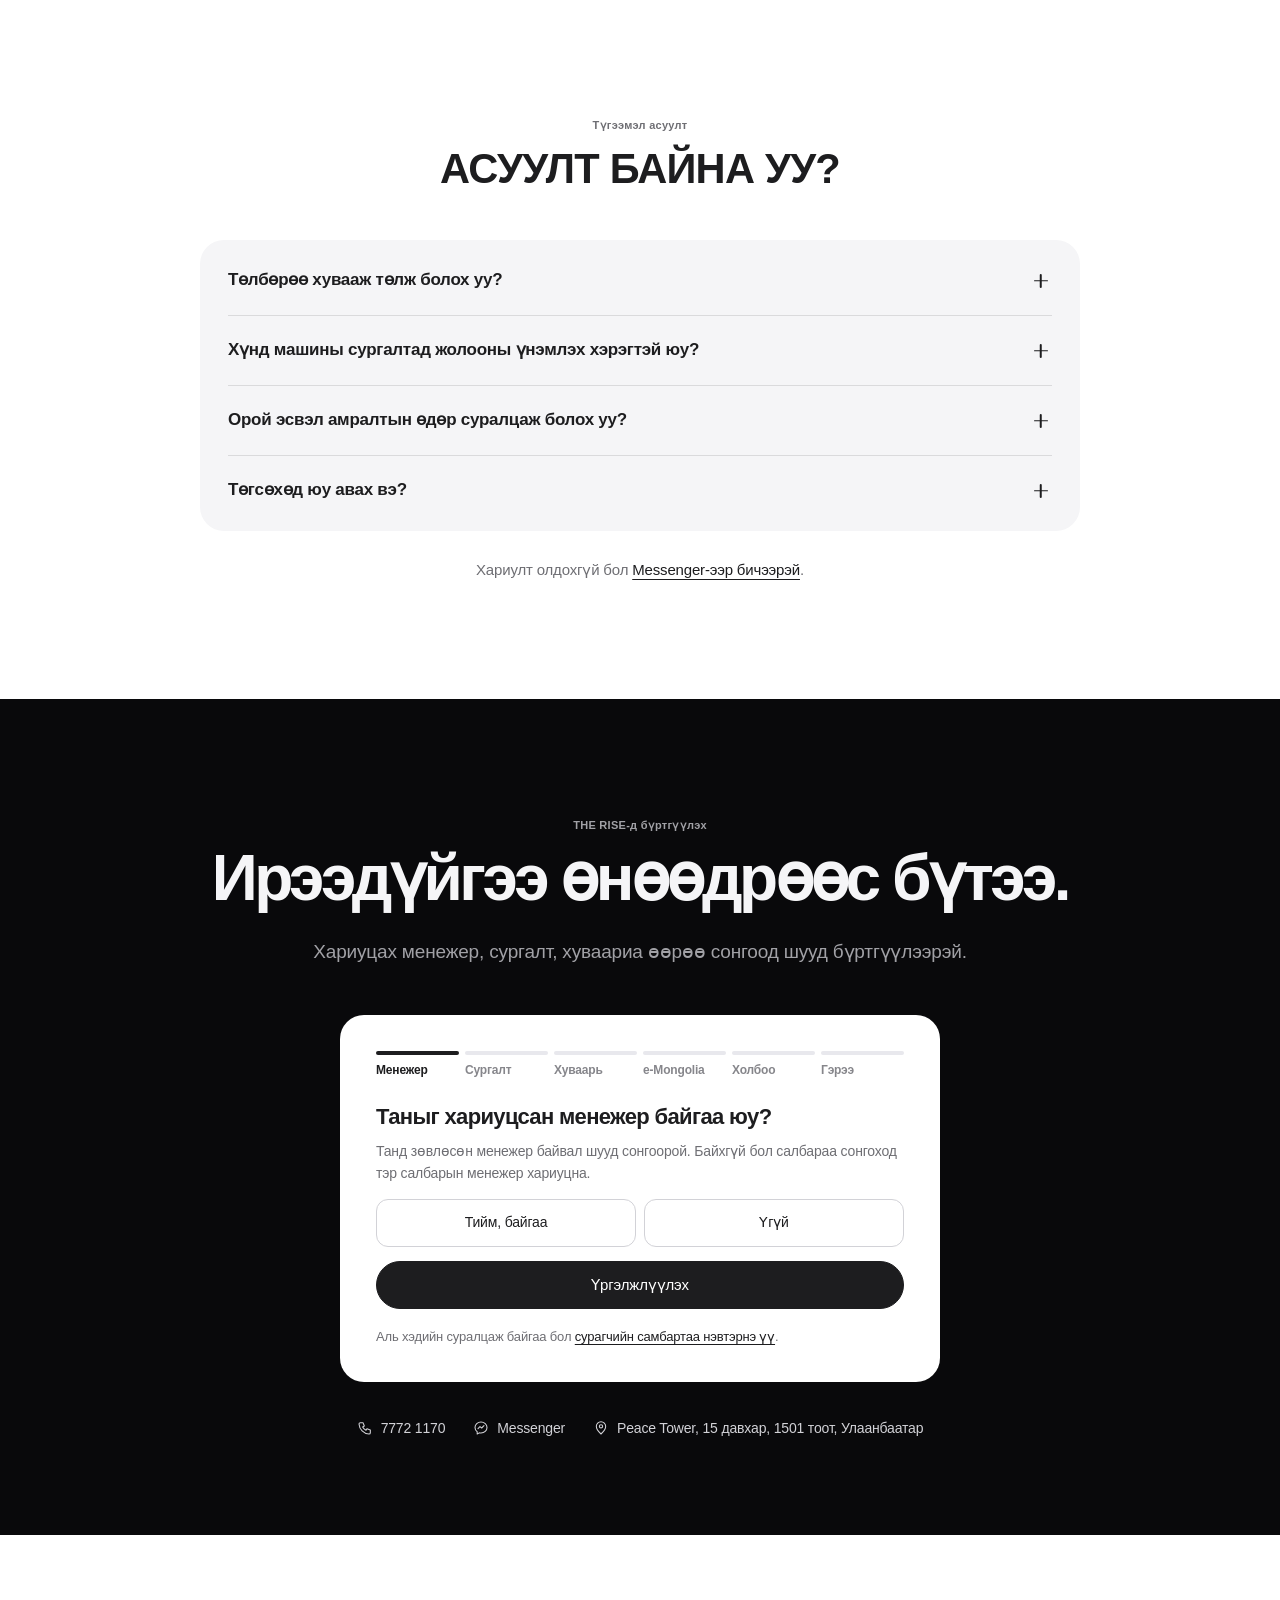
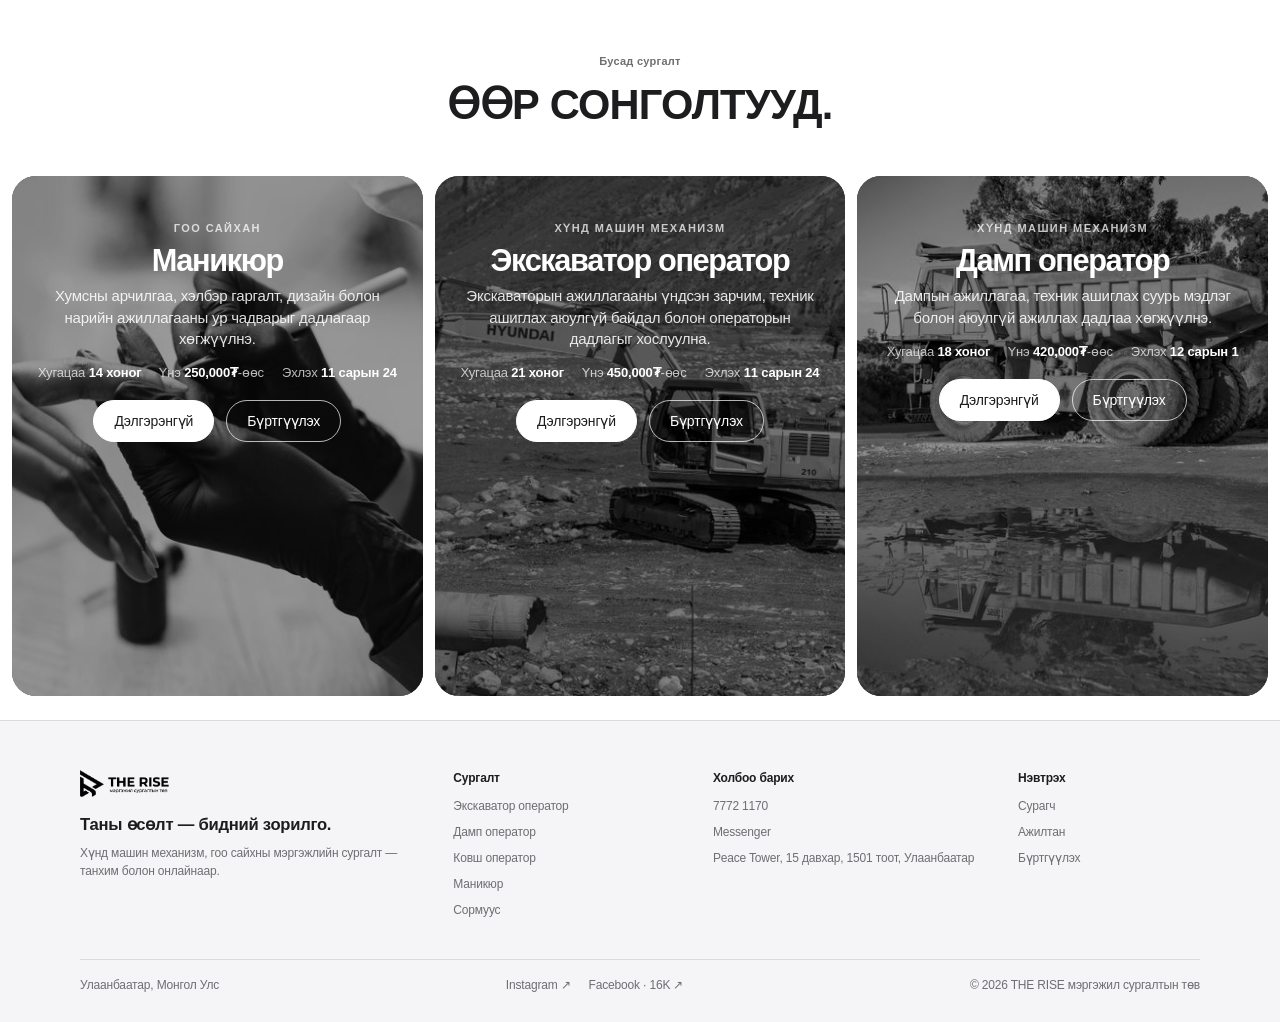
<file: surgalt/sormuus.html>
<!doctype html>
<html lang="mn">
<head>
<meta charset="utf-8">
<meta name="viewport" content="width=device-width,initial-scale=1,viewport-fit=cover">
<title>Сормуус сургалт — THE RISE</title>
<meta name="description" content="Сормуусны нарийн ажиллагаа, техник болон үйлчлүүлэгчтэй ажиллах суурь дадлыг хөгжүүлнэ. Үнэ, хугацаа, хуваарь, бүртгэл.">
<link rel="canonical" href="https://gamu666.github.io/rise/surgalt/sormuus.html">
<meta property="og:type" content="website">
<meta property="og:locale" content="mn_MN">
<meta property="og:site_name" content="THE RISE мэргэжил сургалтын төв">
<meta property="og:url" content="https://gamu666.github.io/rise/surgalt/sormuus.html">
<meta property="og:title" content="Сормуус сургалт — THE RISE">
<meta property="og:description" content="Сормуусны нарийн ажиллагаа, техник болон үйлчлүүлэгчтэй ажиллах суурь дадлыг хөгжүүлнэ. Үнэ, хугацаа, хуваарь, бүртгэл.">
<meta property="og:image" content="https://gamu666.github.io/rise/assets/photos/course-lash-1600.jpg">
<meta property="og:image:width" content="1600">
<meta property="og:image:height" content="1067">
<meta property="og:image:alt" content="Сормуус суулгаж буй ойрын зураг">
<meta name="twitter:card" content="summary_large_image">
<meta name="theme-color" content="#000000">
<link rel="icon" href="../assets/favicon.svg">
<link rel="preload" as="image" href="../assets/photos/course-lash-800.jpg" imagesrcset="../assets/photos/course-lash-800.jpg 800w, ../assets/photos/course-lash-1600.jpg 1600w" imagesizes="100vw" fetchpriority="high">
<link rel="stylesheet" href="../site.css?v=site15">
<script defer src="../site.js?v=site15"></script>
<script type="application/ld+json">{"@context":"https://schema.org","@type":"EducationalOrganization","name":"THE RISE мэргэжил сургалтын төв","telephone":"7772 1170","address":"Peace Tower, 15 давхар, 1501 тоот, Улаанбаатар","sameAs":["https://www.facebook.com/EDURISE.MN","https://www.instagram.com/the.rise.official"]}</script>
</head>
<body class="course beauty" data-page="sormuus">
<a class="skip" href="#main">Үндсэн агуулга руу</a>
<header class="hdr" data-hdr>
 <div class="hdr-pill">
  <a class="brand" href="../index.html" aria-label="THE RISE нүүр хуудас"><img src="../assets/figma/rise.png" alt="THE RISE" width="99" height="33"></a>
  <nav class="nav" id="site-menu" aria-label="Үндсэн цэс">
   <a href="../index.html#surgalt">Сургалтууд</a><a href="../index.html#davuu">Давуу тал</a><a href="../index.html#yavts">Суралцах явц</a><a href="../index.html#une">Үнэ</a><a href="../index.html#asuult">Асуулт</a>
   <span class="nav-login"><a href="../staff.html#student"><svg class="i" aria-hidden="true"><use href="#i-cap"/></svg>Сурагч нэвтрэх</a><a href="../staff.html"><svg class="i" aria-hidden="true"><use href="#i-brief"/></svg>Ажилтан нэвтрэх</a></span>
  </nav>
  <div class="hdr-act">
   <a class="hicon social" href="https://www.facebook.com/EDURISE.MN" target="_blank" rel="noopener" aria-label="Facebook"><svg class="i" aria-hidden="true"><use href="#i-fb"/></svg></a>
   <a class="hicon social" href="https://www.instagram.com/the.rise.official" target="_blank" rel="noopener" aria-label="Instagram"><svg class="i" aria-hidden="true"><use href="#i-ig"/></svg></a>
   <div class="login" data-login>
    <button class="login-btn" type="button" aria-expanded="false" aria-controls="login-menu"><svg class="i" aria-hidden="true"><use href="#i-user"/></svg><span>Нэвтрэх</span></button>
    <div class="login-menu" id="login-menu" hidden>
     <a href="../staff.html#student"><svg class="i" aria-hidden="true"><use href="#i-cap"/></svg><span><strong>Сурагч</strong><small>Хичээл, хуваарь, төлбөр, сертификат</small></span></a>
     <a href="../staff.html"><svg class="i" aria-hidden="true"><use href="#i-brief"/></svg><span><strong>Ажилтан</strong><small>Багш, менежер, удирдлагын самбар</small></span></a>
    </div>
   </div>
   <a class="nav-cta" href="#burtguuleh">Бүртгүүлэх</a>
   <button class="menu" type="button" aria-expanded="false" aria-controls="site-menu" aria-label="Цэс"><svg class="i i-open" aria-hidden="true"><use href="#i-menu"/></svg><svg class="i i-close" aria-hidden="true"><use href="#i-close"/></svg></button>
  </div>
 </div>
</header>
<main id="main">
 <section class="hero hero-course" data-theme="dark" aria-labelledby="course-title">
  <img class="ph hero-bg" src="../assets/photos/course-lash-800.jpg" srcset="../assets/photos/course-lash-800.jpg 800w, ../assets/photos/course-lash-1600.jpg 1600w" sizes="100vw" width="1600" height="1067" alt="Сормуус суулгаж буй ойрын зураг" fetchpriority="high" style="object-position:50% 45%">
  <span class="veil" aria-hidden="true"></span>
  <div class="hero-copy">
   <a class="back" href="../index.html#surgalt"><svg class="i" aria-hidden="true"><use href="#i-back"/></svg>Бүх сургалт</a>
   <p class="eyebrow">Гоо сайхан</p>
   <h1 id="course-title" aria-label="Сормуус"><span aria-hidden="true"><span class="w"><span class="wi" style="--i:0">Сормуус</span></span></span></h1>
   <p class="hero-desc">Сормуусны нарийн ажиллагаа, техник болон үйлчлүүлэгчтэй ажиллах суурь дадлыг хөгжүүлнэ.</p>
   <div class="actions"><a class="btn white" href="#burtguuleh">Бүртгүүлэх</a><a class="btn outline-white" href="tel:77721170"><svg class="i" aria-hidden="true"><use href="#i-phone"/></svg>Залгах</a></div>
  </div>
 </section>

 <section class="facts" aria-label="Гол мэдээлэл">
  <dl class="stats shell"><div><dt><span class="s">240,000₮ -аас</span></dt><dd>Үнэ</dd></div><div><dt><span class="s">10 хоног</span></dt><dd>Хугацаа</dd></div><div><dt><span class="s">Багтсан</span></dt><dd>Материал</dd></div><div><dt><span class="s">11 сарын 29</span></dt><dd>Дараагийн анги</dd></div></dl>
 </section>

 <section class="program" aria-labelledby="program-title">
  <div class="sec-h shell" data-reveal><p class="eyebrow">Хөтөлбөр</p><h2 id="program-title" aria-label="Юу сурах вэ."><span aria-hidden="true"><span class="w"><span class="wi" style="--i:0">Юу</span></span> <span class="w"><span class="wi" style="--i:1">сурах</span></span> <span class="w"><span class="wi" style="--i:2">вэ.</span></span></span></h2></div>
  <div class="cbody shell">
   <ol class="topics" data-reveal><li>Техникийн үндэс</li><li>Нарийвчлал ба зөв дадал</li><li>Мэргэжлийн дадлага</li><li>Загвар, үйлчлүүлэгч дээрх дадлага</li><li>Төгсөлтийн шалгалт → сертификат</li></ol>
   <aside class="side" data-reveal><h3>Хуваарь</h3><p><span class="s">Өдөр · Амралтын өдөр</span></p><h3>Шаардлага</h3><p><span class="s">18-аас дээш нас, иргэний үнэмлэх</span></p><h3>Төлбөр</h3><p>Хувааж төлөх: <span class="s">2 удаа (50% / 50%)</span></p><a class="btn white" href="https://m.me/EDURISE.MN" target="_blank" rel="noopener"><svg class="i" aria-hidden="true"><use href="#i-msg"/></svg>Messenger-ээр асуух</a></aside>
  </div>
 </section>

 <section class="faq-sec " id="asuult" aria-labelledby="faq-title">
 <div class="shell">
  <div class="sec-h" data-reveal><p class="eyebrow">Түгээмэл асуулт</p><h2 id="faq-title" aria-label="Асуулт байна уу?"><span aria-hidden="true"><span class="w"><span class="wi" style="--i:0">Асуулт</span></span> <span class="w"><span class="wi" style="--i:1">байна</span></span> <span class="w"><span class="wi" style="--i:2">уу?</span></span></span></h2></div>
  <div class="faq" data-reveal><details><summary>Төлбөрөө хувааж төлж болох уу?<span class="pm" aria-hidden="true"></span></summary><p><span class="s">Болно. Сургалтын төлбөрийг 2 хувааж (50% / 50%) төлөх боломжтой.</span></p></details><details><summary>Хүнд машины сургалтад жолооны үнэмлэх хэрэгтэй юу?<span class="pm" aria-hidden="true"></span></summary><p><span class="s">Шаардлагагүй. 18-аас дээш нас, иргэний үнэмлэхтэй байхад хангалттай.</span></p></details><details><summary>Орой эсвэл амралтын өдөр суралцаж болох уу?<span class="pm" aria-hidden="true"></span></summary><p><span class="s">Хүнд машины сургалт өдөр, оройн ангитай. Beauty сургалт амралтын өдрийн ангитай.</span></p></details><details><summary>Төгсөхөд юу авах вэ?<span class="pm" aria-hidden="true"></span></summary><p><span class="s">Төгсөлтийн шалгалтад тэнцсэн суралцагчид THE RISE-ийн сертификат олгоно.</span></p></details></div>
  <p class="faq-more">Хариулт олдохгүй бол <a href="https://m.me/EDURISE.MN" target="_blank" rel="noopener">Messenger-ээр бичээрэй</a>.</p>
 </div>
</section>

 <section class="callout" id="burtguuleh" data-theme="dark" aria-labelledby="enroll-title">
 <div class="callout-copy" data-reveal>
  <p class="eyebrow">THE RISE-д бүртгүүлэх</p>
  <h2 id="enroll-title" aria-label="Ирээдүйгээ өнөөдрөөс бүтээ."><span aria-hidden="true"><span class="w"><span class="wi" style="--i:0">Ирээдүйгээ</span></span> <span class="w"><span class="wi" style="--i:1">өнөөдрөөс</span></span> <span class="w"><span class="wi" style="--i:2">бүтээ.</span></span></span></h2>
  <p class="lead">Хариуцах менежер, сургалт, хуваариа өөрөө сонгоод шууд бүртгүүлээрэй.</p>
 </div>
 <form class="leadform acct" id="lead-form" novalidate data-reveal>
 <ol class="acct-steps" aria-hidden="true"><li class="on">Менежер</li><li>Сургалт</li><li>Хуваарь</li><li>e-Mongolia</li><li>Холбоо</li><li>Гэрээ</li></ol>
 <div class="acct-step" data-step="1">
  <h3>Таныг хариуцсан менежер байгаа юу?</h3>
  <p>Танд зөвлөсөн менежер байвал шууд сонгоорой. Байхгүй бол салбараа сонгоход тэр салбарын менежер хариуцна.</p>
  <div class="acct-seg" role="radiogroup" aria-label="Хариуцсан менежер"><label><input type="radio" name="has" value="yes">Тийм, байгаа</label><label><input type="radio" name="has" value="no">Үгүй</label></div>
  <div class="acct-pick" data-pick="yes" hidden>
   <label class="acct-search"><svg viewBox="0 0 24 24" aria-hidden="true"><circle cx="11" cy="11" r="6.5"/><path d="m16 16 4 4"/></svg><input type="search" name="managerQuery" placeholder="Менежерийн нэрээр хайх" aria-label="Менежер хайх" autocomplete="off" enterkeyhint="search"></label>
   <div class="acct-managers" role="radiogroup" aria-label="Менежерүүд"></div>
   <p class="acct-empty" data-nomatch hidden>Ийм нэртэй менежер олдсонгүй.</p>
  </div>
  <div class="acct-pick" data-pick="no" hidden>
   <p class="acct-legend">Аль салбарт суралцах вэ?</p>
   <div class="acct-seg three" role="radiogroup" aria-label="Салбар" data-branches></div>
  </div>
  <p class="acct-empty" data-status role="status" hidden></p>
  <p class="err" role="alert" hidden></p>
  <div class="acct-row"><button class="btn" type="button" data-next>Үргэлжлүүлэх</button></div>
 </div>
 <div class="acct-step" data-step="2" hidden>
  <h3>Сургалтаа сонгоно уу</h3>
  <div class="acct-courses" role="radiogroup" aria-label="Сургалт"><label class="acct-course"><input type="radio" name="course" value="ekskavator" data-name="Экскаватор оператор"><strong>Экскаватор оператор</strong><span>Хүнд машин механизм</span></label><label class="acct-course"><input type="radio" name="course" value="damp" data-name="Дамп оператор"><strong>Дамп оператор</strong><span>Хүнд машин механизм</span></label><label class="acct-course"><input type="radio" name="course" value="kovsh" data-name="Ковш оператор"><strong>Ковш оператор</strong><span>Хүнд машин механизм</span></label><label class="acct-course"><input type="radio" name="course" value="manikyur" data-name="Маникюр"><strong>Маникюр</strong><span>Гоо сайхан</span></label><label class="acct-course"><input type="radio" name="course" value="sormuus" data-name="Сормуус" checked><strong>Сормуус</strong><span>Гоо сайхан</span></label></div>
  <p class="err" role="alert" hidden></p>
  <div class="acct-row"><button class="btn outline" type="button" data-back>Буцах</button><button class="btn" type="button" data-next>Үргэлжлүүлэх</button></div>
 </div>
 <div class="acct-step" data-step="3" hidden>
  <h3>Өөрийн хуваариа гаргана уу</h3>
  <p>Суралцах өдрүүдээ сонгоод өдөр бүрийн цагаа өөрөө тохируулна.</p>
  <div class="acct-days" role="group" aria-label="Суралцах өдрүүд"></div>
  <div class="acct-slots"></div>
  <p class="acct-sum" data-sum hidden></p>
  <button class="acct-link" type="button" data-same hidden>Эхний өдрийн цагийг бүх өдөрт хэрэглэх</button>
  <p class="err" role="alert" hidden></p>
  <div class="acct-row"><button class="btn outline" type="button" data-back>Буцах</button><button class="btn" type="button" data-next>Үргэлжлүүлэх</button></div>
 </div>
 <div class="acct-step" data-step="4" hidden>
  <h3>e-Mongolia-аас мэдээллээ авах</h3>
  <p>Данс нээхэд овог, нэр, регистрийн дугаараа гараар бичихгүй. e-Mongolia-аас шууд авснаар алдаагүй бүртгэгдэнэ. Бид зөвхөн дараах 3 мэдээллийг авна:</p>
  <ul class="acct-gives"><li><span>Регистрийн дугаар</span></li><li><span>Овог, нэр</span></li><li><span>Иргэний бүртгэлийн зураг<small>Таны дансны зураг болж, сурагчийн үнэмлэх, сертификатад хэвлэгдэнэ</small></span></li></ul>
  <p class="acct-fine">Үүнээс өөр мэдээлэл авахгүй. 18 нас хүрээгүй бол эцэг, эх эсвэл асран хамгаалагч нь өөрийн e-Mongolia-аар нэвтэрч, гэрээнд GSign-аар гарын үсэг зурна.</p>
  <button class="btn acct-provider" type="button" disabled aria-disabled="true"><span class="mark" aria-hidden="true">e</span>e-Mongolia-аар нэвтрэх<span class="acct-soon">Удахгүй</span></button>
  <p class="err" role="alert" hidden></p>
  <div class="acct-row"><button class="btn outline" type="button" data-back>Буцах</button><button class="btn" type="button" data-next>Алгасах</button></div>
 </div>
 <div class="acct-step" data-step="5" hidden>
  <h3>Холбоо барих мэдээлэл</h3>
  <p>Менежер тантай энэ утсаар холбогдоно.</p>
  <label>Овог, нэр<input name="name" autocomplete="name" required maxlength="60" placeholder="Таны нэр"></label>
  <label>Утасны дугаар<input name="phone" type="tel" inputmode="numeric" autocomplete="tel" required pattern="[0-9]{8}" maxlength="12" placeholder="8 оронтой дугаар"></label>
  <label class="hp" aria-hidden="true">Вэб хуудас<input name="website" tabindex="-1" autocomplete="off"></label>
  <p class="err" role="alert" hidden></p>
  <div class="acct-row"><button class="btn outline" type="button" data-back>Буцах</button><button class="btn" type="button" data-next>Үргэлжлүүлэх</button></div>
 </div>
 <div class="acct-step" data-step="6" hidden>
  <h3>Сургалтын гэрээ</h3>
  <p>Гэрээгээ GSign цахим гарын үсгээр онлайнаар байгуулна. Салбар дээр ирэх шаардлагагүй.</p>
  <article class="acct-contract"><strong>Гэрээний гол мэдээлэл</strong><dl><dt>Суралцагч</dt><dd data-c-name></dd><dt>Сургалт</dt><dd data-c-course></dd><dt>Хуваарь</dt><dd data-c-plan></dd><dt data-c-who>Хариуцах менежер</dt><dd data-c-manager></dd><dt>Төлбөр</dt><dd>Гэрээний хавсралтаар</dd></dl></article>
  <div class="acct-sign"><button class="btn acct-provider" type="button" disabled aria-disabled="true"><span class="mark" aria-hidden="true">G</span>GSign-аар гарын үсэг зурах<span class="acct-soon">Удахгүй</span></button></div>
  <p class="acct-fine">Алгасвал менежер тантай холбогдож гэрээг байгуулна.</p>
  <p class="err" role="alert" hidden></p>
  <div class="acct-row"><button class="btn outline" type="button" data-back>Буцах</button><button class="btn" type="submit">Алгасаад бүртгүүлэх</button></div>
 </div>
 <div class="done" hidden tabindex="-1">
  <strong><svg class="i" aria-hidden="true"><use href="#i-check"/></svg>Бүртгэгдлээ</strong>
  <p data-done-text></p>
  <ul class="acct-next"><li data-done-manager></li><li data-done-course></li><li data-done-plan></li><li class="wait">e-Mongolia-аас мэдээлэл авах — алгассан</li><li class="wait">GSign гэрээ — менежер тантай байгуулна</li></ul>
  <div class="actions start"><a class="btn" href="tel:77721170"><svg class="i" aria-hidden="true"><use href="#i-phone"/></svg>Залгах</a><a class="btn outline" href="https://m.me/EDURISE.MN" target="_blank" rel="noopener"><svg class="i" aria-hidden="true"><use href="#i-msg"/></svg>Messenger</a></div>
 </div>
 <div class="done fail" hidden tabindex="-1">
  <strong>Бүртгэл илгээгдсэнгүй</strong>
  <p data-fail-text>Холболт тасарсан байж магадгүй. Дахин оролдох эсвэл доорх аль нэгээр холбогдоорой.</p>
  <div class="actions start"><a class="btn" href="tel:77721170"><svg class="i" aria-hidden="true"><use href="#i-phone"/></svg>Залгах</a><a class="btn outline" href="https://m.me/EDURISE.MN" target="_blank" rel="noopener"><svg class="i" aria-hidden="true"><use href="#i-msg"/></svg>Messenger</a></div>
 </div>
 <p class="fine">Аль хэдийн суралцаж байгаа бол <a href="../staff.html#student">сурагчийн самбартаа нэвтэрнэ үү</a>.</p>
</form>
 <ul class="contacts"><li><svg class="i" aria-hidden="true"><use href="#i-phone"/></svg><a href="tel:77721170">7772 1170</a></li><li><svg class="i" aria-hidden="true"><use href="#i-msg"/></svg><a href="https://m.me/EDURISE.MN" target="_blank" rel="noopener">Messenger</a></li><li><svg class="i" aria-hidden="true"><use href="#i-pin"/></svg><span>Peace Tower, 15 давхар, 1501 тоот, Улаанбаатар</span></li></ul>
</section>

 <section class="others-sec" aria-labelledby="others-title">
  <div class="sec-h shell" data-reveal><p class="eyebrow">Бусад сургалт</p><h2 id="others-title" aria-label="Өөр сонголтууд."><span aria-hidden="true"><span class="w"><span class="wi" style="--i:0">Өөр</span></span> <span class="w"><span class="wi" style="--i:1">сонголтууд.</span></span></span></h2></div>
  <div class="tiles three"><article class="tile" data-track="beauty" data-reveal>
 <img class="ph tile-bg" src="../assets/photos/course-manicure-800.jpg" srcset="../assets/photos/course-manicure-800.jpg 800w, ../assets/photos/course-manicure-1600.jpg 1600w" sizes="(max-width: 900px) 100vw, 50vw" width="1600" height="1067" alt="Маникюрын мастер хумс арчилж буй нь" loading="lazy" decoding="async" style="object-position:55% 50%">
 <span class="veil" aria-hidden="true"></span>
 <div class="tile-copy">
  <p class="eyebrow">Гоо сайхан</p>
  <h3>Маникюр</h3>
  <p class="tile-sub">Хумсны арчилгаа, хэлбэр гаргалт, дизайн болон нарийн ажиллагааны ур чадварыг дадлагаар хөгжүүлнэ.</p>
  <p class="tile-meta"><span>Хугацаа <b><span class="s">14 хоног</span></b></span><span>Үнэ <b><span class="s">250,000₮</span></b>-өөс</span><span>Эхлэх <b><span class="s">11 сарын 24</span></b></span></p>
  <div class="actions"><a class="btn white" href="../surgalt/manikyur.html">Дэлгэрэнгүй</a><a class="btn outline-white" href="../surgalt/manikyur.html#burtguuleh">Бүртгүүлэх</a></div>
 </div>
</article><article class="tile" data-track="heavy" data-reveal>
 <img class="ph tile-bg" src="../assets/photos/course-excavator-800.jpg" srcset="../assets/photos/course-excavator-800.jpg 800w, ../assets/photos/course-excavator-1600.jpg 1600w" sizes="(max-width: 900px) 100vw, 50vw" width="1600" height="1068" alt="Уулын бэлд ажиллаж буй гинжит экскаватор" loading="lazy" decoding="async" style="object-position:55% 60%">
 <span class="veil" aria-hidden="true"></span>
 <div class="tile-copy">
  <p class="eyebrow">Хүнд машин механизм</p>
  <h3>Экскаватор оператор</h3>
  <p class="tile-sub">Экскаваторын ажиллагааны үндсэн зарчим, техник ашиглах аюулгүй байдал болон операторын дадлагыг хослуулна.</p>
  <p class="tile-meta"><span>Хугацаа <b><span class="s">21 хоног</span></b></span><span>Үнэ <b><span class="s">450,000₮</span></b>-өөс</span><span>Эхлэх <b><span class="s">11 сарын 24</span></b></span></p>
  <div class="actions"><a class="btn white" href="../surgalt/ekskavator.html">Дэлгэрэнгүй</a><a class="btn outline-white" href="../surgalt/ekskavator.html#burtguuleh">Бүртгүүлэх</a></div>
 </div>
</article><article class="tile" data-track="heavy" data-reveal>
 <img class="ph tile-bg" src="../assets/photos/course-dump-truck-800.jpg" srcset="../assets/photos/course-dump-truck-800.jpg 800w, ../assets/photos/course-dump-truck-1600.jpg 1600w" sizes="(max-width: 900px) 100vw, 50vw" width="1600" height="1067" alt="Уурхайн шар дамп машин" loading="lazy" decoding="async" style="object-position:45% 45%">
 <span class="veil" aria-hidden="true"></span>
 <div class="tile-copy">
  <p class="eyebrow">Хүнд машин механизм</p>
  <h3>Дамп оператор</h3>
  <p class="tile-sub">Дампын ажиллагаа, техник ашиглах суурь мэдлэг болон аюулгүй ажиллах дадлаа хөгжүүлнэ.</p>
  <p class="tile-meta"><span>Хугацаа <b><span class="s">18 хоног</span></b></span><span>Үнэ <b><span class="s">420,000₮</span></b>-өөс</span><span>Эхлэх <b><span class="s">12 сарын 1</span></b></span></p>
  <div class="actions"><a class="btn white" href="../surgalt/damp.html">Дэлгэрэнгүй</a><a class="btn outline-white" href="../surgalt/damp.html#burtguuleh">Бүртгүүлэх</a></div>
 </div>
</article></div>
 </section>
</main>
<footer class="foot" id="holboo">
 <div class="shell">
  <div class="fgrid">
   <div class="foot-brand"><a href="../index.html" aria-label="THE RISE нүүр хуудас"><img src="../assets/figma/rise.png" alt="THE RISE" width="99" height="33"></a><p class="tagline">Таны өсөлт — бидний зорилго.</p><p>Хүнд машин механизм, гоо сайхны мэргэжлийн сургалт — танхим болон онлайнаар.</p></div>
   <div><h4>Сургалт</h4><ul><li><a href="../surgalt/ekskavator.html">Экскаватор оператор</a></li><li><a href="../surgalt/damp.html">Дамп оператор</a></li><li><a href="../surgalt/kovsh.html">Ковш оператор</a></li><li><a href="../surgalt/manikyur.html">Маникюр</a></li><li><a href="../surgalt/sormuus.html">Сормуус</a></li></ul></div>
   <div><h4>Холбоо барих</h4><ul><li><a href="tel:77721170">7772 1170</a></li><li><a href="https://m.me/EDURISE.MN" target="_blank" rel="noopener">Messenger</a></li><li>Peace Tower, 15 давхар, 1501 тоот, Улаанбаатар</li></ul></div>
   <div><h4>Нэвтрэх</h4><ul><li><a href="../staff.html#student">Сурагч</a></li><li><a href="../staff.html">Ажилтан</a></li><li><a href="../index.html#burtguuleh">Бүртгүүлэх</a></li></ul></div>
  </div>
  <div class="foot-meta"><span>Улаанбаатар, Монгол Улс</span><span class="socials"><a href="https://www.instagram.com/the.rise.official" target="_blank" rel="noopener">Instagram ↗</a><a href="https://www.facebook.com/EDURISE.MN" target="_blank" rel="noopener">Facebook · 16K ↗</a></span><span>© 2026 THE RISE мэргэжил сургалтын төв</span></div>
 </div>
</footer>
<div class="bar" aria-label="Холбоо барих">
 <a href="tel:77721170"><svg class="i" aria-hidden="true"><use href="#i-phone"/></svg>Залгах</a><a href="https://m.me/EDURISE.MN" target="_blank" rel="noopener"><svg class="i" aria-hidden="true"><use href="#i-msg"/></svg>Messenger</a><a class="go" href="#burtguuleh">Бүртгүүлэх</a>
</div>
<svg width="0" height="0" style="position:absolute" aria-hidden="true">
<symbol id="i-phone" viewBox="0 0 24 24"><path d="M5 4h4l2 5-2.5 1.5a11 11 0 0 0 5 5L15 13l5 2v4a2 2 0 0 1-2 2A16 16 0 0 1 3 6a2 2 0 0 1 2-2"/></symbol>
<symbol id="i-msg" viewBox="0 0 24 24"><path d="M12 3C7 3 3 6.7 3 11.3c0 2.6 1.3 4.9 3.3 6.4V21l3.1-1.7c.8.2 1.7.3 2.6.3 5 0 9-3.7 9-8.3S17 3 12 3Z"/><path d="m7.5 13 3-3 2.5 2 3.5-3.5"/></symbol>
<symbol id="i-pin" viewBox="0 0 24 24"><path d="M12 21s7-6.2 7-11.5A7 7 0 0 0 5 9.5C5 14.8 12 21 12 21Z"/><circle cx="12" cy="9.5" r="2.5"/></symbol>
<symbol id="i-chev" viewBox="0 0 24 24"><path d="m6 9 6 6 6-6"/></symbol>
<symbol id="i-menu" viewBox="0 0 24 24"><path d="M4 8h16M4 16h16"/></symbol>
<symbol id="i-close" viewBox="0 0 24 24"><path d="M6 6l12 12M18 6 6 18"/></symbol>
<symbol id="i-ig" viewBox="0 0 24 24"><rect x="3.25" y="3.25" width="17.5" height="17.5" rx="5.1"/><circle cx="12" cy="12" r="4.05"/><circle cx="17.55" cy="6.65" r=".6"/></symbol>
<symbol id="i-fb" viewBox="0 0 24 24"><circle cx="12" cy="12" r="9.25"/><path d="M13.3 20.7v-6.4h2.4l.4-2.6h-2.8V10c0-.8.3-1.3 1.4-1.3h1.5V6.4a17 17 0 0 0-2.2-.1c-2.2 0-3.6 1.3-3.6 3.7v1.7H8v2.6h2.4v6.4"/></symbol>
<symbol id="i-user" viewBox="0 0 24 24"><circle cx="12" cy="12" r="9.25"/><circle cx="12" cy="9.5" r="3.1"/><path d="M6.45 18.15c1.23-2.55 3.08-3.82 5.55-3.82s4.32 1.27 5.55 3.82"/></symbol>
<symbol id="i-back" viewBox="0 0 24 24"><path d="M15 6l-6 6 6 6"/></symbol>
<symbol id="i-arrow" viewBox="0 0 24 24"><path d="M9 6l6 6-6 6"/></symbol>
<symbol id="i-check" viewBox="0 0 24 24"><path d="m5 12.5 4.5 4.5L19 7.5"/></symbol>
<symbol id="i-cap" viewBox="0 0 24 24"><path d="M21.4 10.9a1 1 0 0 0 0-1.8l-8.6-3.9a2 2 0 0 0-1.6 0L2.6 9.1a1 1 0 0 0 0 1.8l8.6 3.9a2 2 0 0 0 1.6 0Z"/><path d="M22 10v6M6 12.5V16a6 3 0 0 0 12 0v-3.5"/></symbol>
<symbol id="i-brief" viewBox="0 0 24 24"><rect x="2.5" y="7" width="19" height="13.5" rx="2.5"/><path d="M16 20.5V5a2 2 0 0 0-2-2h-4a2 2 0 0 0-2 2v15.5"/></symbol>
</svg>
</body>
</html>
</file>
<file: site.css>
/* THE RISE public site v4.
   Design system and proportions from НАЙМАН САР (naimansar.com · gamu666/octa-sar-website): Apple-style system type,
   pill navigation, 1120px content, 24px cards with 12px gaps, centred tiles, dark call-out.
   Colour: black & white only — no gradients, no accent colour. Photos are shown in black & white (.ph). */
:root{
 --ink:#1d1d1f;--black:#000;--night:#09090b;--white:#fff;--bg:#f5f5f7;
 --muted:#6e6e73;--muted2:#86868b;--soft:#a1a1a6;
 --line:rgba(29,29,31,.12);--line-dark:rgba(255,255,255,.16);
 --font:ui-sans-serif,-apple-system,BlinkMacSystemFont,"Segoe UI Variable Text","Segoe UI Variable","Segoe UI",Roboto,"Helvetica Neue",Arial,sans-serif;
 --display:ui-sans-serif,-apple-system,BlinkMacSystemFont,"Segoe UI Variable Display","Segoe UI Variable","Segoe UI",Roboto,"Helvetica Neue",Arial,sans-serif;
 --shell:1120px;--r:24px;--gap:12px;
 --ease:cubic-bezier(.2,.72,.22,1)
}
*{box-sizing:border-box;margin:0;padding:0}
[hidden]{display:none!important}
html{scroll-behavior:smooth;scroll-padding-top:76px;-webkit-text-size-adjust:100%}
body{overflow-x:hidden;background:var(--white);color:var(--ink);font-family:var(--font);font-size:17px;line-height:1.47;letter-spacing:-.01em;-webkit-font-smoothing:antialiased;font-feature-settings:"kern" 1,"liga" 1}
img{display:block;max-width:100%;height:auto}
a{color:inherit;text-decoration:none}
button,input,select{font:inherit;color:inherit;letter-spacing:inherit}
h1,h2,h3{text-wrap:balance}
::selection{background:var(--ink);color:#fff}
.skip{position:fixed;top:12px;left:12px;z-index:100;padding:10px 14px;border-radius:10px;background:#fff;color:var(--ink);font-size:13px;transform:translateY(-200%);transition:transform .2s}
.skip:focus{transform:none}
:focus-visible{outline:2px solid var(--ink);outline-offset:4px}
[data-theme=dark] :focus-visible,.ptile.dark :focus-visible,.tile:not(.tile-help) :focus-visible{outline-color:#fff}
.shell{width:min(var(--shell),calc(100% - 48px));margin-inline:auto}
.i{width:18px;height:18px;flex:none;fill:none;stroke:currentColor;stroke-width:1.6;stroke-linecap:round;stroke-linejoin:round}
.ph{filter:grayscale(1) contrast(1.05)}
/* Unconfirmed sample values: invisible to visitors, dotted underline with ?draft (site.js). */
body.draft .s{text-decoration:underline dotted 2px;text-underline-offset:4px}

/* ---------- type ---------- */
.eyebrow{margin:0 0 8px;color:var(--muted);font-size:11px;font-weight:600;letter-spacing:.025em}
.sec-h{margin-bottom:48px;text-align:center}
.sec-h h2,.statement h2{font-family:var(--display);font-size:clamp(30px,3.25vw,46px);font-weight:720;line-height:1.08;letter-spacing:-.018em;text-transform:uppercase}
.sec-h .eyebrow,.statement .eyebrow{margin-bottom:14px}

/* ---------- buttons (naimansar .apple-button, recoloured black / white) ---------- */
.btn{display:inline-flex;align-items:center;justify-content:center;gap:8px;min-height:42px;padding:0 20px;border:1px solid var(--ink);border-radius:999px;background:var(--ink);color:#fff;font-size:14px;font-weight:500;letter-spacing:-.01em;white-space:nowrap;cursor:pointer;transition:background-color .2s,color .2s,border-color .2s,transform .2s,scale .2s}
.btn .i{width:16px;height:16px}
.btn:hover{background:var(--black)}
.btn.outline{background:transparent;color:var(--ink)}
.btn.outline:hover{background:var(--ink);color:#fff}
.btn.white{border-color:#fff;background:#fff;color:var(--ink)}
.btn.white:hover{background:rgba(255,255,255,.88)}
.btn.outline-white{border-color:rgba(255,255,255,.7);background:transparent;color:#fff}
.btn.outline-white:hover{border-color:#fff;background:#fff;color:var(--ink)}
@media (hover:hover) and (pointer:fine){.btn:hover{scale:1.025}}
.btn:active{scale:.98}
.actions{display:flex;flex-wrap:wrap;justify-content:center;gap:12px;margin-top:20px}
.actions.start{justify-content:flex-start}

/* ---------- header: translucent pill ---------- */
.hdr{position:fixed;inset:0 0 auto;z-index:60;height:64px;padding:8px 10px;pointer-events:none}
.hdr-pill{position:relative;display:grid;grid-template-columns:1fr auto 1fr;align-items:center;gap:16px;width:min(1420px,calc(100% - 24px));height:48px;margin-inline:auto;padding:0 6px 0 16px;border:1px solid rgba(255,255,255,.26);border-radius:999px;background:rgba(24,24,27,.3);box-shadow:0 8px 30px rgba(0,0,0,.18),inset 0 1px 0 rgba(255,255,255,.12);-webkit-backdrop-filter:blur(15px) saturate(125%);backdrop-filter:blur(15px) saturate(125%);color:#fff;pointer-events:auto;transition:background-color .35s,border-color .35s,color .35s,box-shadow .35s}
.hdr.light .hdr-pill{border-color:rgba(29,29,31,.1);background:rgba(250,250,252,.84);box-shadow:0 8px 30px rgba(0,0,0,.08),inset 0 1px 0 rgba(255,255,255,.7);color:var(--ink)}
.brand{justify-self:start;display:inline-flex;align-items:center;transition:opacity .2s}
.brand:hover{opacity:.72}
.brand img{width:auto;height:26px;filter:invert(1);transition:filter .35s}
.hdr.light .brand img{filter:none}
.nav{display:flex;align-items:center;gap:6px;font-size:13px;font-weight:520}
.nav>a{display:inline-flex;align-items:center;min-height:32px;padding:0 12px;border-radius:999px;color:rgba(255,255,255,.88);letter-spacing:-.01em;transition:background-color .2s,color .2s}
.nav>a:hover{background:rgba(255,255,255,.12);color:#fff}
.nav>a.is-active{background:rgba(0,0,0,.42);color:#fff}
.hdr.light .nav>a{color:#333336}
.hdr.light .nav>a:hover{background:rgba(29,29,31,.065);color:var(--ink)}
.hdr.light .nav>a.is-active{background:var(--ink);color:#fff}
.nav-login{display:none}
.hdr-act{justify-self:end;display:flex;align-items:center;gap:4px}
.hicon,.login-btn,.menu{display:inline-grid;place-items:center;height:34px;border:0;border-radius:999px;background:transparent;color:inherit;cursor:pointer;transition:background-color .2s}
.hicon{width:34px}
.hicon .i{width:22px;height:22px;stroke-width:1.3}
.login-btn{display:inline-flex;gap:6px;padding:0 12px 0 8px;font-size:13px;font-weight:520}
.login-btn .i{width:22px;height:22px;stroke-width:1.3}
.hicon:hover,.login-btn:hover,.login-btn[aria-expanded=true],.menu:hover{background:rgba(255,255,255,.12)}
.hdr.light :is(.hicon,.login-btn,.menu):hover,.hdr.light .login-btn[aria-expanded=true]{background:rgba(29,29,31,.07)}
.nav-cta{display:inline-flex;align-items:center;min-height:34px;margin-left:4px;padding:0 14px;border-radius:999px;background:#fff;color:var(--ink);font-size:13px;font-weight:600;transition:background-color .2s,color .2s}
.nav-cta:hover{background:rgba(255,255,255,.86)}
.hdr.light .nav-cta{background:var(--ink);color:#fff}
.hdr.light .nav-cta:hover{background:var(--black)}
.login{position:relative}
.login-menu{position:absolute;top:calc(100% + 14px);right:0;width:300px;padding:8px;border-radius:18px;background:#fff;color:var(--ink);box-shadow:0 24px 60px rgba(0,0,0,.18),0 0 0 1px var(--line);animation:pop .2s var(--ease)}
.login-menu a{display:flex;align-items:center;gap:12px;padding:11px 12px;border-radius:12px;transition:background-color .2s}
.login-menu a:hover,.login-menu a:focus-visible{background:var(--bg)}
.login-menu .i{width:36px;height:36px;padding:8px;border-radius:10px;background:var(--bg);stroke-width:1.5}
.login-menu strong{display:block;font-size:14px;font-weight:600}
.login-menu small{display:block;color:var(--muted);font-size:12px;line-height:1.35}
@keyframes pop{from{opacity:0;transform:translateY(-6px) scale(.98)}to{opacity:1;transform:none}}
.menu{display:none;width:38px}
.menu .i{width:22px;height:22px}
.menu .i-close,.hdr.open .menu .i-open{display:none}
.hdr.open .menu .i-close{display:block}

/* ---------- hero (naimansar .apple-hero proportions) ---------- */
.hero{position:relative;isolation:isolate;height:clamp(600px,92svh,840px);overflow:hidden;background:var(--night);color:#fff}
.hero-bg{position:absolute;inset:0;z-index:-2;width:100%;height:100%;object-fit:cover;scale:1.1;translate:0 calc(var(--hp,0) * 24%);animation:settle 2.6s var(--ease) forwards}
@keyframes settle{to{scale:1}}
.veil{position:absolute;inset:0;z-index:-1;background:rgba(0,0,0,.42)}
.hero-copy{position:absolute;right:0;bottom:clamp(36px,6svh,64px);left:0;width:min(900px,calc(100% - 40px));margin-inline:auto;text-align:center}
.hero .eyebrow,.tile .eyebrow,.ptile .eyebrow{margin-bottom:9px;color:rgba(255,255,255,.74);font-size:11px;font-weight:650;letter-spacing:.13em;text-transform:uppercase}
.hero h1{font-size:clamp(44px,4vw,58px);font-weight:650;line-height:1.05;letter-spacing:-.05em}
.hero-desc{margin-top:8px;color:rgba(255,255,255,.88);font-size:clamp(18px,1.65vw,24px);line-height:1.42;letter-spacing:-.025em}
.hero-desc span{display:block;margin-top:6px;font-size:.72em;font-weight:450;opacity:.76}
.hero .actions{margin-top:18px}
.back{display:inline-flex;align-items:center;gap:4px;margin-bottom:14px;color:rgba(255,255,255,.8);font-size:13px;font-weight:500;transition:color .2s}
.back:hover{color:#fff}
.back .i{width:15px;height:15px}

/* ---------- statement ---------- */
.statement{padding-block:150px 118px;text-align:center}
.statement-in{max-width:940px;margin-inline:auto;padding-inline:24px}
.lead{max-width:700px;margin:24px auto 0;color:var(--muted);font-size:19px;line-height:1.55}
.lead span{display:block;max-width:660px;margin:10px auto 0;color:var(--muted2);font-size:.88em}
.stats{display:grid;grid-template-columns:repeat(4,minmax(0,1fr));margin-top:72px;border-top:1px solid var(--line)}
.stats>div{display:flex;flex-direction:column;gap:4px;padding:24px 16px 0;border-left:1px solid var(--line);text-align:center}
.stats>div:first-child{border-left:0}
.stats dt{font-family:var(--display);font-size:clamp(21px,1.9vw,28px);font-weight:650;line-height:1.15;letter-spacing:-.03em}
.stats dd{color:var(--muted);font-size:13px}

/* ---------- course tiles ---------- */
.tiles-sec{padding-top:118px;padding-bottom:12px}
.chips{display:flex;flex-wrap:wrap;justify-content:center;gap:8px;margin-top:24px}
.chips button{display:inline-flex;align-items:center;gap:6px;min-height:36px;padding:0 14px;border:1px solid var(--line);border-radius:999px;background:#fff;color:var(--ink);font-size:13px;font-weight:520;cursor:pointer;transition:background-color .2s,color .2s,border-color .2s}
.chips button span{color:var(--muted2);font-size:12px}
.chips button:hover{border-color:var(--ink)}
.chips button[aria-pressed=true]{border-color:var(--ink);background:var(--ink);color:#fff}
.chips button[aria-pressed=true] span{color:rgba(255,255,255,.7)}
.tiles{display:grid;grid-template-columns:repeat(2,minmax(0,1fr));gap:var(--gap);padding-inline:var(--gap)}
.tile{position:relative;isolation:isolate;display:flex;flex-direction:column;align-items:center;min-height:clamp(520px,44vw,640px);padding:56px 28px 40px;overflow:hidden;border-radius:var(--r);background:var(--night);color:#fff;text-align:center}
.tile.span2{grid-column:1 / -1;min-height:clamp(360px,30vw,440px)}
.tile-bg{position:absolute;inset:0;z-index:-2;width:100%;height:100%;object-fit:cover;transition:scale .9s var(--ease)}
.tile .veil{background:rgba(0,0,0,.4)}
@media (hover:hover) and (pointer:fine){.tile:hover .tile-bg{scale:1.035}}
.tile-copy{display:flex;flex-direction:column;align-items:center}
.tile h3{font-size:clamp(32px,3.2vw,44px);font-weight:650;line-height:1.06;letter-spacing:-.045em}
.tile-sub{max-width:520px;margin-top:8px;color:rgba(255,255,255,.88);font-size:clamp(16px,1.35vw,19px);line-height:1.42;letter-spacing:-.015em}
.tile-meta{display:flex;flex-wrap:wrap;justify-content:center;gap:4px 18px;margin-top:14px;color:rgba(255,255,255,.72);font-size:13px}
.tile-meta b{color:#fff;font-weight:600}
.tile .actions{margin-top:18px}
.tile-help{justify-content:center;background:var(--bg);color:var(--ink)}
.tile-help .eyebrow{color:var(--muted)}
.tile-help .tile-sub{color:var(--muted)}

/* ---------- principles (naimansar .ap-card--principle) ---------- */
.principles{padding-block:118px;background:var(--bg)}
.card-grid{display:grid;grid-template-columns:repeat(2,minmax(0,1fr));gap:var(--gap)}
.pcard{position:relative;display:flex;flex-direction:column;min-height:470px;padding:22px 28px 30px;overflow:hidden;border-radius:var(--r);background:#fff;transition:transform .35s var(--ease),box-shadow .35s}
@media (hover:hover) and (pointer:fine){.pcard:hover{transform:translateY(-3px);box-shadow:0 26px 70px rgba(29,29,31,.08)}}
.pcard-meta{display:flex;align-items:center;justify-content:space-between;gap:18px;color:var(--muted2);font-size:11px;font-weight:650;letter-spacing:.04em;text-transform:uppercase}
.pcard-visual{position:relative;height:220px;margin:20px 0 26px;overflow:hidden;border-radius:16px;background:var(--bg)}
.pcard-visual>img{width:100%;height:100%;object-fit:cover}
.pcard-copy{margin-top:auto}
.pcard h3{margin-bottom:12px;font-size:clamp(25px,2.3vw,34px);font-weight:600;line-height:1.1;letter-spacing:-.035em}
.pcard p{color:var(--muted);font-size:15px;line-height:1.55}
.mock{position:absolute;inset:18px 28px -12px;overflow:hidden;border-radius:14px;background:#fff;box-shadow:0 18px 40px rgba(29,29,31,.12),0 0 0 1px var(--line)}
.mock-bar{display:flex;align-items:center;gap:6px;padding:10px 14px;border-bottom:1px solid var(--line)}
.mock-bar i{width:8px;height:8px;border-radius:50%;background:#d2d2d7}
.mock-bar span{margin-left:8px;font-size:11px;font-weight:600}
.mock-body{display:grid;gap:8px;padding:12px 14px}
.mock-h{color:var(--muted2);font-size:10px;font-weight:650;letter-spacing:.06em;text-transform:uppercase}
.mock-row{display:grid;grid-template-columns:44px 1fr;align-items:center;gap:10px;padding:8px 10px;border-radius:10px;background:var(--bg)}
.mock-row.on{background:var(--ink);color:#fff}
.mock-row b{font-size:13px;font-weight:650}
.mock-row span{font-size:12px;font-weight:600;line-height:1.3}
.mock-row small{display:block;color:var(--muted);font-size:11px;font-weight:500}
.mock-row.on small{color:rgba(255,255,255,.7)}
.mock-track{height:6px;border-radius:999px;background:#e8e8ed;overflow:hidden}
.mock-track i{display:block;width:58%;height:100%;border-radius:inherit;background:var(--ink)}

/* ---------- steps ---------- */
.steps-sec{padding-block:118px}
.steps{list-style:none;display:grid;grid-template-columns:repeat(4,minmax(0,1fr));gap:var(--gap)}
.step{display:flex;flex-direction:column;min-height:280px;padding:26px 26px 30px;border-radius:var(--r);background:var(--bg)}
.step .num{font-size:56px;font-weight:250;line-height:1;letter-spacing:-.05em}
.step h3{margin:64px 0 10px;font-size:clamp(21px,1.8vw,25px);font-weight:600;line-height:1.12;letter-spacing:-.03em}
.step p{color:var(--muted);font-size:15px;line-height:1.55}

/* ---------- price table ---------- */
.price-sec{padding-block:118px;background:var(--bg)}
.table{overflow:auto;border-radius:var(--r);background:#fff}
.table table{width:100%;min-width:760px;border-collapse:collapse}
.table th,.table td{padding:18px 24px;border-bottom:1px solid var(--line);text-align:left;font-size:15px;vertical-align:middle}
.table thead th{color:var(--muted2);font-size:12px;font-weight:600}
.table tbody th a{font-weight:600}
.table tbody th a:hover{text-decoration:underline;text-underline-offset:3px}
.table tbody th small{display:block;color:var(--muted);font-size:13px;font-weight:400}
.table td.num{font-weight:600}
.table tbody tr:last-child>*{border-bottom:0}
.table tbody tr{transition:background-color .2s}
.table tbody tr:hover{background:#fafafa}

/* ---------- portal ---------- */
.portal-sec{padding-block:118px 12px}
.ptiles{display:grid;grid-template-columns:repeat(2,minmax(0,1fr));gap:var(--gap);padding-inline:var(--gap)}
.ptile{display:flex;flex-direction:column;align-items:center;min-height:560px;padding:56px 32px 40px;border-radius:var(--r);text-align:center}
.ptile.light{background:var(--bg);color:var(--ink)}
.ptile.light .eyebrow{color:var(--muted)}
.ptile.dark{background:var(--black);color:#fff}
.ptile h3{font-size:clamp(32px,3.2vw,44px);font-weight:650;line-height:1.06;letter-spacing:-.045em}
.ptile .tile-sub{max-width:460px}
.ptile.light .tile-sub{color:var(--muted)}
.ptile.dark .tile-sub{color:var(--soft)}
.plist{list-style:none;display:grid;gap:0;width:min(420px,100%);margin-top:auto;padding-top:40px;text-align:left}
.plist li{display:flex;align-items:center;gap:12px;padding:13px 0;border-top:1px solid var(--line);font-size:15px}
.ptile.dark .plist li{border-color:var(--line-dark)}
.plist .i{width:16px;height:16px;stroke-width:2}

/* ---------- FAQ ---------- */
.faq-sec{padding-block:118px}
.faq-sec.gray{background:var(--bg)}
.faq{max-width:880px;margin-inline:auto;padding:6px 28px;border-radius:var(--r);background:#fff}
.faq-sec:not(.gray) .faq{background:var(--bg)}
.faq details{border-bottom:1px solid var(--line)}
.faq details:last-child{border-bottom:0}
.faq summary{display:flex;align-items:center;justify-content:space-between;gap:20px;padding:22px 0;list-style:none;font-size:17px;font-weight:600;letter-spacing:-.015em;cursor:pointer}
.faq summary::-webkit-details-marker{display:none}
.pm{position:relative;flex:none;width:22px;height:22px}
.pm::before,.pm::after{content:"";position:absolute;top:50%;left:50%;width:14px;height:1.5px;border-radius:2px;background:var(--ink);transform:translate(-50%,-50%)}
.pm::after{transform:translate(-50%,-50%) rotate(90deg);transition:transform .3s var(--ease)}
.faq details[open] .pm::after{transform:translate(-50%,-50%) rotate(0)}
.faq details p{max-width:700px;padding:0 0 22px;color:var(--muted);font-size:15px;line-height:1.55}
.faq-more{margin-top:28px;color:var(--muted);font-size:15px;text-align:center}
.faq-more a{color:var(--ink);text-decoration:underline;text-underline-offset:4px}

/* ---------- call-out + registration form (naimansar .ap-callout) ---------- */
.callout{padding:118px 24px 96px;background:var(--night);color:#f5f5f7;text-align:center}
.callout-copy{width:min(880px,100%);margin-inline:auto}
.callout .eyebrow{color:var(--soft)}
.callout h2{margin-top:12px;font-size:clamp(46px,5vw,70px);font-weight:650;line-height:1.06;letter-spacing:-.055em}
.callout .lead{color:var(--soft)}
.leadform{display:grid;gap:14px;width:min(600px,100%);margin:48px auto 0;padding:36px;border-radius:var(--r);background:#fff;color:var(--ink);text-align:left}
.leadform h3{margin-bottom:4px;font-size:24px;font-weight:600;letter-spacing:-.03em}
.leadform label{display:grid;gap:6px;font-size:13px;font-weight:600}
.leadform input,.leadform select{width:100%;height:48px;padding:0 14px;border:1px solid #d2d2d7;border-radius:12px;background:#fff;font-size:16px;font-weight:400;transition:border-color .2s,box-shadow .2s}
.leadform input::placeholder{color:var(--muted2)}
.leadform input:focus,.leadform select:focus{outline:none;border-color:var(--ink);box-shadow:0 0 0 3px rgba(29,29,31,.12)}
.leadform [aria-invalid=true]{border-color:var(--ink);box-shadow:0 0 0 3px rgba(29,29,31,.2)}
.two{display:grid;grid-template-columns:minmax(0,1.4fr) minmax(0,1fr);gap:12px}
.err{padding:10px 12px;border-radius:10px;background:var(--bg);color:var(--ink);font-size:14px;font-weight:600}
.leadform>.btn{width:100%;min-height:48px;margin-top:6px;font-size:15px}
.leadform>.btn:disabled{opacity:.6;cursor:progress}
/* bot trap: off screen and out of the tab order; people never see or fill it */
.leadform .hp{position:absolute;left:-9999px;width:1px;height:1px;overflow:hidden}
.done{display:grid;gap:10px;padding:18px;border:1px solid var(--line);border-radius:16px;background:var(--bg)}
.done strong{display:flex;align-items:center;gap:8px;font-size:15px}
.done p{color:var(--muted);font-size:14px}
.done .actions{margin-top:4px}
.fine{color:var(--muted);font-size:13px}
.fine a{color:var(--ink);text-decoration:underline;text-underline-offset:3px}
.contacts{list-style:none;display:flex;flex-wrap:wrap;justify-content:center;gap:12px 28px;margin-top:36px;color:#d2d2d7;font-size:14px}
.contacts li{display:flex;align-items:center;gap:8px}
.contacts .i{width:16px;height:16px}
.contacts a:hover{color:#fff;text-decoration:underline;text-underline-offset:3px}
/* Registration without a request step (owner request 2026-11-21): own manager or branch → course → own weekly
   schedule → name and phone. Radio and checkbox inputs sit hidden inside their labels; the label shows the state. */
.acct{gap:18px}
.acct-steps{display:grid;grid-template-columns:repeat(6,minmax(0,1fr));gap:6px;margin:0 0 4px;padding:0;list-style:none}
.acct-steps li{display:grid;gap:7px;color:var(--muted2);font-size:12px;font-weight:600;white-space:nowrap}
.acct-steps li::before{content:"";display:block;height:4px;border-radius:99px;background:#e8e8ed}
.acct-steps li:is(.on,.past){color:var(--ink)}
.acct-steps li:is(.on,.past)::before{background:var(--ink)}
.acct-step{display:grid;gap:14px}
.acct-step h3{margin:0;font-size:22px;font-weight:600;letter-spacing:-.03em;outline:none}
.acct-step>h3+p{margin-top:-6px;color:var(--muted);font-size:14px;line-height:1.55}
.acct input:is([type=radio],[type=checkbox]){position:absolute;width:1px;height:1px;opacity:0;pointer-events:none}
.acct label:has(input:is([type=radio],[type=checkbox]):focus-visible){box-shadow:0 0 0 3px rgba(29,29,31,.2)}
.acct-seg{display:grid;grid-template-columns:repeat(2,minmax(0,1fr));gap:8px}
.acct-seg.three{grid-template-columns:repeat(3,minmax(0,1fr))}
.acct .acct-seg label{position:relative;display:grid;place-items:center;min-height:48px;padding:10px 8px;border:1px solid #d2d2d7;border-radius:12px;line-height:1.25;text-align:center;font-size:14px;font-weight:500;cursor:pointer}
.acct .acct-seg label:has(input:checked){border-color:var(--ink);background:var(--ink);color:#fff}
.acct-legend{margin-bottom:-4px;font-size:13px;font-weight:600}
.acct-pick{display:grid;gap:10px}
.acct .acct-search{display:flex;align-items:center;gap:8px;min-height:48px;padding:0 14px;border:1px solid #d2d2d7;border-radius:12px;background:#fff}
.acct .acct-search:focus-within{border-color:var(--ink);box-shadow:0 0 0 3px rgba(29,29,31,.12)}
.acct-search svg{flex:none;width:16px;height:16px;fill:none;stroke:var(--muted);stroke-width:2;stroke-linecap:round}
.acct .acct-search input,.acct .acct-search input:focus{flex:1;min-width:0;height:46px;padding:0;border:0;background:none;box-shadow:none;font-size:15px}
.acct-managers{display:grid;gap:8px;max-height:252px;overflow-y:auto;padding:2px}
.acct-managers:empty{display:none}
.acct .acct-manager{position:relative;display:flex;align-items:center;gap:12px;padding:10px 14px;border:1px solid #d2d2d7;border-radius:14px;background:#fff;cursor:pointer}
.acct-manager i{display:grid;place-items:center;flex:none;width:36px;height:36px;border-radius:50%;background:#eeeef1;color:var(--ink);font-size:13px;font-style:normal;font-weight:600}
.acct-manager strong{display:block;font-size:15px;font-weight:600}
.acct-manager small{display:block;color:var(--muted);font-size:12px;font-weight:400}
.acct .acct-manager:has(input:checked){border-color:var(--ink);box-shadow:0 0 0 1px var(--ink)}
.acct-manager:has(input:checked) i{background:var(--ink);color:#fff}
.acct-empty{padding:2px 4px;color:var(--muted);font-size:13px}
.acct-courses{display:grid;grid-template-columns:repeat(2,minmax(0,1fr));gap:10px}
.acct .acct-course{position:relative;display:grid;gap:4px;padding:14px 16px;border:1px solid #d2d2d7;border-radius:14px;background:#fff;cursor:pointer;transition:border-color .2s,box-shadow .2s}
.acct-course strong{font-size:15px;font-weight:600}
.acct-course span{color:var(--muted);font-size:12px;font-weight:400}
.acct .acct-course:has(input:checked){border-color:var(--ink);box-shadow:0 0 0 1px var(--ink)}
.acct-days{display:grid;grid-template-columns:repeat(7,minmax(0,1fr));gap:6px}
.acct .acct-days label{position:relative;display:grid;place-items:center;min-height:46px;border:1px solid #d2d2d7;border-radius:12px;font-size:14px;font-weight:600;cursor:pointer}
.acct .acct-days label:has(input:checked){border-color:var(--ink);background:var(--ink);color:#fff}
.acct-slots{display:grid;gap:8px}
.acct-slots:empty{display:none}
.acct-slot{display:grid;grid-template-columns:minmax(0,1fr) auto auto auto;align-items:center;gap:8px;padding:8px 8px 8px 14px;border-radius:14px;background:var(--bg)}
.acct-slot strong{font-size:14px;font-weight:600}
.acct-slot span{color:var(--muted)}
.acct .acct-slot select{width:auto;height:40px;padding:0 10px;border-radius:10px;font-size:14px}
.acct .acct-slot.bad select{border-color:var(--ink);box-shadow:0 0 0 3px rgba(29,29,31,.2)}
.acct-sum{display:flex;align-items:center;justify-content:space-between;gap:10px;color:var(--muted);font-size:13px}
.acct-sum strong{color:var(--ink);font-weight:600}
.acct-link{justify-self:center;padding:4px;border:0;background:none;color:var(--muted);font-size:13px;text-decoration:underline;text-underline-offset:3px;cursor:pointer}
.acct-link:hover{color:var(--ink)}
/* e-Mongolia and the online contract: what will be taken is spelled out; until the services are connected their
   buttons are disabled and marked "Удахгүй", and a note says what happens meanwhile */
.acct-gives{display:grid;gap:10px;padding:14px 16px;border-radius:14px;background:var(--bg);list-style:none}
.acct-gives li{display:flex;align-items:flex-start;gap:10px;font-size:14px;font-weight:600;line-height:1.4}
.acct-gives li::before{content:"";flex:none;width:6px;height:6px;margin-top:7px;border-radius:50%;background:var(--ink)}
.acct-gives small{display:block;margin-top:2px;color:var(--muted);font-size:12px;font-weight:400}
.acct-fine{margin-top:-6px;color:var(--muted);font-size:13px;line-height:1.5}
/* the label may wrap: on a phone "e-Mongolia-аар баталгаажуулах" + "Удахгүй" is wider than the form */
.acct .acct-provider{flex-wrap:wrap;width:100%;min-height:48px;padding:10px 16px;gap:6px 10px;font-size:15px;line-height:1.3;white-space:normal;text-align:center}
.acct-provider .mark{display:grid;place-items:center;flex:none;width:24px;height:24px;border-radius:7px;background:#fff;color:var(--ink);font-size:11px;font-weight:700}
.acct-provider.outline .mark{background:var(--ink);color:#fff}
.acct .acct-provider:disabled{border-color:#d2d2d7;background:#f5f5f7;color:var(--muted);cursor:not-allowed;scale:1}
.acct .acct-provider:disabled .mark{background:#d2d2d7;color:#fff}
.acct-soon{margin-left:2px;padding:3px 8px;border-radius:999px;background:var(--ink);color:#fff;font-size:11px;font-weight:600}
.acct-contract{display:grid;gap:12px;padding:16px 18px;border:1px solid #d2d2d7;border-radius:16px}
.acct-contract strong{font-size:15px;font-weight:600}
.acct-contract dl{display:grid;grid-template-columns:auto minmax(0,1fr);gap:8px 16px;font-size:13px;line-height:1.45}
.acct-contract dt{color:var(--muted)}
.acct-contract dd{font-weight:500;text-align:right}
/* one under the other: side by side, the label and its "Удахгүй" mark do not fit the 600px form */
.acct-sign{display:grid;gap:10px}
.acct-row{display:flex;gap:10px}
.acct-row .btn{flex:1;min-height:48px;font-size:15px}
.acct-row .btn:disabled{opacity:.6;cursor:progress}
.acct-next{display:grid;gap:8px;list-style:none}
.acct-next li{display:flex;align-items:flex-start;gap:10px;color:var(--ink);font-size:14px;line-height:1.45}
.acct-next li::before{content:"";flex:none;width:18px;height:18px;margin-top:1px;border-radius:50%;background:var(--ink) url("data:image/svg+xml,%3Csvg xmlns='http://www.w3.org/2000/svg' viewBox='0 0 24 24' fill='none' stroke='white' stroke-width='3' stroke-linecap='round' stroke-linejoin='round'%3E%3Cpath d='m6 12.5 4 4 8-9'/%3E%3C/svg%3E") center/12px no-repeat}
.acct-next li.wait{color:var(--muted)}
.acct-next li.wait::before{box-sizing:border-box;border:1.5px solid #c7c7cc;background:none}
@media (max-width:560px){
 .acct-courses{grid-template-columns:minmax(0,1fr)}
 /* the small letter mark would wrap onto a line of its own: the label and "Удахгүй" are enough */
 .acct-provider .mark{display:none}
 /* six labels do not fit on a phone: every bar stays, only the current step is named */
 .acct-steps li{font-size:0}
 .acct-steps li.on{font-size:11px}
 .acct-row{flex-direction:column-reverse}
 .acct-days{gap:4px}
 .acct .acct-days label{min-height:42px;font-size:13px}
 .acct-slot{gap:6px;padding-left:12px}
 .acct .acct-slot select{padding:0 6px}
}

/* ---------- course page ---------- */
.hero-course{height:clamp(560px,80svh,740px)}
.facts{padding-block:8px 72px}
.facts .stats{margin-top:0;border-top:0}
.facts .stats>div{padding-top:48px}
.program{padding-block:118px;background:var(--bg)}
.cbody{display:grid;grid-template-columns:minmax(0,1.45fr) minmax(0,.8fr);gap:var(--gap);align-items:start}
.topics{list-style:none;counter-reset:t;padding:6px 28px;border-radius:var(--r);background:#fff}
.topics li{counter-increment:t;display:flex;align-items:baseline;gap:18px;padding:20px 0;border-bottom:1px solid var(--line);font-size:17px;font-weight:500}
.topics li:last-child{border-bottom:0}
.topics li::before{content:counter(t,decimal-leading-zero);min-width:24px;color:var(--muted2);font-size:12px;font-weight:600}
.side{display:grid;gap:4px;padding:32px;border-radius:var(--r);background:var(--night);color:#f5f5f7}
.side h3{color:var(--soft);font-size:12px;font-weight:600}
.side h3:not(:first-child){margin-top:16px}
.side p{font-size:17px;font-weight:600;letter-spacing:-.015em}
.side .btn{margin-top:24px}
.others-sec{padding-block:118px 12px}
.tiles.three{grid-template-columns:repeat(3,minmax(0,1fr))}
.tiles.three .tile{min-height:520px;padding:44px 22px 32px}
.tiles.three .tile h3{font-size:clamp(26px,2.4vw,32px)}
.tiles.three .tile-sub{font-size:15px}

/* ---------- footer (naimansar .site-footer--light) ---------- */
.foot{margin-top:12px;padding:48px 0 28px;border-top:1px solid var(--line);background:var(--bg);color:var(--muted);font-size:12px;line-height:1.5}
.fgrid{display:grid;grid-template-columns:1.5fr 1fr 1.2fr .8fr;gap:32px}
.foot-brand img{width:auto;height:30px}
.tagline{margin:14px 0 6px;color:var(--ink);font-size:clamp(15px,1.3vw,18px);font-weight:700;letter-spacing:-.015em}
.foot h4{margin-bottom:10px;color:var(--ink);font-size:12px;font-weight:600}
.foot ul{list-style:none;display:grid;gap:8px}
.foot a{transition:color .2s}
.foot a:hover{color:var(--ink);text-decoration:underline;text-underline-offset:3px}
.foot-meta{display:flex;flex-wrap:wrap;justify-content:space-between;gap:10px 24px;margin-top:40px;padding-top:16px;border-top:1px solid var(--line)}
.socials{display:flex;gap:18px}

/* ---------- mobile action bar ---------- */
.bar{display:none}

/* ---------- motion ----------
   Hero (CSS only, once on load): the photo settles out of black, the headline rises word by word, then the rest.
   Scrolling away: the photo drifts slower than the page, the copy lifts and fades (--hp 0…1 from site.js).
   Below the fold (.pre from site.js until the block enters the viewport): blocks rise, headings word by word, photos
   zoom out of a slight scale, card contents follow one after another (--d = column delay from site.js).
   Without JavaScript, or with reduced motion, everything is simply static. */
.w{display:inline-block;overflow:hidden;vertical-align:top;padding:.16em .03em .14em;margin:-.16em -.03em -.14em}
.w:has(em){padding-right:.14em;margin-right:-.14em}
.wi{display:inline-block}
.hero h1 em{font-family:Georgia,"Times New Roman",serif;font-style:italic;font-weight:400;letter-spacing:-.025em}
@keyframes rise{from{transform:translateY(112%)}}
@keyframes lift{from{opacity:0;transform:translateY(14px)}}
@keyframes unveil{to{opacity:0;visibility:hidden}}
.hero::after{content:"";position:absolute;inset:0;z-index:-1;background:#000;pointer-events:none;animation:unveil 1.2s ease .05s forwards}
.hero .back,.hero .eyebrow{animation:lift .9s var(--ease) .3s both}
.hero h1 .wi{animation:rise 1.1s var(--ease) calc(.4s + var(--i,0) * 70ms) both}
.hero-desc{animation:lift .9s var(--ease) .85s both}
.hero .actions{animation:lift .9s var(--ease) 1s both}
.hero-copy{translate:0 calc(var(--hp,0) * -56px);opacity:calc(1 - var(--hp,0) * 1.6)}

[data-reveal]{transition:opacity .8s var(--ease) var(--d,0s),transform .8s var(--ease) var(--d,0s)}
[data-reveal].pre{opacity:0;transform:translateY(24px)}
:is(.sec-h,.statement-in,.callout-copy,.stats)[data-reveal].pre{opacity:1;transform:none}
:is(.sec-h,.statement-in,.callout-copy) .wi{transition:transform 1s var(--ease) calc(.08s + var(--i,0) * 55ms)}
.pre .wi{transform:translateY(112%)}
:is(.sec-h,.statement-in,.callout-copy)>:not(h2){transition:opacity .8s var(--ease) .38s,transform .8s var(--ease) .38s}
:is(.sec-h,.statement-in,.callout-copy)>.eyebrow{transition-delay:0s}
.pre:is(.sec-h,.statement-in,.callout-copy)>:not(h2){opacity:0;transform:translateY(14px)}
.stats>div{transition:opacity .8s var(--ease),transform .8s var(--ease)}
.stats>div:nth-child(2){transition-delay:.08s}
.stats>div:nth-child(3){transition-delay:.16s}
.stats>div:nth-child(4){transition-delay:.24s}
.stats.pre>div{opacity:0;transform:translateY(18px)}
.tile-bg{transition:scale .9s var(--ease),transform 1.8s var(--ease) var(--d,0s)}
.tile.pre .tile-bg{transform:scale(1.16)}
.tile-copy>*{transition:opacity .8s var(--ease),transform .8s var(--ease);transition-delay:calc(var(--d,0s) + .15s)}
.tile-copy>:nth-child(2){transition-delay:calc(var(--d,0s) + .22s)}
.tile-copy>:nth-child(3){transition-delay:calc(var(--d,0s) + .29s)}
.tile-copy>:nth-child(4){transition-delay:calc(var(--d,0s) + .36s)}
.tile-copy>:nth-child(5){transition-delay:calc(var(--d,0s) + .43s)}
.tile.pre .tile-copy>*{opacity:0;transform:translateY(18px)}
.pcard-visual{clip-path:inset(0 round 16px);transition:clip-path 1.2s var(--ease) var(--d,0s)}
.pcard-visual>img,.pcard-visual>.mock{transition:transform 1.5s var(--ease) var(--d,0s)}
.pcard.pre .pcard-visual{clip-path:inset(26% 0 0 round 16px)}
.pcard.pre .pcard-visual>img{transform:scale(1.14)}
.pcard.pre .pcard-visual>.mock{transform:translateY(46px)}
.pcard-copy{transition:opacity .8s var(--ease) calc(var(--d,0s) + .25s),transform .8s var(--ease) calc(var(--d,0s) + .25s)}
.pcard.pre .pcard-copy{opacity:0;transform:translateY(14px)}
.step .num{transition:opacity .9s var(--ease) calc(var(--d,0s) + .12s),transform .9s var(--ease) calc(var(--d,0s) + .12s)}
.step.pre .num{opacity:0;transform:translateY(28px)}
.table tbody tr{transition:background-color .2s,opacity .7s var(--ease),transform .7s var(--ease)}
.table tbody tr:nth-child(1){transition-delay:0s,.12s,.12s}
.table tbody tr:nth-child(2){transition-delay:0s,.18s,.18s}
.table tbody tr:nth-child(3){transition-delay:0s,.24s,.24s}
.table tbody tr:nth-child(4){transition-delay:0s,.3s,.3s}
.table tbody tr:nth-child(5){transition-delay:0s,.36s,.36s}
.table tbody tr:nth-child(6){transition-delay:0s,.42s,.42s}
.table.pre tbody tr{opacity:0;transform:translateY(12px)}
.ptile>*{transition:opacity .8s var(--ease),transform .8s var(--ease);transition-delay:calc(var(--d,0s) + .12s)}
.ptile>:nth-child(2){transition-delay:calc(var(--d,0s) + .19s)}
.ptile>:nth-child(3){transition-delay:calc(var(--d,0s) + .26s)}
.ptile>:nth-child(4){transition-delay:calc(var(--d,0s) + .33s)}
.ptile>:nth-child(5){transition-delay:calc(var(--d,0s) + .4s)}
.ptile.pre>*{opacity:0;transform:translateY(16px)}
/* FAQ answers slide open where the browser can animate to auto height; elsewhere they open instantly. */
:root{interpolate-size:allow-keywords}
@supports selector(::details-content){
 .faq details::details-content{block-size:0;overflow-y:clip;transition:block-size .45s var(--ease),content-visibility .45s allow-discrete}
 .faq details[open]::details-content{block-size:auto}
}
.faq details p{transition:opacity .45s var(--ease),transform .45s var(--ease)}
.faq details:not([open]) p{opacity:0;transform:translateY(-6px)}

/* ---------- responsive ---------- */
@media (max-width:1180px){
 .nav{gap:2px}
 .nav>a{padding:0 9px}
 .hicon.social{display:none}
}
@media (max-width:980px){
 .hdr-pill{grid-template-columns:auto 1fr auto}
 .nav{display:none}
 .menu{display:inline-grid}
 .login{display:none}
 .hdr.open .hdr-pill{border-color:rgba(29,29,31,.1);background:rgba(250,250,252,.96);color:var(--ink)}
 .hdr.open .brand img{filter:none}
 .hdr.open .nav-cta{background:var(--ink);color:#fff}
 .hdr.open .nav{position:absolute;top:calc(100% + 8px);right:0;left:0;display:flex;flex-direction:column;align-items:stretch;gap:2px;max-height:calc(100svh - 90px);overflow:auto;padding:10px;border-radius:22px;background:#fff;color:var(--ink);font-size:17px;box-shadow:0 24px 60px rgba(0,0,0,.18),0 0 0 1px var(--line);animation:pop .2s var(--ease)}
 .hdr.open .nav>a{min-height:48px;padding:0 14px;border-radius:12px;color:var(--ink)}
 .hdr.open .nav>a:hover,.hdr.open .nav>a.is-active{background:var(--bg);color:var(--ink)}
 .hdr.open .nav-login{display:grid;gap:6px;margin-top:6px;padding-top:10px;border-top:1px solid var(--line)}
 .nav-login a{display:flex;align-items:center;gap:10px;min-height:48px;padding:0 14px;border-radius:12px;background:var(--bg);font-size:15px;font-weight:600}
 .nav-login .i{width:20px;height:20px}
 .tiles,.ptiles,.card-grid{grid-template-columns:minmax(0,1fr)}
 .tile.span2{grid-column:auto}
 .tiles.three{grid-template-columns:minmax(0,1fr)}
 .steps{grid-template-columns:repeat(2,minmax(0,1fr))}
 .stats{grid-template-columns:repeat(2,minmax(0,1fr));row-gap:28px}
 .stats>div:nth-child(3){border-left:0}
 .cbody{grid-template-columns:minmax(0,1fr)}
 .fgrid{grid-template-columns:1fr 1fr}
 .pcard{min-height:440px}
}
@media (max-width:860px){
 .bar{position:fixed;right:10px;bottom:calc(10px + env(safe-area-inset-bottom));left:10px;z-index:55;display:grid;grid-template-columns:1fr 1fr 1.2fr;gap:6px;padding:6px;border-radius:999px;background:rgba(0,0,0,.9);-webkit-backdrop-filter:blur(14px);backdrop-filter:blur(14px);box-shadow:0 12px 34px rgba(0,0,0,.28)}
 .bar a{display:flex;align-items:center;justify-content:center;gap:7px;min-height:44px;border-radius:999px;color:#fff;font-size:14px;font-weight:600}
 .bar a.go{background:#fff;color:var(--ink)}
 .bar .i{width:16px;height:16px}
 body{padding-bottom:76px}
}
@media (max-width:620px){
 .shell{width:min(calc(100% - 32px),520px)}
 .hdr-pill{width:calc(100% - 8px);padding:0 4px 0 14px;gap:8px}
 .brand img{height:24px}
 .nav-cta{display:none}
 .hero{height:max(600px,92svh)}
 .hero-copy{bottom:32px}
 .statement{padding-block:96px 80px}
 .lead{font-size:17px}
 .tiles-sec,.principles,.steps-sec,.price-sec,.portal-sec,.faq-sec,.program,.others-sec{padding-top:88px}
 .principles,.steps-sec,.price-sec,.faq-sec,.program{padding-bottom:88px}
 .tiles,.ptiles{padding-inline:8px;gap:8px}
 .tile{min-height:540px;padding:44px 20px 32px}
 .ptile{min-height:0;padding:44px 20px 28px}
 .pcard{min-height:0;padding:20px 20px 26px}
 .pcard-visual{height:200px}
 .steps{grid-template-columns:minmax(0,1fr)}
 .step{min-height:0}
 .step h3{margin-top:40px}
 .faq{padding:4px 20px}
 .callout{padding:88px 16px 80px}
 .leadform{padding:24px 20px}
 .two{grid-template-columns:minmax(0,1fr)}
 .side{padding:26px 22px}
 .topics{padding:4px 20px}
 .fgrid{grid-template-columns:minmax(0,1fr);gap:24px}
 .foot-meta{flex-direction:column}
}
@media (prefers-reduced-motion:reduce){
 *,*::before,*::after{animation:none!important;transition:none!important;scroll-behavior:auto!important}
 .hero-bg{scale:1;translate:none}
 .hero::after{display:none}
 .hero-copy{translate:none;opacity:1}
 [data-reveal].pre{opacity:1;transform:none}
}
</file>
